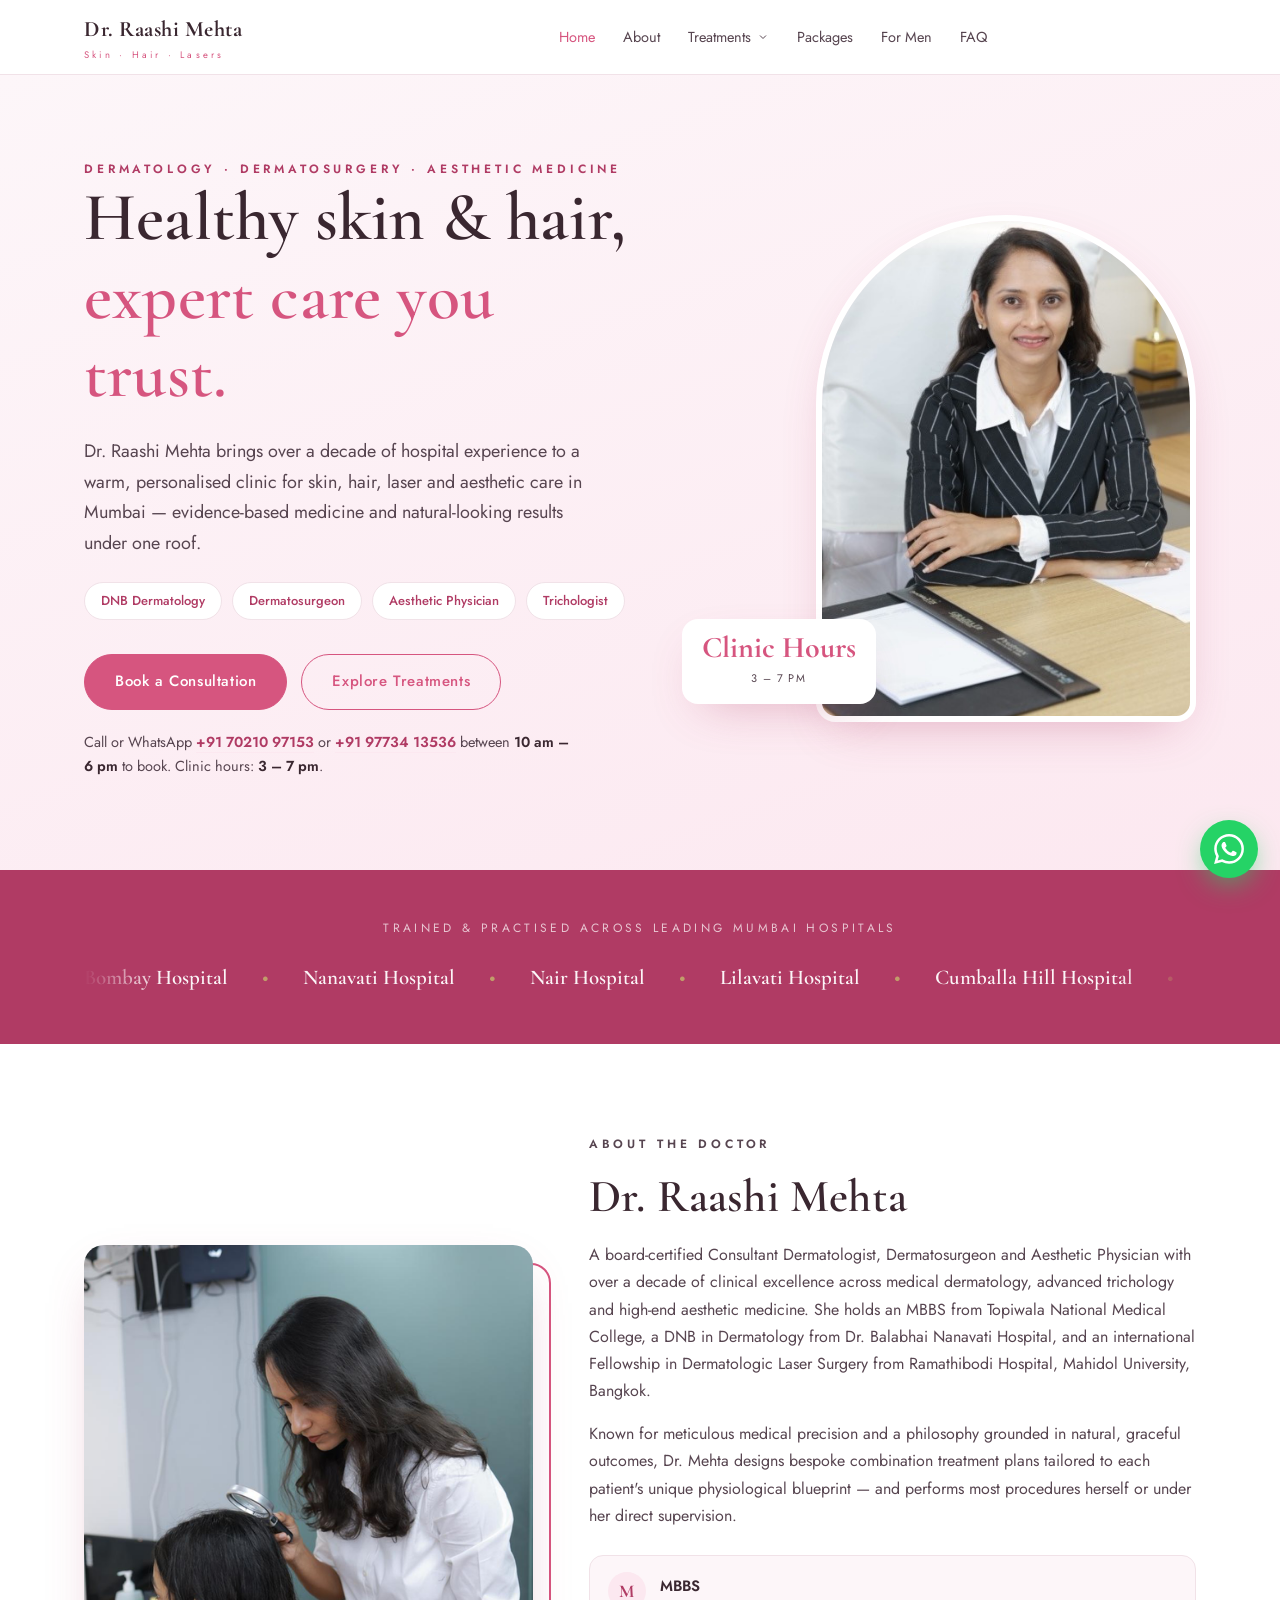
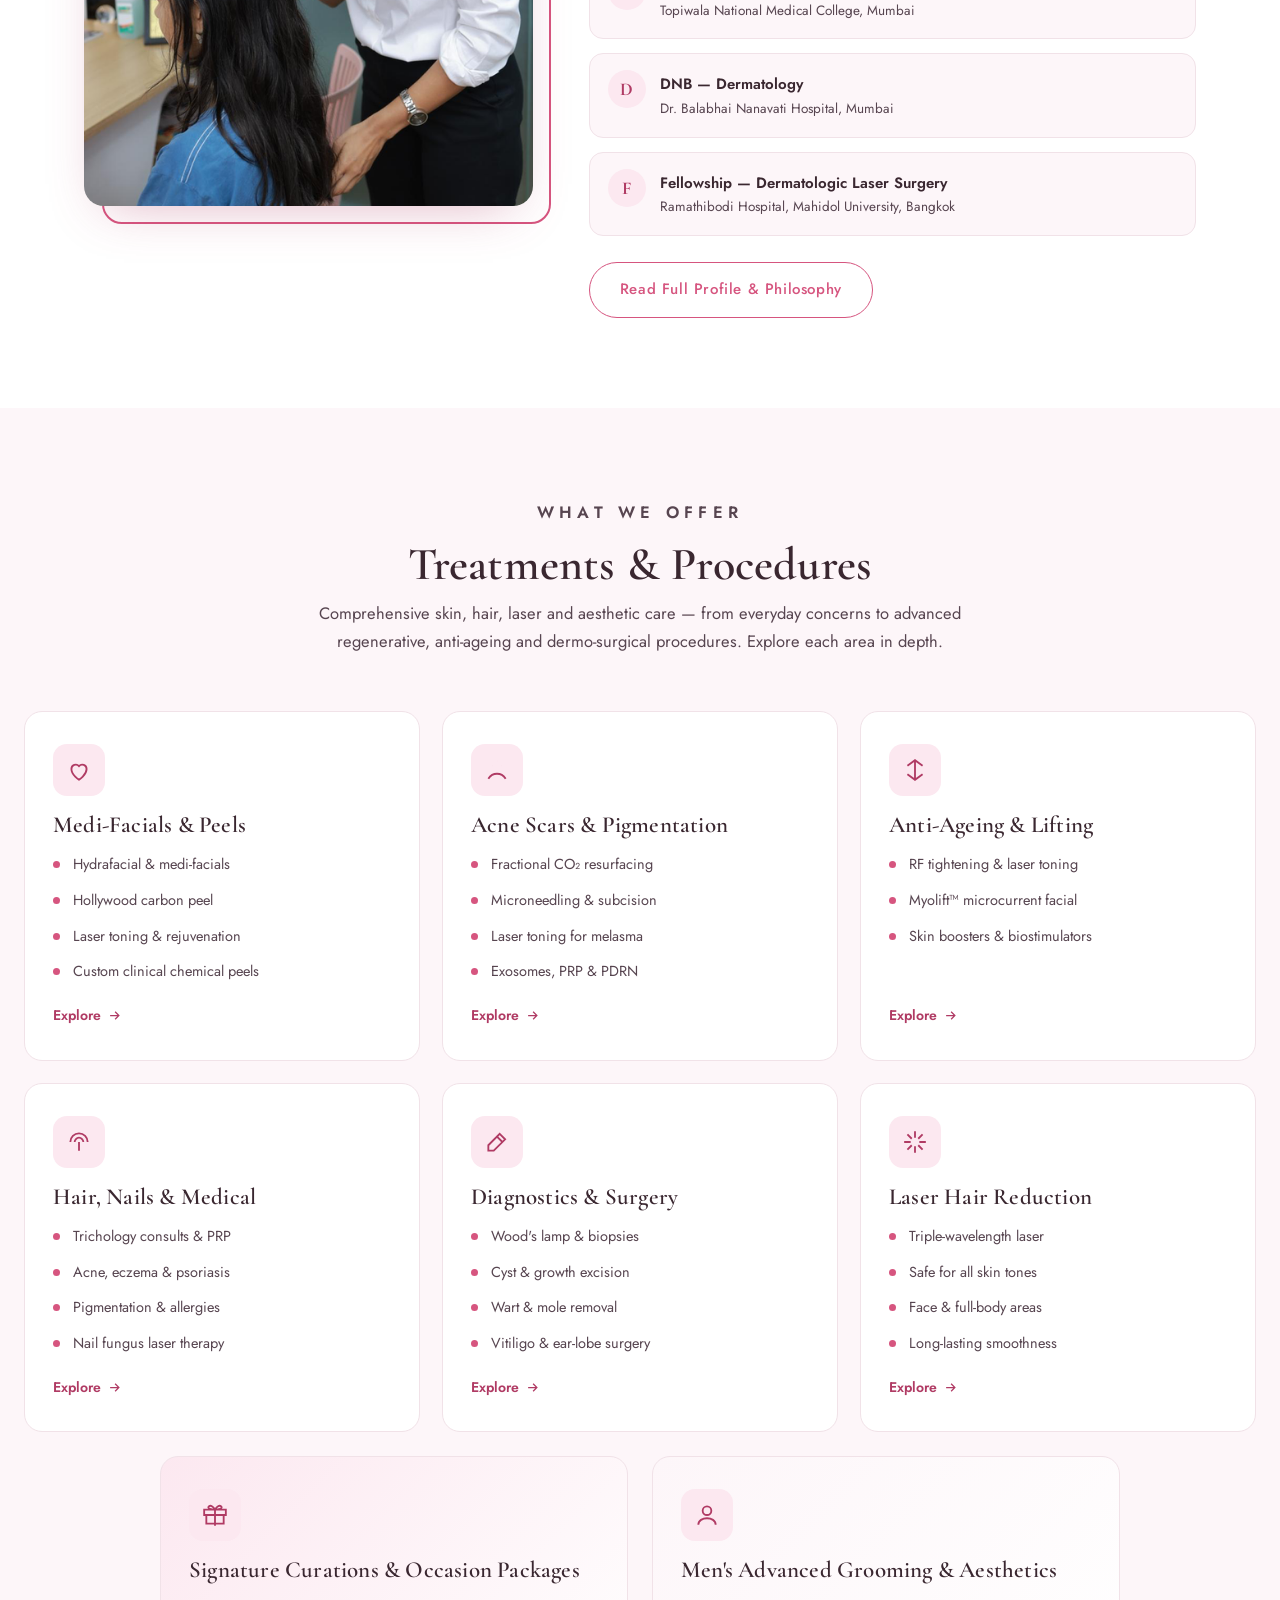
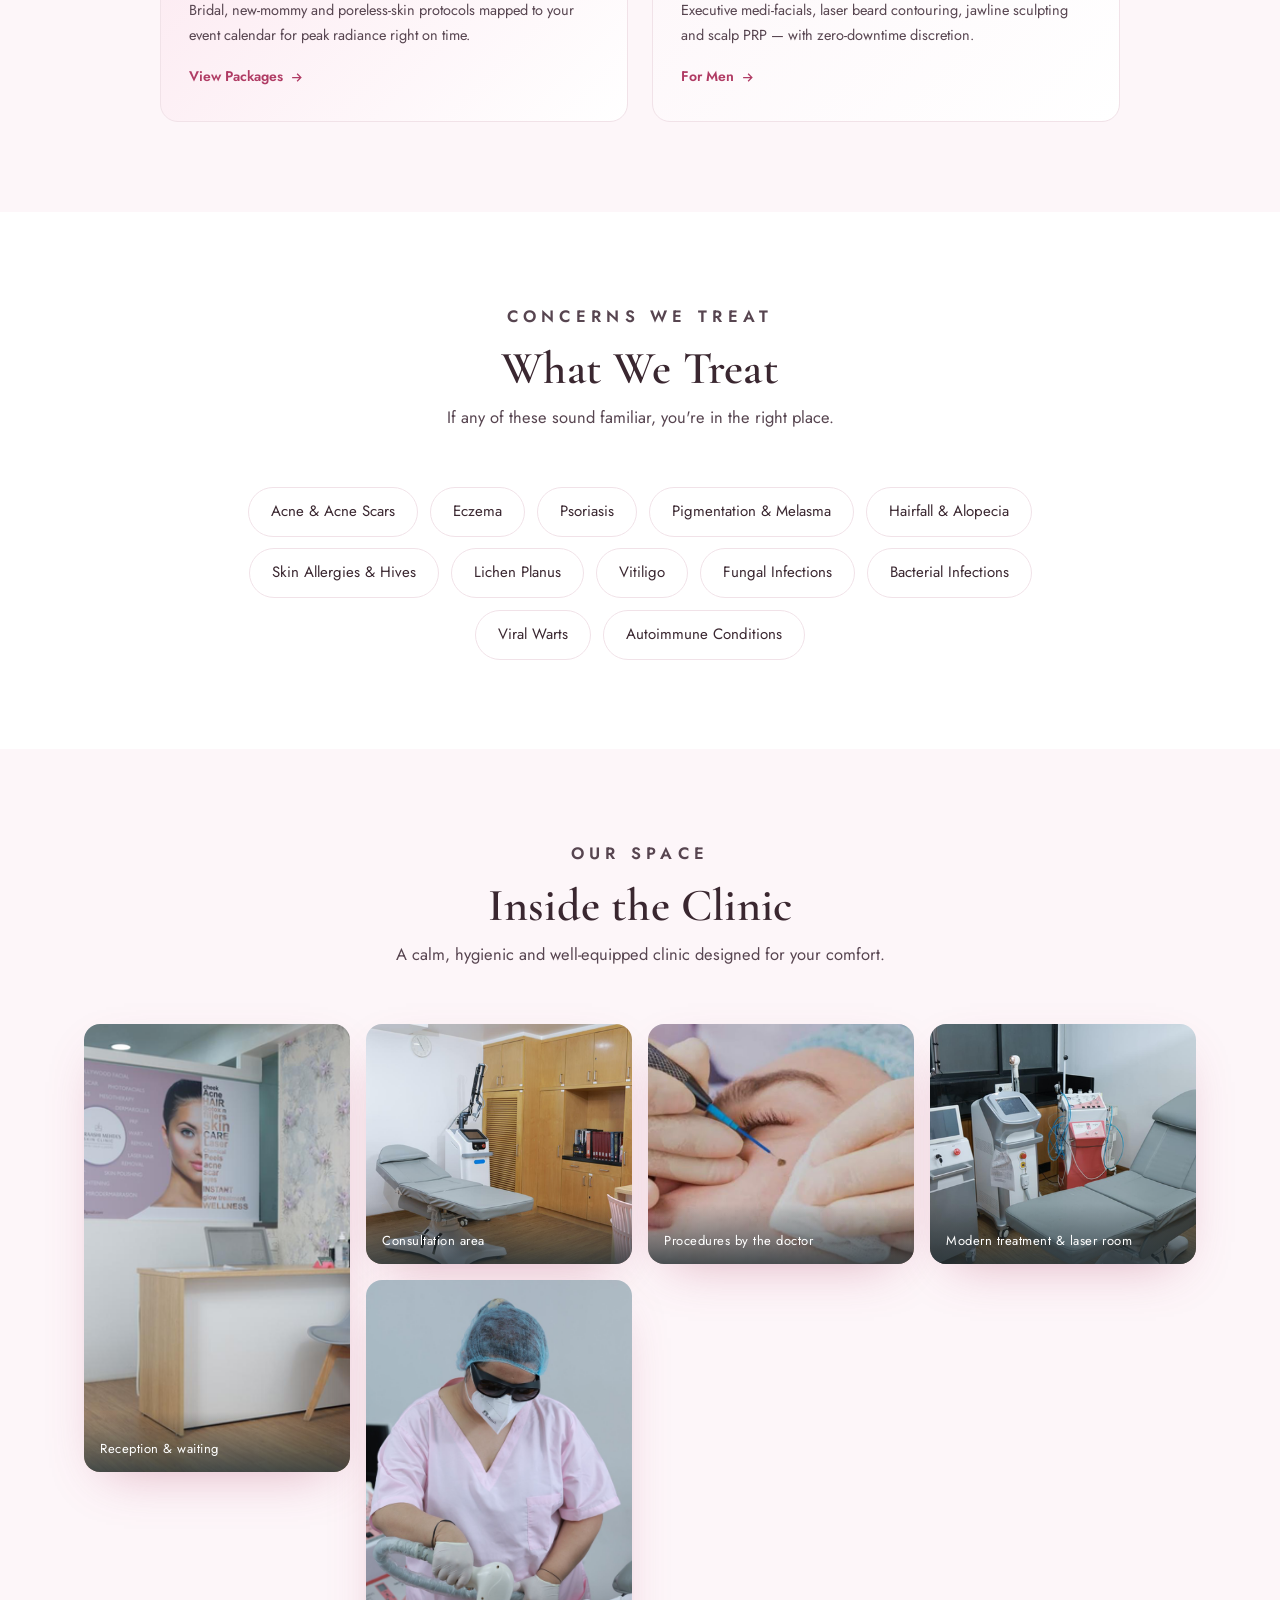
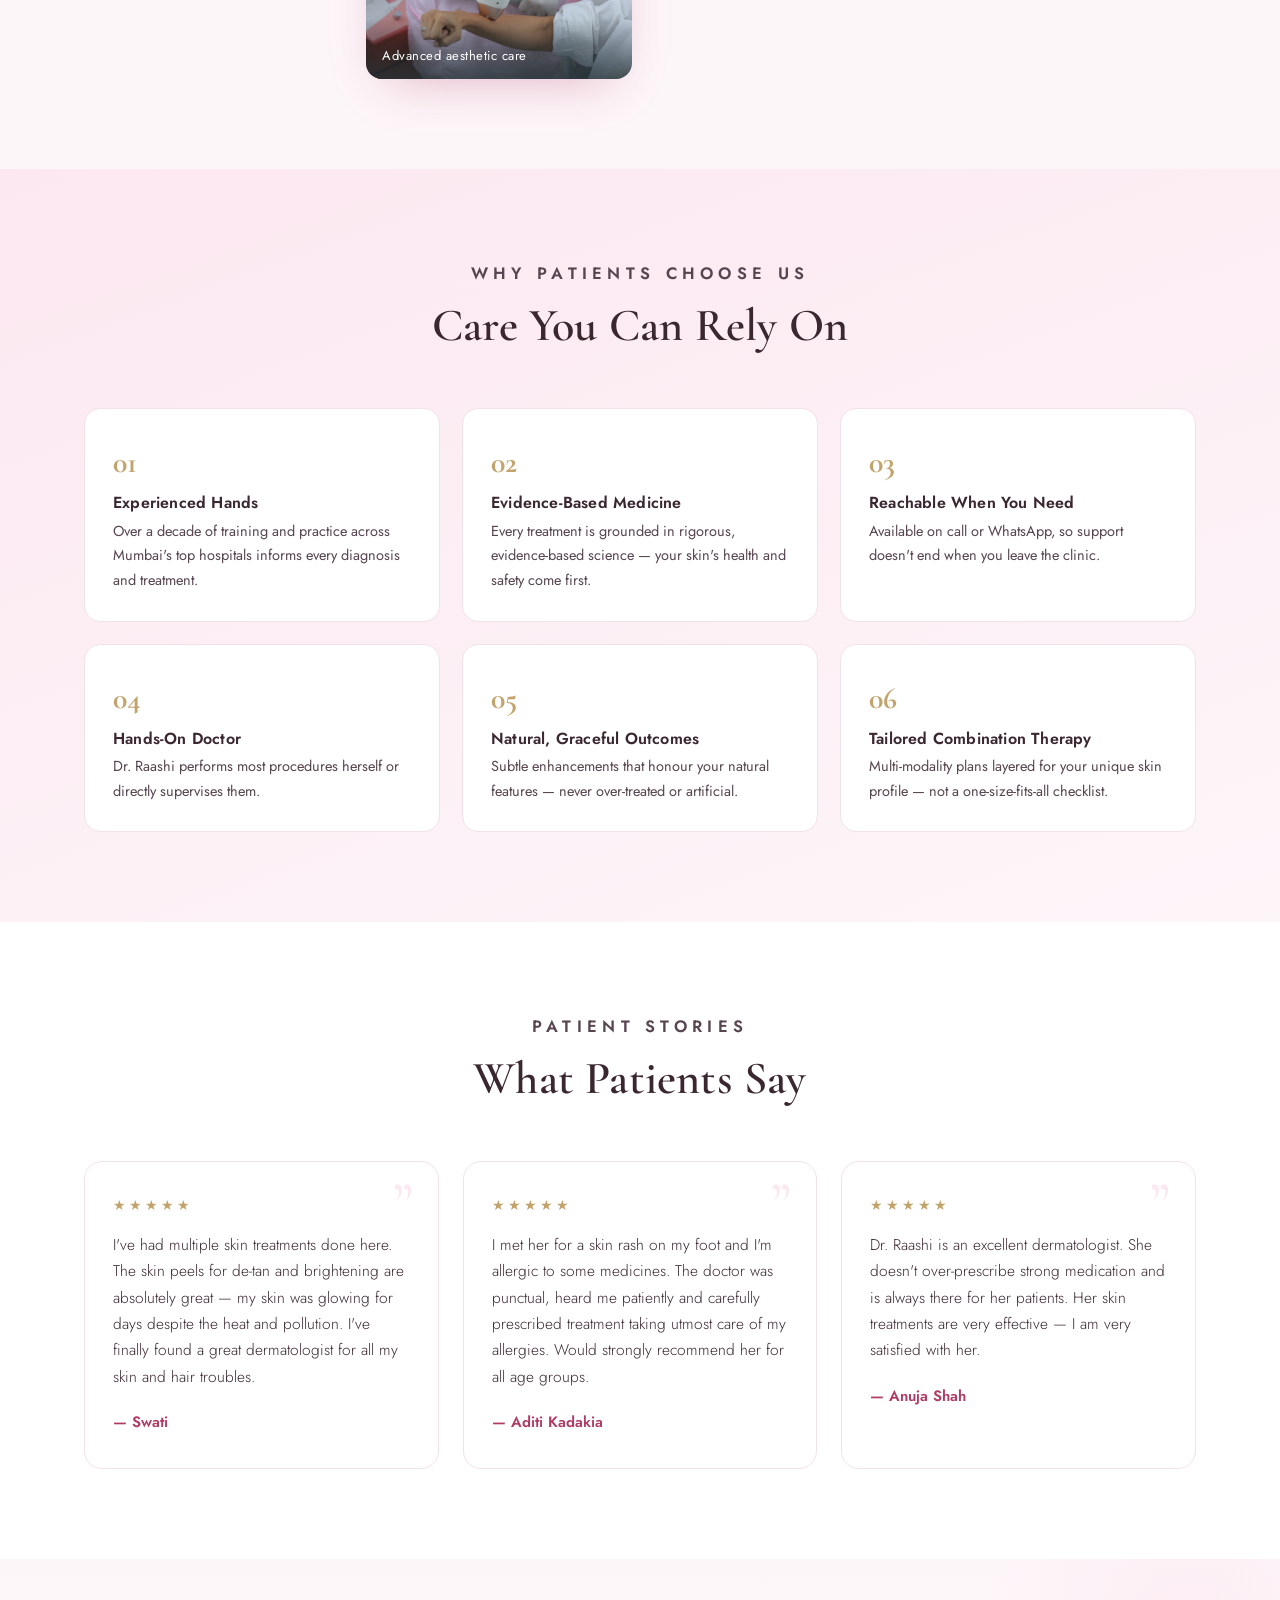
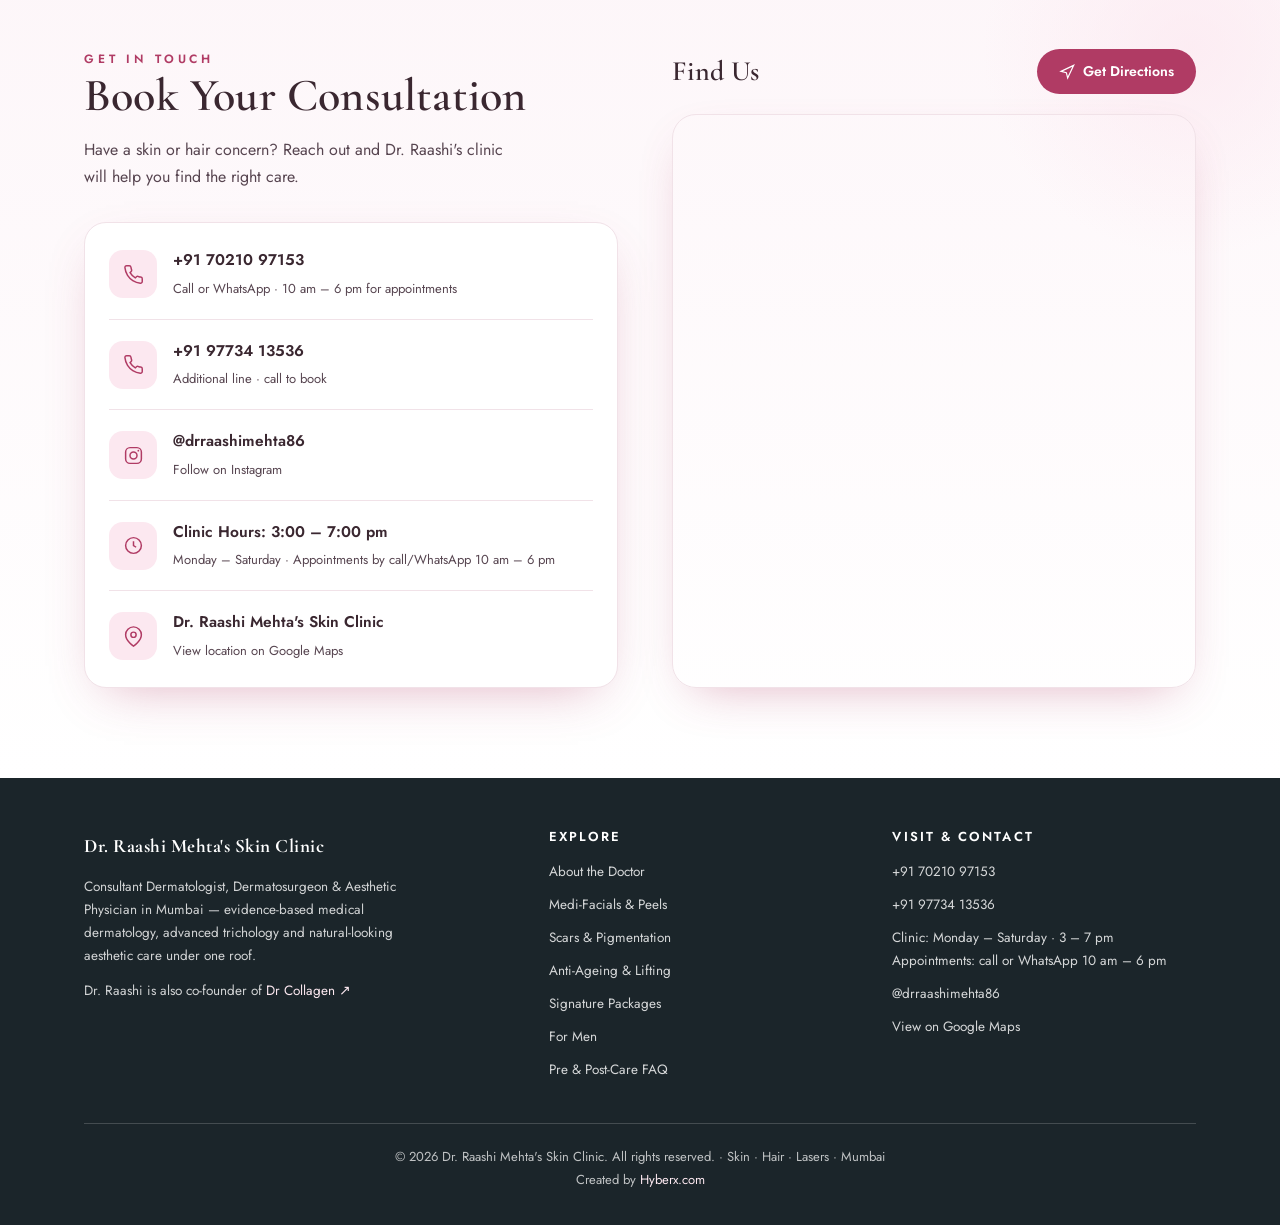
<file: index.html>
<!DOCTYPE html>
<html lang="en">
<head>
<meta charset="UTF-8">
<meta name="viewport" content="width=device-width, initial-scale=1.0">
<title>Dr. Raashi Mehta's Skin Clinic | Dermatologist, Dermatosurgeon & Aesthetic Physician — Mumbai</title>
<meta name="description" content="Dr. Raashi Mehta (DNB Dermatology) — Consultant Dermatologist, Dermatosurgeon & Aesthetic Physician in Mumbai. Medical dermatology, trichology, lasers, anti-ageing and aesthetic care. Book a consultation.">
<meta name="author" content="Dr. Raashi Mehta's Skin Clinic">
<meta name="theme-color" content="#b03b64">
<meta name="robots" content="index, follow">
<link rel="canonical" href="https://drraashimehta.com/">
<meta property="og:type" content="website">
<meta property="og:site_name" content="Dr. Raashi Mehta's Skin Clinic">
<meta property="og:title" content="Dr. Raashi Mehta's Skin Clinic | Dermatologist & Aesthetic Physician, Mumbai">
<meta property="og:description" content="Evidence-based medical dermatology, advanced trichology, lasers and natural-looking aesthetic care under one roof in Mumbai.">
<meta property="og:image" content="assets/doctor.png">
<meta property="og:locale" content="en_IN">
<meta name="twitter:card" content="summary_large_image">
<meta name="twitter:title" content="Dr. Raashi Mehta's Skin Clinic | Dermatologist & Aesthetic Physician, Mumbai">
<meta name="twitter:description" content="Skin, hair, laser and aesthetic care in Mumbai — medical and aesthetic dermatology under one roof.">
<meta name="twitter:image" content="assets/doctor.png">
<link rel="icon" href="assets/logo-icon.png">
<link rel="preconnect" href="https://fonts.googleapis.com">
<link rel="preconnect" href="https://fonts.gstatic.com" crossorigin>
<link href="https://fonts.googleapis.com/css2?family=Cormorant+Garamond:wght@500;600;700&family=Jost:wght@300;400;500;600&display=swap" rel="stylesheet">
<link rel="stylesheet" href="assets/site.css">
<script type="application/ld+json">
{
  "@context": "https://schema.org",
  "@type": ["MedicalClinic","Physician"],
  "name": "Dr. Raashi Mehta's Skin Clinic",
  "description": "Consultant Dermatologist, Dermatosurgeon & Aesthetic Physician in Mumbai offering medical dermatology, trichology, laser and aesthetic treatments.",
  "medicalSpecialty": "Dermatology",
  "image": "https://drraashimehta.com/assets/doctor.png",
  "url": "https://drraashimehta.com/",
  "telephone": "+91-70210-97153",
  "priceRange": "$$",
  "address": {"@type": "PostalAddress","addressLocality": "Mumbai","addressRegion": "Maharashtra","addressCountry": "IN"},
  "openingHours": "Mo-Sa 15:00-19:00",
  "sameAs": ["https://instagram.com/drraashimehta86"]
}
</script>
</head>
<body>
<a class="skip-link" href="#top">Skip to content</a>

<header>
  <div class="wrap">
    <nav>
      <a class="brand" href="index.html">
        <span>Dr. Raashi Mehta<small>Skin · Hair · Lasers</small></span>
      </a>
      <div class="navlinks" id="nav">
        <a href="index.html" class="active">Home</a>
        <a href="about.html">About</a>
        <div class="dropdown">
          <button aria-haspopup="true" aria-expanded="false">Treatments
            <svg viewBox="0 0 24 24"><path d="M6 9l6 6 6-6"/></svg>
          </button>
          <div class="dropdown-menu">
            <a href="facials-peels.html">Medi-Facials &amp; Peels<small>Hydrafacials, carbon peels, laser toning</small></a>
            <a href="scars-pigmentation.html">Acne Scars &amp; Pigmentation<small>Resurfacing, subcision, melanin control</small></a>
            <a href="anti-ageing.html">Anti-Ageing &amp; Lifting<small>RF, microcurrent, injectables</small></a>
            <a href="hair-medical.html">Hair, Nails &amp; Medical<small>Trichology, PRP, medical dermatology</small></a>
            <a href="diagnostics-surgery.html">Diagnostics &amp; Surgery<small>Biopsies &amp; dermo-surgical care</small></a>
            <a href="laser-hair.html">Laser Hair Reduction<small>Triple-wavelength, all skin types</small></a>
          </div>
        </div>
        <a href="packages.html">Packages</a>
        <a href="mens.html">For Men</a>
        <a href="faq.html">FAQ</a>
        <a class="btn" href="#contact">Book a Consultation</a>
      </div>
      <button class="menu-btn" id="menuBtn" aria-label="Menu" aria-expanded="false" aria-controls="nav">☰</button>
    </nav>
  </div>
</header>

<!-- HERO -->
<section class="hero" id="top" style="padding:0">
  <div class="wrap">
    <div class="hero-grid">
      <div class="reveal in">
        <p class="eyebrow">Dermatology · Dermatosurgery · Aesthetic Medicine</p>
        <h1>Healthy skin &amp; hair,<em>expert care you trust.</em></h1>
        <p class="lead">Dr. Raashi Mehta brings over a decade of hospital experience to a warm, personalised clinic for skin, hair, laser and aesthetic care in Mumbai — evidence-based medicine and natural-looking results under one roof.</p>
        <div class="creds">
          <span>DNB Dermatology</span>
          <span>Dermatosurgeon</span>
          <span>Aesthetic Physician</span>
          <span>Trichologist</span>
        </div>
        <div class="hero-actions">
          <a class="btn" href="#contact">Book a Consultation</a>
          <a class="btn btn-ghost" href="#services">Explore Treatments</a>
        </div>
        <p class="booking-note">Call or WhatsApp <a href="tel:+917021097153">+91 70210 97153</a> or <a href="tel:+919773413536">+91 97734 13536</a> between <b>10 am – 6 pm</b> to book. Clinic hours: <b>3 – 7 pm</b>.</p>
      </div>
      <div class="hero-photo reveal in">
        <div class="frame"><img src="assets/doctor.png" alt="Dr. Raashi Mehta, Consultant Dermatologist" fetchpriority="high" decoding="async"></div>
        <div class="badge"><b>Clinic Hours</b><small>3 – 7 pm</small></div>
      </div>
    </div>
  </div>
</section>

<!-- HOSPITALS -->
<div class="hospitals">
  <div class="wrap">
    <p class="intro">Trained &amp; practised across leading Mumbai hospitals</p>
    <div class="marquee">
      <div class="marquee-track">
        <span>Bombay Hospital</span>
        <span>Nanavati Hospital</span>
        <span>Nair Hospital</span>
        <span>Lilavati Hospital</span>
        <span>Cumballa Hill Hospital</span>
        <span>Masina Hospital</span>
        <span aria-hidden="true">Bombay Hospital</span>
        <span aria-hidden="true">Nanavati Hospital</span>
        <span aria-hidden="true">Nair Hospital</span>
        <span aria-hidden="true">Lilavati Hospital</span>
        <span aria-hidden="true">Cumballa Hill Hospital</span>
        <span aria-hidden="true">Masina Hospital</span>
      </div>
    </div>
  </div>
</div>

<!-- ABOUT teaser -->
<section id="about">
  <div class="wrap about">
    <div class="about-grid">
      <div class="about-img reveal">
        <img src="assets/consult.png" alt="Dr. Raashi Mehta consulting a patient" loading="lazy" decoding="async">
        <div class="accent"></div>
      </div>
      <div class="reveal">
        <p class="eyebrow">About the Doctor</p>
        <h2>Dr. Raashi Mehta</h2>
        <p>A board-certified Consultant Dermatologist, Dermatosurgeon and Aesthetic Physician with over a decade of clinical excellence across medical dermatology, advanced trichology and high-end aesthetic medicine. She holds an MBBS from Topiwala National Medical College, a DNB in Dermatology from Dr. Balabhai Nanavati Hospital, and an international Fellowship in Dermatologic Laser Surgery from Ramathibodi Hospital, Mahidol University, Bangkok.</p>
        <p>Known for meticulous medical precision and a philosophy grounded in natural, graceful outcomes, Dr. Mehta designs bespoke combination treatment plans tailored to each patient's unique physiological blueprint — and performs most procedures herself or under her direct supervision.</p>
        <div class="edu">
          <div class="edu-item"><div class="dot">M</div><div><b>MBBS</b><small>Topiwala National Medical College, Mumbai</small></div></div>
          <div class="edu-item"><div class="dot">D</div><div><b>DNB — Dermatology</b><small>Dr. Balabhai Nanavati Hospital, Mumbai</small></div></div>
          <div class="edu-item"><div class="dot">F</div><div><b>Fellowship — Dermatologic Laser Surgery</b><small>Ramathibodi Hospital, Mahidol University, Bangkok</small></div></div>
        </div>
        <div style="margin-top:26px"><a class="btn btn-ghost" href="about.html">Read Full Profile &amp; Philosophy</a></div>
      </div>
    </div>
  </div>
</section>

<!-- SERVICES overview -->
<section id="services" class="bg-soft">
  <div class="wrap">
    <div class="sec-head reveal">
      <p class="eyebrow">What We Offer</p>
      <h2>Treatments &amp; Procedures</h2>
      <p>Comprehensive skin, hair, laser and aesthetic care — from everyday concerns to advanced regenerative, anti-ageing and dermo-surgical procedures. Explore each area in depth.</p>
    </div>
    <div class="cards">
      <a class="card reveal" href="facials-peels.html">
        <div class="ico"><svg viewBox="0 0 24 24"><path d="M12 21s-7-4.6-7-10a4 4 0 0 1 7-2.6A4 4 0 0 1 19 11c0 5.4-7 10-7 10z"/></svg></div>
        <h3>Medi-Facials &amp; Peels</h3>
        <ul>
          <li>Hydrafacial &amp; medi-facials</li>
          <li>Hollywood carbon peel</li>
          <li>Laser toning &amp; rejuvenation</li>
          <li>Custom clinical chemical peels</li>
        </ul>
        <span class="card-link">Explore <svg viewBox="0 0 24 24"><path d="M5 12h14M13 6l6 6-6 6"/></svg></span>
      </a>
      <a class="card reveal" href="scars-pigmentation.html">
        <div class="ico"><svg viewBox="0 0 24 24"><path d="M4 20c4-6 12-6 16 0M8 8h.01M16 8h.01M12 4h.01"/></svg></div>
        <h3>Acne Scars &amp; Pigmentation</h3>
        <ul>
          <li>Fractional CO₂ resurfacing</li>
          <li>Microneedling &amp; subcision</li>
          <li>Laser toning for melasma</li>
          <li>Exosomes, PRP &amp; PDRN</li>
        </ul>
        <span class="card-link">Explore <svg viewBox="0 0 24 24"><path d="M5 12h14M13 6l6 6-6 6"/></svg></span>
      </a>
      <a class="card reveal" href="anti-ageing.html">
        <div class="ico"><svg viewBox="0 0 24 24"><path d="M12 3v18M5 8l7-5 7 5M5 16l7 5 7-5"/></svg></div>
        <h3>Anti-Ageing &amp; Lifting</h3>
        <ul>
          <li>RF tightening &amp; laser toning</li>
          <li>Myolift™ microcurrent facial</li>
          <li>Skin boosters &amp; biostimulators</li>
        </ul>
        <span class="card-link">Explore <svg viewBox="0 0 24 24"><path d="M5 12h14M13 6l6 6-6 6"/></svg></span>
      </a>
      <a class="card reveal" href="hair-medical.html">
        <div class="ico"><svg viewBox="0 0 24 24"><path d="M4 12a8 8 0 0 1 16 0"/><path d="M8 12c0-2 1.8-4 4-4s4 2 4 4"/><path d="M12 12v8"/></svg></div>
        <h3>Hair, Nails &amp; Medical</h3>
        <ul>
          <li>Trichology consults &amp; PRP</li>
          <li>Acne, eczema &amp; psoriasis</li>
          <li>Pigmentation &amp; allergies</li>
          <li>Nail fungus laser therapy</li>
        </ul>
        <span class="card-link">Explore <svg viewBox="0 0 24 24"><path d="M5 12h14M13 6l6 6-6 6"/></svg></span>
      </a>
      <a class="card reveal" href="diagnostics-surgery.html">
        <div class="ico"><svg viewBox="0 0 24 24"><path d="M14.5 4.5l5 5L9 20H4v-5z"/><path d="M12 7l5 5"/></svg></div>
        <h3>Diagnostics &amp; Surgery</h3>
        <ul>
          <li>Wood's lamp &amp; biopsies</li>
          <li>Cyst &amp; growth excision</li>
          <li>Wart &amp; mole removal</li>
          <li>Vitiligo &amp; ear-lobe surgery</li>
        </ul>
        <span class="card-link">Explore <svg viewBox="0 0 24 24"><path d="M5 12h14M13 6l6 6-6 6"/></svg></span>
      </a>
      <a class="card reveal" href="laser-hair.html">
        <div class="ico"><svg viewBox="0 0 24 24"><path d="M12 2v6M12 16v6M2 12h6M16 12h6M5 5l4 4M15 15l4 4M19 5l-4 4M9 15l-4 4"/></svg></div>
        <h3>Laser Hair Reduction</h3>
        <ul>
          <li>Triple-wavelength laser</li>
          <li>Safe for all skin tones</li>
          <li>Face &amp; full-body areas</li>
          <li>Long-lasting smoothness</li>
        </ul>
        <span class="card-link">Explore <svg viewBox="0 0 24 24"><path d="M5 12h14M13 6l6 6-6 6"/></svg></span>
      </a>
    </div>
    <div class="split" style="margin-top:24px">
      <a class="card reveal" href="packages.html" style="background:linear-gradient(135deg,var(--teal-soft),#fff)">
        <div class="ico"><svg viewBox="0 0 24 24"><path d="M20 12v8H4v-8M2 7h20v5H2zM12 22V7M12 7S9 2 6.5 4 9 7 12 7zM12 7s3-5 5.5-3S15 7 12 7z"/></svg></div>
        <h3>Signature Curations &amp; Occasion Packages</h3>
        <p style="color:var(--muted);font-size:14.5px;margin-bottom:18px">Bridal, new-mommy and poreless-skin protocols mapped to your event calendar for peak radiance right on time.</p>
        <span class="card-link">View Packages <svg viewBox="0 0 24 24"><path d="M5 12h14M13 6l6 6-6 6"/></svg></span>
      </a>
      <a class="card reveal" href="mens.html" style="background:linear-gradient(135deg,var(--cream),#fff)">
        <div class="ico"><svg viewBox="0 0 24 24"><circle cx="12" cy="8" r="4"/><path d="M4 21c0-4 4-6 8-6s8 2 8 6"/></svg></div>
        <h3>Men's Advanced Grooming &amp; Aesthetics</h3>
        <p style="color:var(--muted);font-size:14.5px;margin-bottom:18px">Executive medi-facials, laser beard contouring, jawline sculpting and scalp PRP — with zero-downtime discretion.</p>
        <span class="card-link">For Men <svg viewBox="0 0 24 24"><path d="M5 12h14M13 6l6 6-6 6"/></svg></span>
      </a>
    </div>
  </div>
</section>

<!-- CONDITIONS -->
<section id="conditions">
  <div class="wrap">
    <div class="sec-head reveal">
      <p class="eyebrow">Concerns We Treat</p>
      <h2>What We Treat</h2>
      <p>If any of these sound familiar, you're in the right place.</p>
    </div>
    <div class="cond reveal">
      <span>Acne &amp; Acne Scars</span><span>Eczema</span><span>Psoriasis</span><span>Pigmentation &amp; Melasma</span>
      <span>Hairfall &amp; Alopecia</span><span>Skin Allergies &amp; Hives</span><span>Lichen Planus</span>
      <span>Vitiligo</span><span>Fungal Infections</span><span>Bacterial Infections</span>
      <span>Viral Warts</span><span>Autoimmune Conditions</span>
    </div>
  </div>
</section>

<!-- GALLERY -->
<section id="gallery" class="bg-soft">
  <div class="wrap">
    <div class="sec-head reveal">
      <p class="eyebrow">Our Space</p>
      <h2>Inside the Clinic</h2>
      <p>A calm, hygienic and well-equipped clinic designed for your comfort.</p>
    </div>
    <div class="gallery reveal">
      <figure class="tall"><img src="assets/clinic3.png" alt="Reception and waiting area" loading="lazy" decoding="async"><figcaption>Reception &amp; waiting</figcaption></figure>
      <figure><img src="assets/clinic1.png" alt="Consultation area" loading="lazy" decoding="async"><figcaption>Consultation area</figcaption></figure>
      <figure><img src="assets/procedure1.png" alt="Procedure in progress" loading="lazy" decoding="async"><figcaption>Procedures by the doctor</figcaption></figure>
      <figure><img src="assets/clinic2.png" alt="Modern treatment and laser room" loading="lazy" decoding="async"><figcaption>Modern treatment &amp; laser room</figcaption></figure>
      <figure class="tall"><img src="assets/procedure2.png" alt="Aesthetic procedure" loading="lazy" decoding="async"><figcaption>Advanced aesthetic care</figcaption></figure>
    </div>
  </div>
</section>

<!-- WHY -->
<section id="why" class="why">
  <div class="wrap">
    <div class="sec-head reveal">
      <p class="eyebrow">Why Patients Choose Us</p>
      <h2>Care You Can Rely On</h2>
    </div>
    <div class="usp">
      <div class="item reveal"><div class="n">01</div><h4>Experienced Hands</h4><p>Over a decade of training and practice across Mumbai's top hospitals informs every diagnosis and treatment.</p></div>
      <div class="item reveal"><div class="n">02</div><h4>Evidence-Based Medicine</h4><p>Every treatment is grounded in rigorous, evidence-based science — your skin's health and safety come first.</p></div>
      <div class="item reveal"><div class="n">03</div><h4>Reachable When You Need</h4><p>Available on call or WhatsApp, so support doesn't end when you leave the clinic.</p></div>
      <div class="item reveal"><div class="n">04</div><h4>Hands-On Doctor</h4><p>Dr. Raashi performs most procedures herself or directly supervises them.</p></div>
      <div class="item reveal"><div class="n">05</div><h4>Natural, Graceful Outcomes</h4><p>Subtle enhancements that honour your natural features — never over-treated or artificial.</p></div>
      <div class="item reveal"><div class="n">06</div><h4>Tailored Combination Therapy</h4><p>Multi-modality plans layered for your unique skin profile — not a one-size-fits-all checklist.</p></div>
    </div>
  </div>
</section>

<!-- REVIEWS -->
<section id="reviews">
  <div class="wrap">
    <div class="sec-head reveal">
      <p class="eyebrow">Patient Stories</p>
      <h2>What Patients Say</h2>
    </div>
    <div class="quotes">
      <div class="quote reveal">
        <div class="mark">&rdquo;</div>
        <div class="stars">★★★★★</div>
        <p>I've had multiple skin treatments done here. The skin peels for de-tan and brightening are absolutely great — my skin was glowing for days despite the heat and pollution. I've finally found a great dermatologist for all my skin and hair troubles.</p>
        <div class="who">— Swati</div>
      </div>
      <div class="quote reveal">
        <div class="mark">&rdquo;</div>
        <div class="stars">★★★★★</div>
        <p>I met her for a skin rash on my foot and I'm allergic to some medicines. The doctor was punctual, heard me patiently and carefully prescribed treatment taking utmost care of my allergies. Would strongly recommend her for all age groups.</p>
        <div class="who">— Aditi Kadakia</div>
      </div>
      <div class="quote reveal">
        <div class="mark">&rdquo;</div>
        <div class="stars">★★★★★</div>
        <p>Dr. Raashi is an excellent dermatologist. She doesn't over-prescribe strong medication and is always there for her patients. Her skin treatments are very effective — I am very satisfied with her.</p>
        <div class="who">— Anuja Shah</div>
      </div>
    </div>
  </div>
</section>

<!-- CONTACT -->
<section id="contact" class="contact">
  <div class="wrap">
    <div class="contact-grid">
      <div class="reveal">
        <p class="eyebrow" style="color:var(--teal-dark)">Get In Touch</p>
        <h2>Book Your Consultation</h2>
        <p class="sub">Have a skin or hair concern? Reach out and Dr. Raashi's clinic will help you find the right care.</p>
        <div class="cinfo">
          <a href="tel:+917021097153">
            <span class="ic"><svg viewBox="0 0 24 24"><path d="M22 16.9v3a2 2 0 0 1-2.2 2 19.8 19.8 0 0 1-8.6-3 19.5 19.5 0 0 1-6-6 19.8 19.8 0 0 1-3-8.7A2 2 0 0 1 4.1 2h3a2 2 0 0 1 2 1.7c.1 1 .4 1.9.7 2.8a2 2 0 0 1-.5 2.1L8.1 9.9a16 16 0 0 0 6 6l1.3-1.3a2 2 0 0 1 2.1-.4c.9.3 1.8.6 2.8.7a2 2 0 0 1 1.7 2z"/></svg></span>
            <span><b>+91 70210 97153</b><small>Call or WhatsApp · 10 am – 6 pm for appointments</small></span>
          </a>
          <a href="tel:+919773413536">
            <span class="ic"><svg viewBox="0 0 24 24"><path d="M22 16.9v3a2 2 0 0 1-2.2 2 19.8 19.8 0 0 1-8.6-3 19.5 19.5 0 0 1-6-6 19.8 19.8 0 0 1-3-8.7A2 2 0 0 1 4.1 2h3a2 2 0 0 1 2 1.7c.1 1 .4 1.9.7 2.8a2 2 0 0 1-.5 2.1L8.1 9.9a16 16 0 0 0 6 6l1.3-1.3a2 2 0 0 1 2.1-.4c.9.3 1.8.6 2.8.7a2 2 0 0 1 1.7 2z"/></svg></span>
            <span><b>+91 97734 13536</b><small>Additional line · call to book</small></span>
          </a>
          <a href="https://instagram.com/drraashimehta86" target="_blank" rel="noopener">
            <span class="ic"><svg viewBox="0 0 24 24"><rect x="3" y="3" width="18" height="18" rx="5"/><circle cx="12" cy="12" r="4"/><circle cx="17.5" cy="6.5" r="1" fill="var(--teal-dark)" stroke="none"/></svg></span>
            <span><b>@drraashimehta86</b><small>Follow on Instagram</small></span>
          </a>
          <div>
            <span class="ic"><svg viewBox="0 0 24 24"><circle cx="12" cy="12" r="9"/><path d="M12 7v5l3 2"/></svg></span>
            <span><b>Clinic Hours: 3:00 – 7:00 pm</b><small>Monday – Saturday · Appointments by call/WhatsApp 10 am – 6 pm</small></span>
          </div>
          <a href="https://share.google/6kDrmnB6BB6KFeHao" target="_blank" rel="noopener">
            <span class="ic"><svg viewBox="0 0 24 24"><path d="M21 10c0 7-9 13-9 13s-9-6-9-13a9 9 0 0 1 18 0z"/><circle cx="12" cy="10" r="3"/></svg></span>
            <span><b>Dr. Raashi Mehta's Skin Clinic</b><small>View location on Google Maps</small></span>
          </a>
        </div>
      </div>
      <div class="map-wrap reveal">
        <div class="map-head">
          <h3>Find Us</h3>
          <a class="directions" href="https://share.google/6kDrmnB6BB6KFeHao" target="_blank" rel="noopener">
            <svg viewBox="0 0 24 24"><path d="M3 11l19-9-9 19-2-8-8-2z"/></svg>
            Get Directions
          </a>
        </div>
        <div class="map-frame">
          <iframe
            src="https://www.google.com/maps/embed?pb=!1m18!1m12!1m3!1d15092.250270134498!2d72.79076858715817!3d18.972844000000002!2m3!1f0!2f0!3f0!3m2!1i1024!2i768!4f13.1!3m3!1m2!1s0x3be7d1da3b212143%3A0x566b6792ea34be3b!2sDr%20Raashi%20Mehta&#39;s%20Skin%20Clinic!5e0!3m2!1sen!2sin!4v1782479685367!5m2!1sen!2sin"
            title="Map to Dr. Raashi Mehta's Skin Clinic"
            allowfullscreen
            loading="lazy"
            referrerpolicy="strict-origin-when-cross-origin"></iframe>
        </div>
      </div>
    </div>
  </div>
</section>

<footer>
  <div class="wrap">
    <div class="footer-grid">
      <div class="fabout">
        <a class="brand" href="index.html"><span style="font-size:19px;color:#fff;font-family:'Cormorant Garamond';font-weight:700">Dr. Raashi Mehta's Skin Clinic</span></a>
        <p>Consultant Dermatologist, Dermatosurgeon &amp; Aesthetic Physician in Mumbai — evidence-based medical dermatology, advanced trichology and natural-looking aesthetic care under one roof.</p>
        <p style="margin-top:12px">Dr. Raashi is also co-founder of <a href="https://drcollagen.in/" target="_blank" rel="noopener">Dr Collagen &#8599;</a></p>
      </div>
      <div class="fcol">
        <h4>Explore</h4>
        <a href="about.html">About the Doctor</a>
        <a href="facials-peels.html">Medi-Facials &amp; Peels</a>
        <a href="scars-pigmentation.html">Scars &amp; Pigmentation</a>
        <a href="anti-ageing.html">Anti-Ageing &amp; Lifting</a>
        <a href="packages.html">Signature Packages</a>
        <a href="mens.html">For Men</a>
        <a href="faq.html">Pre &amp; Post-Care FAQ</a>
      </div>
      <div class="fcol">
        <h4>Visit &amp; Contact</h4>
        <a href="tel:+917021097153">+91 70210 97153</a>
        <a href="tel:+919773413536">+91 97734 13536</a>
        <p>Clinic: Monday – Saturday · 3 – 7 pm<br>Appointments: call or WhatsApp 10 am – 6 pm</p>
        <a href="https://instagram.com/drraashimehta86" target="_blank" rel="noopener">@drraashimehta86</a>
        <a href="https://share.google/6kDrmnB6BB6KFeHao" target="_blank" rel="noopener">View on Google Maps</a>
      </div>
    </div>
    <div class="fbottom">© <span id="yr"></span> Dr. Raashi Mehta's Skin Clinic. All rights reserved. · Skin · Hair · Lasers · Mumbai<br>Created by <a href="https://hyberx.com" target="_blank" rel="noopener">Hyberx.com</a></div>
  </div>
</footer>

<a class="fab" href="https://wa.me/917021097153" target="_blank" rel="noopener" aria-label="WhatsApp">
  <svg viewBox="0 0 24 24" aria-hidden="true"><path d="M17.472 14.382c-.297-.149-1.758-.867-2.03-.967-.273-.099-.471-.148-.67.15-.197.297-.767.966-.94 1.164-.173.199-.347.223-.644.075-.297-.15-1.255-.463-2.39-1.475-.883-.788-1.48-1.761-1.653-2.059-.173-.297-.018-.458.13-.606.134-.133.298-.347.446-.52.149-.174.198-.298.298-.497.099-.198.05-.371-.025-.52-.075-.149-.669-1.612-.916-2.207-.242-.579-.487-.5-.669-.51-.173-.008-.371-.01-.57-.01-.198 0-.52.074-.792.372-.272.297-1.04 1.016-1.04 2.479 0 1.462 1.065 2.875 1.213 3.074.149.198 2.096 3.2 5.077 4.487.709.306 1.262.489 1.694.625.712.227 1.36.195 1.871.118.571-.085 1.758-.719 2.006-1.413.248-.694.248-1.289.173-1.413-.074-.124-.272-.198-.57-.347m-5.421 7.403h-.004a9.87 9.87 0 01-5.031-1.378l-.361-.214-3.741.982.998-3.648-.235-.374a9.86 9.86 0 01-1.51-5.26c.001-5.45 4.436-9.884 9.888-9.884 2.64 0 5.122 1.03 6.988 2.898a9.825 9.825 0 012.893 6.994c-.003 5.45-4.437 9.884-9.885 9.884m8.413-18.297A11.815 11.815 0 0012.05 0C5.495 0 .16 5.335.157 11.892c0 2.096.547 4.142 1.588 5.945L.057 24l6.305-1.654a11.882 11.882 0 005.683 1.448h.005c6.554 0 11.89-5.335 11.893-11.893a11.821 11.821 0 00-3.48-8.413z"/></svg>
</a>

<script src="assets/site.js"></script>
</body>
</html>
</file>
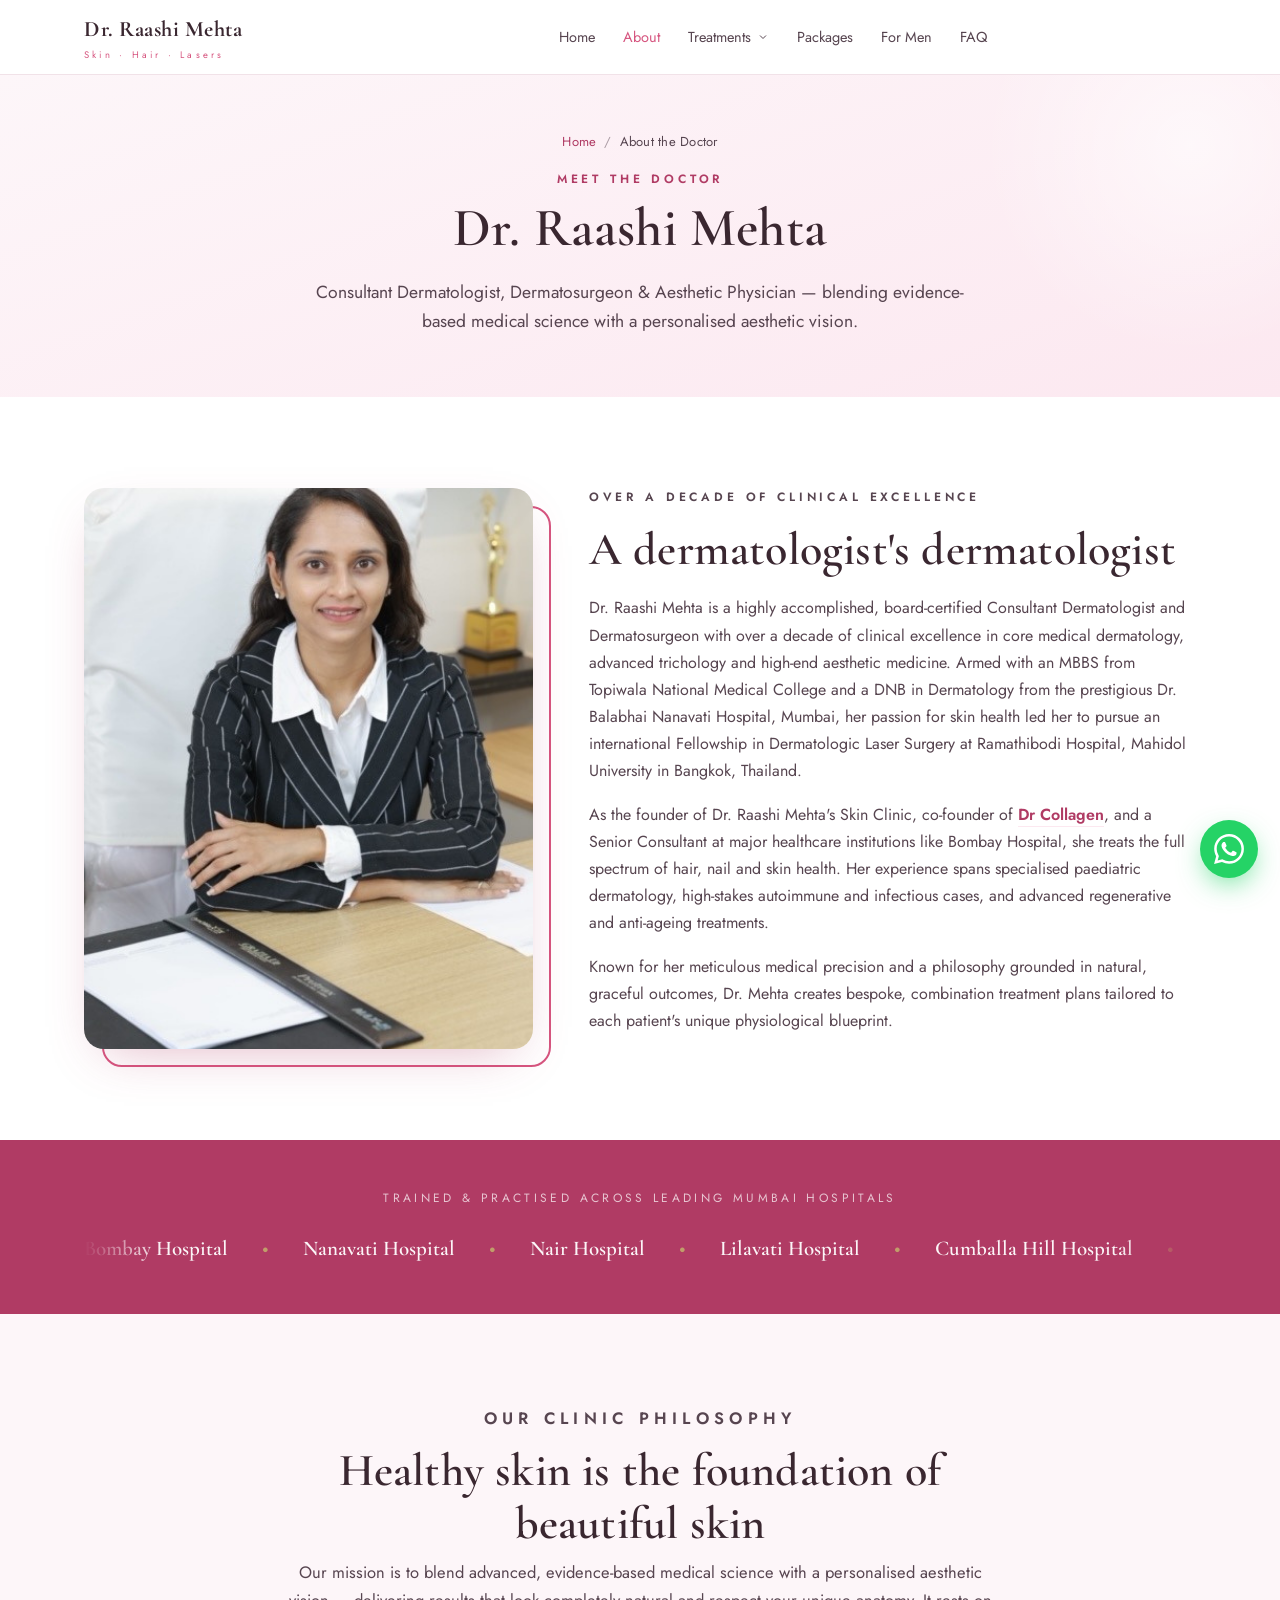
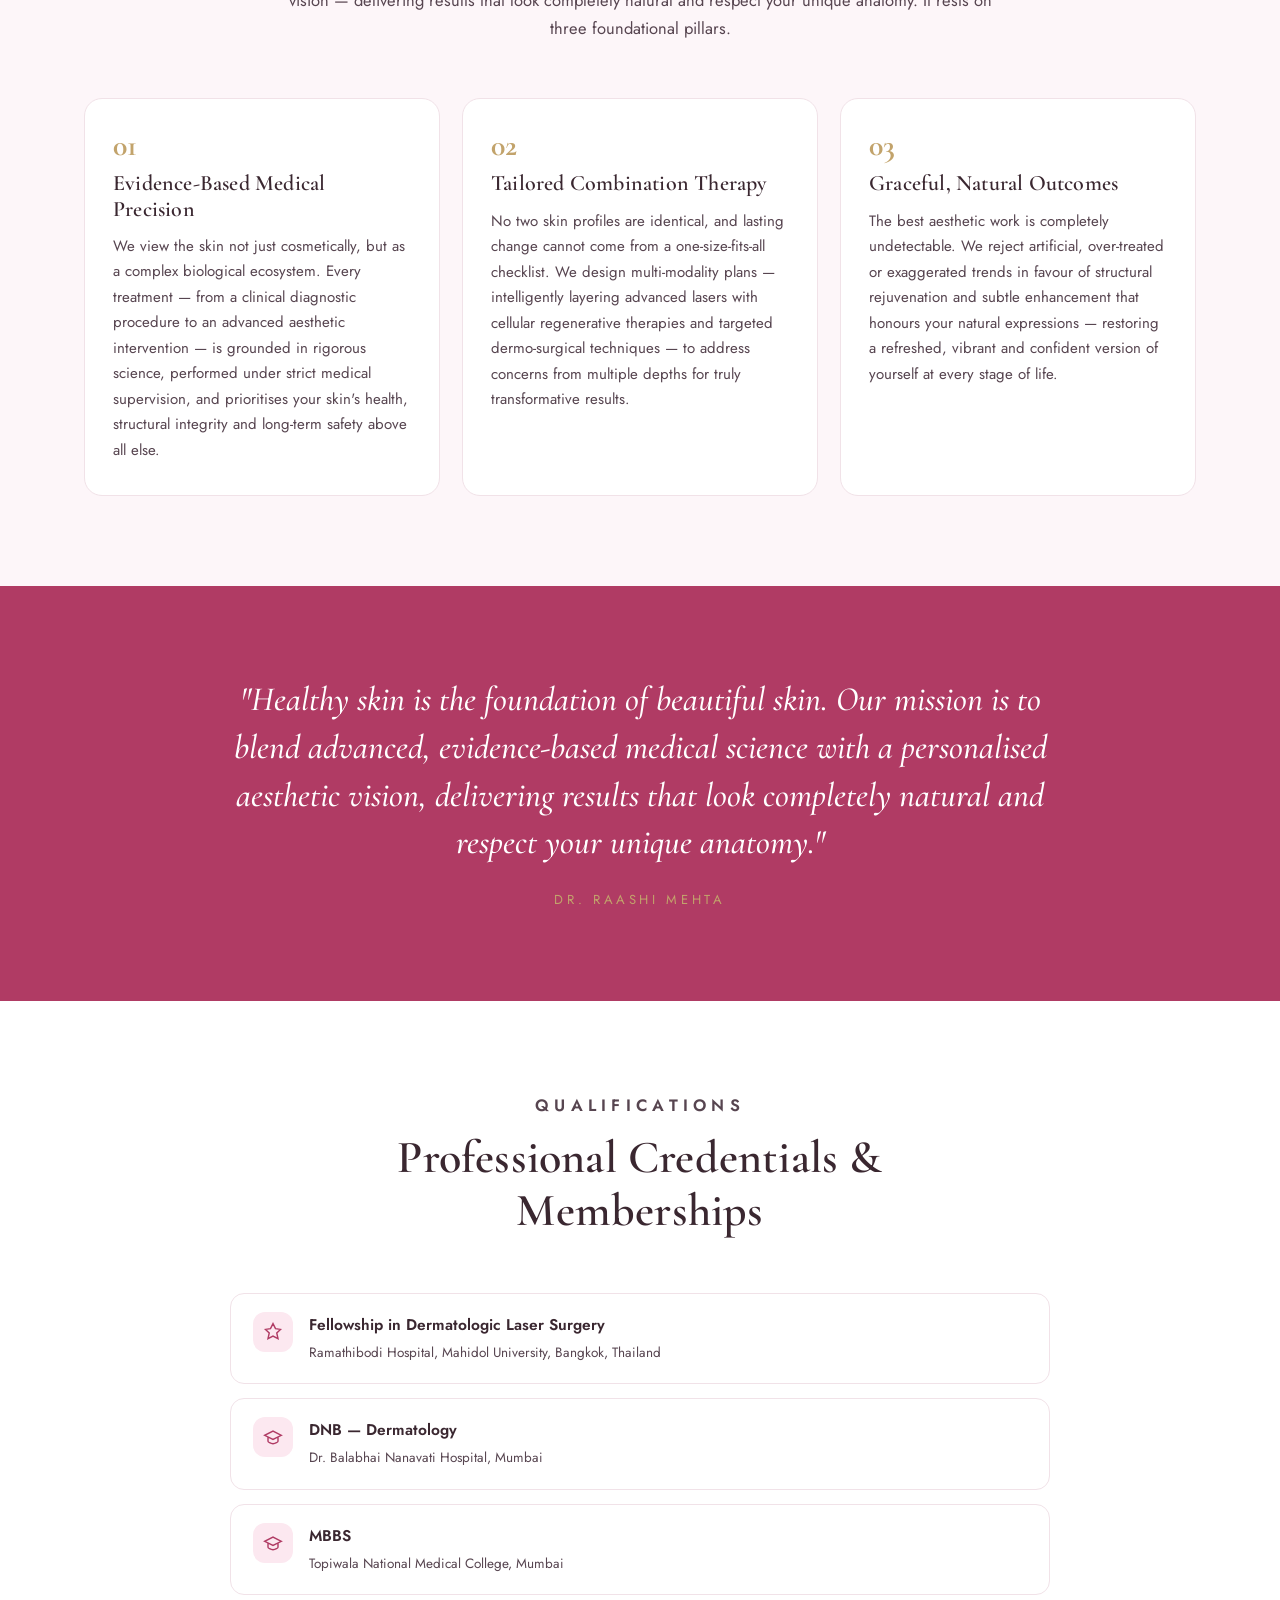
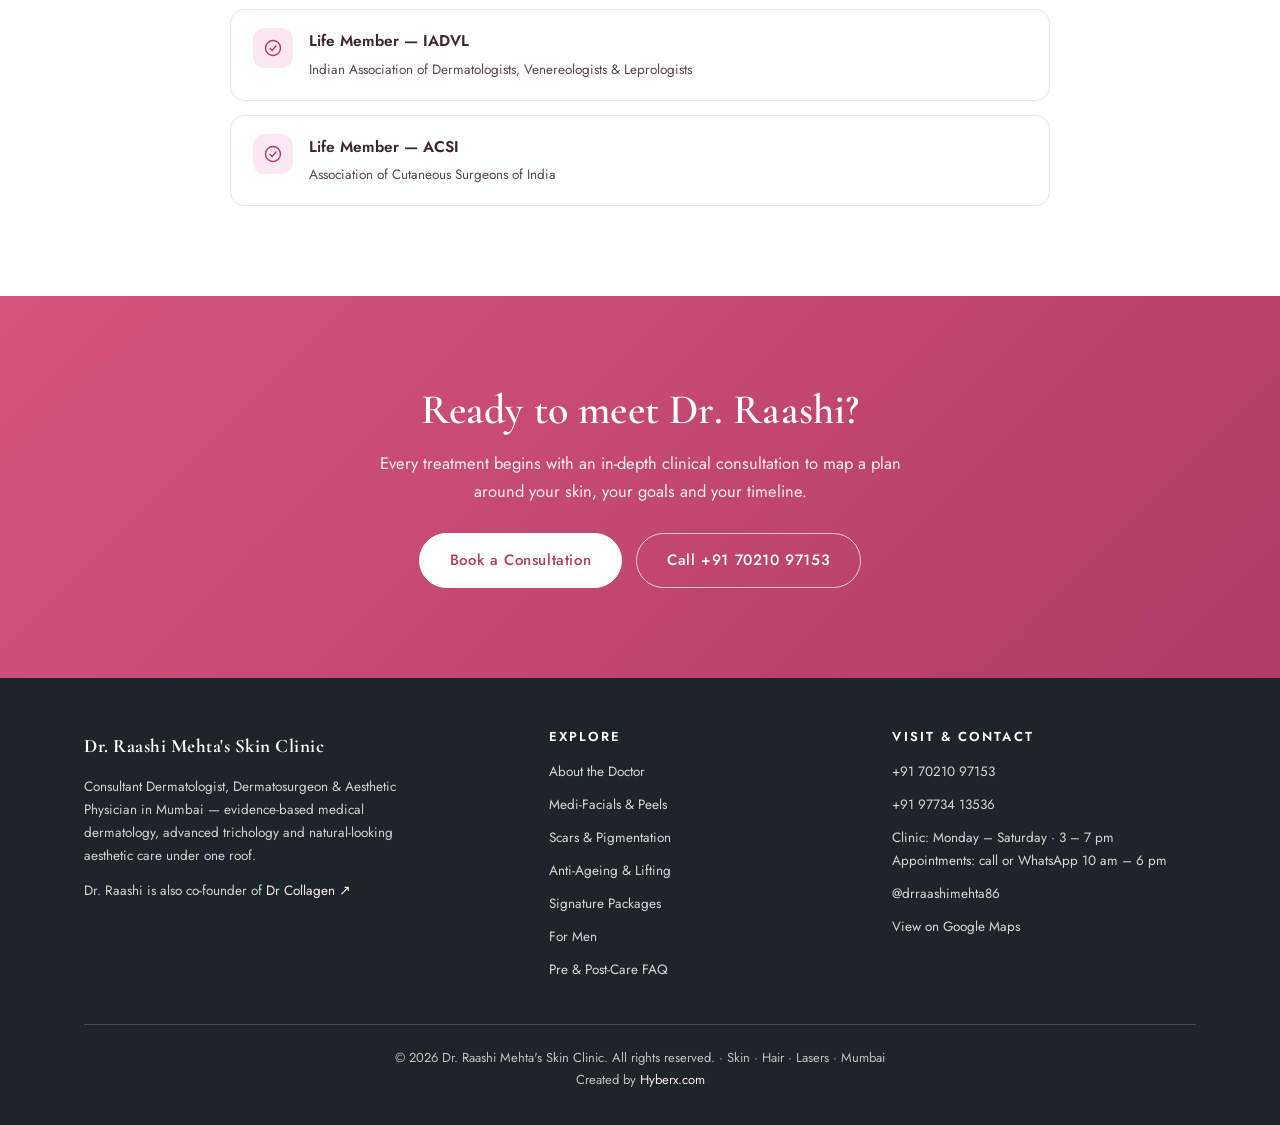
<file: about.html>
<!DOCTYPE html>
<html lang="en">
<head>
<meta charset="UTF-8">
<meta name="viewport" content="width=device-width, initial-scale=1.0">
<title>About Dr. Raashi Mehta | Consultant Dermatologist & Dermatosurgeon, Mumbai</title>
<meta name="description" content="Meet Dr. Raashi Mehta — board-certified Consultant Dermatologist, Dermatosurgeon and Aesthetic Physician in Mumbai. Credentials, clinic philosophy and professional memberships.">
<meta name="theme-color" content="#b03b64">
<meta name="robots" content="index, follow">
<meta property="og:type" content="profile">
<meta property="og:site_name" content="Dr. Raashi Mehta's Skin Clinic">
<meta property="og:title" content="About Dr. Raashi Mehta | Dermatologist & Dermatosurgeon, Mumbai">
<meta property="og:description" content="Over a decade of clinical excellence in medical dermatology, advanced trichology and aesthetic medicine.">
<meta property="og:image" content="assets/doctor.png">
<link rel="icon" href="assets/logo-icon.png">
<link rel="preconnect" href="https://fonts.googleapis.com">
<link rel="preconnect" href="https://fonts.gstatic.com" crossorigin>
<link href="https://fonts.googleapis.com/css2?family=Cormorant+Garamond:wght@500;600;700&family=Jost:wght@300;400;500;600&display=swap" rel="stylesheet">
<link rel="stylesheet" href="assets/site.css">
</head>
<body>
<a class="skip-link" href="#main">Skip to content</a>

<header>
  <div class="wrap">
    <nav>
      <a class="brand" href="index.html">
        <span>Dr. Raashi Mehta<small>Skin · Hair · Lasers</small></span>
      </a>
      <div class="navlinks" id="nav">
        <a href="index.html">Home</a>
        <a href="about.html" class="active">About</a>
        <div class="dropdown">
          <button aria-haspopup="true" aria-expanded="false">Treatments
            <svg viewBox="0 0 24 24"><path d="M6 9l6 6 6-6"/></svg>
          </button>
          <div class="dropdown-menu">
            <a href="facials-peels.html">Medi-Facials &amp; Peels<small>Hydrafacials, carbon peels, laser toning</small></a>
            <a href="scars-pigmentation.html">Acne Scars &amp; Pigmentation<small>Resurfacing, subcision, melanin control</small></a>
            <a href="anti-ageing.html">Anti-Ageing &amp; Lifting<small>RF, microcurrent, injectables</small></a>
            <a href="hair-medical.html">Hair, Nails &amp; Medical<small>Trichology, PRP, medical dermatology</small></a>
            <a href="diagnostics-surgery.html">Diagnostics &amp; Surgery<small>Biopsies &amp; dermo-surgical care</small></a>
            <a href="laser-hair.html">Laser Hair Reduction<small>Triple-wavelength, all skin types</small></a>
          </div>
        </div>
        <a href="packages.html">Packages</a>
        <a href="mens.html">For Men</a>
        <a href="faq.html">FAQ</a>
        <a class="btn" href="index.html#contact">Book a Consultation</a>
      </div>
      <button class="menu-btn" id="menuBtn" aria-label="Menu" aria-expanded="false" aria-controls="nav">☰</button>
    </nav>
  </div>
</header>

<section class="page-hero">
  <div class="wrap">
    <p class="breadcrumb"><a href="index.html">Home</a><span>/</span>About the Doctor</p>
    <p class="eyebrow">Meet the Doctor</p>
    <h1>Dr. Raashi Mehta</h1>
    <p class="lead">Consultant Dermatologist, Dermatosurgeon &amp; Aesthetic Physician — blending evidence-based medical science with a personalised aesthetic vision.</p>
  </div>
</section>

<main id="main">

<!-- BIO -->
<section>
  <div class="wrap about">
    <div class="about-grid">
      <div class="about-img reveal">
        <img src="assets/doctor.png" alt="Dr. Raashi Mehta, Consultant Dermatologist" loading="lazy" decoding="async">
        <div class="accent"></div>
      </div>
      <div class="reveal">
        <p class="eyebrow">Over a Decade of Clinical Excellence</p>
        <h2>A dermatologist's dermatologist</h2>
        <p>Dr. Raashi Mehta is a highly accomplished, board-certified Consultant Dermatologist and Dermatosurgeon with over a decade of clinical excellence in core medical dermatology, advanced trichology and high-end aesthetic medicine. Armed with an MBBS from Topiwala National Medical College and a DNB in Dermatology from the prestigious Dr. Balabhai Nanavati Hospital, Mumbai, her passion for skin health led her to pursue an international Fellowship in Dermatologic Laser Surgery at Ramathibodi Hospital, Mahidol University in Bangkok, Thailand.</p>
        <p>As the founder of Dr. Raashi Mehta's Skin Clinic, co-founder of <a href="https://drcollagen.in/" target="_blank" rel="noopener" style="color:var(--teal-dark);border-bottom:1px solid var(--teal-soft);font-weight:600">Dr Collagen</a>, and a Senior Consultant at major healthcare institutions like Bombay Hospital, she treats the full spectrum of hair, nail and skin health. Her experience spans specialised paediatric dermatology, high-stakes autoimmune and infectious cases, and advanced regenerative and anti-ageing treatments.</p>
        <p>Known for her meticulous medical precision and a philosophy grounded in natural, graceful outcomes, Dr. Mehta creates bespoke, combination treatment plans tailored to each patient's unique physiological blueprint.</p>
      </div>
    </div>
  </div>
</section>

<!-- HOSPITALS -->
<div class="hospitals">
  <div class="wrap">
    <p class="intro">Trained &amp; practised across leading Mumbai hospitals</p>
    <div class="marquee">
      <div class="marquee-track">
        <span>Bombay Hospital</span><span>Nanavati Hospital</span><span>Nair Hospital</span>
        <span>Lilavati Hospital</span><span>Cumballa Hill Hospital</span><span>Masina Hospital</span>
        <span aria-hidden="true">Bombay Hospital</span><span aria-hidden="true">Nanavati Hospital</span><span aria-hidden="true">Nair Hospital</span>
        <span aria-hidden="true">Lilavati Hospital</span><span aria-hidden="true">Cumballa Hill Hospital</span><span aria-hidden="true">Masina Hospital</span>
      </div>
    </div>
  </div>
</div>

<!-- PHILOSOPHY -->
<section class="bg-soft">
  <div class="wrap">
    <div class="sec-head reveal">
      <p class="eyebrow">Our Clinic Philosophy</p>
      <h2>Healthy skin is the foundation of beautiful skin</h2>
      <p>Our mission is to blend advanced, evidence-based medical science with a personalised aesthetic vision — delivering results that look completely natural and respect your unique anatomy. It rests on three foundational pillars.</p>
    </div>
    <div class="pillars">
      <div class="pillar reveal">
        <div class="n">01</div>
        <h3>Evidence-Based Medical Precision</h3>
        <p>We view the skin not just cosmetically, but as a complex biological ecosystem. Every treatment — from a clinical diagnostic procedure to an advanced aesthetic intervention — is grounded in rigorous science, performed under strict medical supervision, and prioritises your skin's health, structural integrity and long-term safety above all else.</p>
      </div>
      <div class="pillar reveal">
        <div class="n">02</div>
        <h3>Tailored Combination Therapy</h3>
        <p>No two skin profiles are identical, and lasting change cannot come from a one-size-fits-all checklist. We design multi-modality plans — intelligently layering advanced lasers with cellular regenerative therapies and targeted dermo-surgical techniques — to address concerns from multiple depths for truly transformative results.</p>
      </div>
      <div class="pillar reveal">
        <div class="n">03</div>
        <h3>Graceful, Natural Outcomes</h3>
        <p>The best aesthetic work is completely undetectable. We reject artificial, over-treated or exaggerated trends in favour of structural rejuvenation and subtle enhancement that honours your natural expressions — restoring a refreshed, vibrant and confident version of yourself at every stage of life.</p>
      </div>
    </div>
  </div>
</section>

<!-- MISSION QUOTE -->
<section class="quote-band">
  <div class="wrap reveal">
    <p>"Healthy skin is the foundation of beautiful skin. Our mission is to blend advanced, evidence-based medical science with a personalised aesthetic vision, delivering results that look completely natural and respect your unique anatomy."</p>
    <div class="who">Dr. Raashi Mehta</div>
  </div>
</section>

<!-- CREDENTIALS -->
<section>
  <div class="wrap">
    <div class="sec-head reveal">
      <p class="eyebrow">Qualifications</p>
      <h2>Professional Credentials &amp; Memberships</h2>
    </div>
    <div class="creds-list reveal">
      <div class="row">
        <span class="ic"><svg viewBox="0 0 24 24"><path d="M12 2l3 6 6 .9-4.5 4.3L18 20l-6-3.2L6 20l1.5-6.8L3 8.9 9 8z"/></svg></span>
        <div><b>Fellowship in Dermatologic Laser Surgery</b><small>Ramathibodi Hospital, Mahidol University, Bangkok, Thailand</small></div>
      </div>
      <div class="row">
        <span class="ic"><svg viewBox="0 0 24 24"><path d="M22 10L12 5 2 10l10 5 10-5zM6 12v5c0 1 3 3 6 3s6-2 6-3v-5"/></svg></span>
        <div><b>DNB — Dermatology</b><small>Dr. Balabhai Nanavati Hospital, Mumbai</small></div>
      </div>
      <div class="row">
        <span class="ic"><svg viewBox="0 0 24 24"><path d="M22 10L12 5 2 10l10 5 10-5zM6 12v5c0 1 3 3 6 3s6-2 6-3v-5"/></svg></span>
        <div><b>MBBS</b><small>Topiwala National Medical College, Mumbai</small></div>
      </div>
      <div class="row">
        <span class="ic"><svg viewBox="0 0 24 24"><circle cx="12" cy="12" r="9"/><path d="M8 12l3 3 5-6"/></svg></span>
        <div><b>Life Member — IADVL</b><small>Indian Association of Dermatologists, Venereologists &amp; Leprologists</small></div>
      </div>
      <div class="row">
        <span class="ic"><svg viewBox="0 0 24 24"><circle cx="12" cy="12" r="9"/><path d="M8 12l3 3 5-6"/></svg></span>
        <div><b>Life Member — ACSI</b><small>Association of Cutaneous Surgeons of India</small></div>
      </div>
    </div>
  </div>
</section>

</main>

<!-- CTA -->
<section class="cta-band">
  <div class="wrap reveal">
    <h2>Ready to meet Dr. Raashi?</h2>
    <p>Every treatment begins with an in-depth clinical consultation to map a plan around your skin, your goals and your timeline.</p>
    <div class="cta-actions">
      <a class="btn" href="index.html#contact">Book a Consultation</a>
      <a class="btn outline" href="tel:+917021097153">Call +91 70210 97153</a>
    </div>
  </div>
</section>

<footer>
  <div class="wrap">
    <div class="footer-grid">
      <div class="fabout">
        <a class="brand" href="index.html"><span style="font-size:19px;color:#fff;font-family:'Cormorant Garamond';font-weight:700">Dr. Raashi Mehta's Skin Clinic</span></a>
        <p>Consultant Dermatologist, Dermatosurgeon &amp; Aesthetic Physician in Mumbai — evidence-based medical dermatology, advanced trichology and natural-looking aesthetic care under one roof.</p>
        <p style="margin-top:12px">Dr. Raashi is also co-founder of <a href="https://drcollagen.in/" target="_blank" rel="noopener">Dr Collagen &#8599;</a></p>
      </div>
      <div class="fcol">
        <h4>Explore</h4>
        <a href="about.html">About the Doctor</a>
        <a href="facials-peels.html">Medi-Facials &amp; Peels</a>
        <a href="scars-pigmentation.html">Scars &amp; Pigmentation</a>
        <a href="anti-ageing.html">Anti-Ageing &amp; Lifting</a>
        <a href="packages.html">Signature Packages</a>
        <a href="mens.html">For Men</a>
        <a href="faq.html">Pre &amp; Post-Care FAQ</a>
      </div>
      <div class="fcol">
        <h4>Visit &amp; Contact</h4>
        <a href="tel:+917021097153">+91 70210 97153</a>
        <a href="tel:+919773413536">+91 97734 13536</a>
        <p>Clinic: Monday – Saturday · 3 – 7 pm<br>Appointments: call or WhatsApp 10 am – 6 pm</p>
        <a href="https://instagram.com/drraashimehta86" target="_blank" rel="noopener">@drraashimehta86</a>
        <a href="https://share.google/6kDrmnB6BB6KFeHao" target="_blank" rel="noopener">View on Google Maps</a>
      </div>
    </div>
    <div class="fbottom">© <span id="yr"></span> Dr. Raashi Mehta's Skin Clinic. All rights reserved. · Skin · Hair · Lasers · Mumbai<br>Created by <a href="https://hyberx.com" target="_blank" rel="noopener">Hyberx.com</a></div>
  </div>
</footer>

<a class="fab" href="https://wa.me/917021097153" target="_blank" rel="noopener" aria-label="WhatsApp">
  <svg viewBox="0 0 24 24" aria-hidden="true"><path d="M17.472 14.382c-.297-.149-1.758-.867-2.03-.967-.273-.099-.471-.148-.67.15-.197.297-.767.966-.94 1.164-.173.199-.347.223-.644.075-.297-.15-1.255-.463-2.39-1.475-.883-.788-1.48-1.761-1.653-2.059-.173-.297-.018-.458.13-.606.134-.133.298-.347.446-.52.149-.174.198-.298.298-.497.099-.198.05-.371-.025-.52-.075-.149-.669-1.612-.916-2.207-.242-.579-.487-.5-.669-.51-.173-.008-.371-.01-.57-.01-.198 0-.52.074-.792.372-.272.297-1.04 1.016-1.04 2.479 0 1.462 1.065 2.875 1.213 3.074.149.198 2.096 3.2 5.077 4.487.709.306 1.262.489 1.694.625.712.227 1.36.195 1.871.118.571-.085 1.758-.719 2.006-1.413.248-.694.248-1.289.173-1.413-.074-.124-.272-.198-.57-.347m-5.421 7.403h-.004a9.87 9.87 0 01-5.031-1.378l-.361-.214-3.741.982.998-3.648-.235-.374a9.86 9.86 0 01-1.51-5.26c.001-5.45 4.436-9.884 9.888-9.884 2.64 0 5.122 1.03 6.988 2.898a9.825 9.825 0 012.893 6.994c-.003 5.45-4.437 9.884-9.885 9.884m8.413-18.297A11.815 11.815 0 0012.05 0C5.495 0 .16 5.335.157 11.892c0 2.096.547 4.142 1.588 5.945L.057 24l6.305-1.654a11.882 11.882 0 005.683 1.448h.005c6.554 0 11.89-5.335 11.893-11.893a11.821 11.821 0 00-3.48-8.413z"/></svg>
</a>

<script src="assets/site.js"></script>
</body>
</html>
</file>
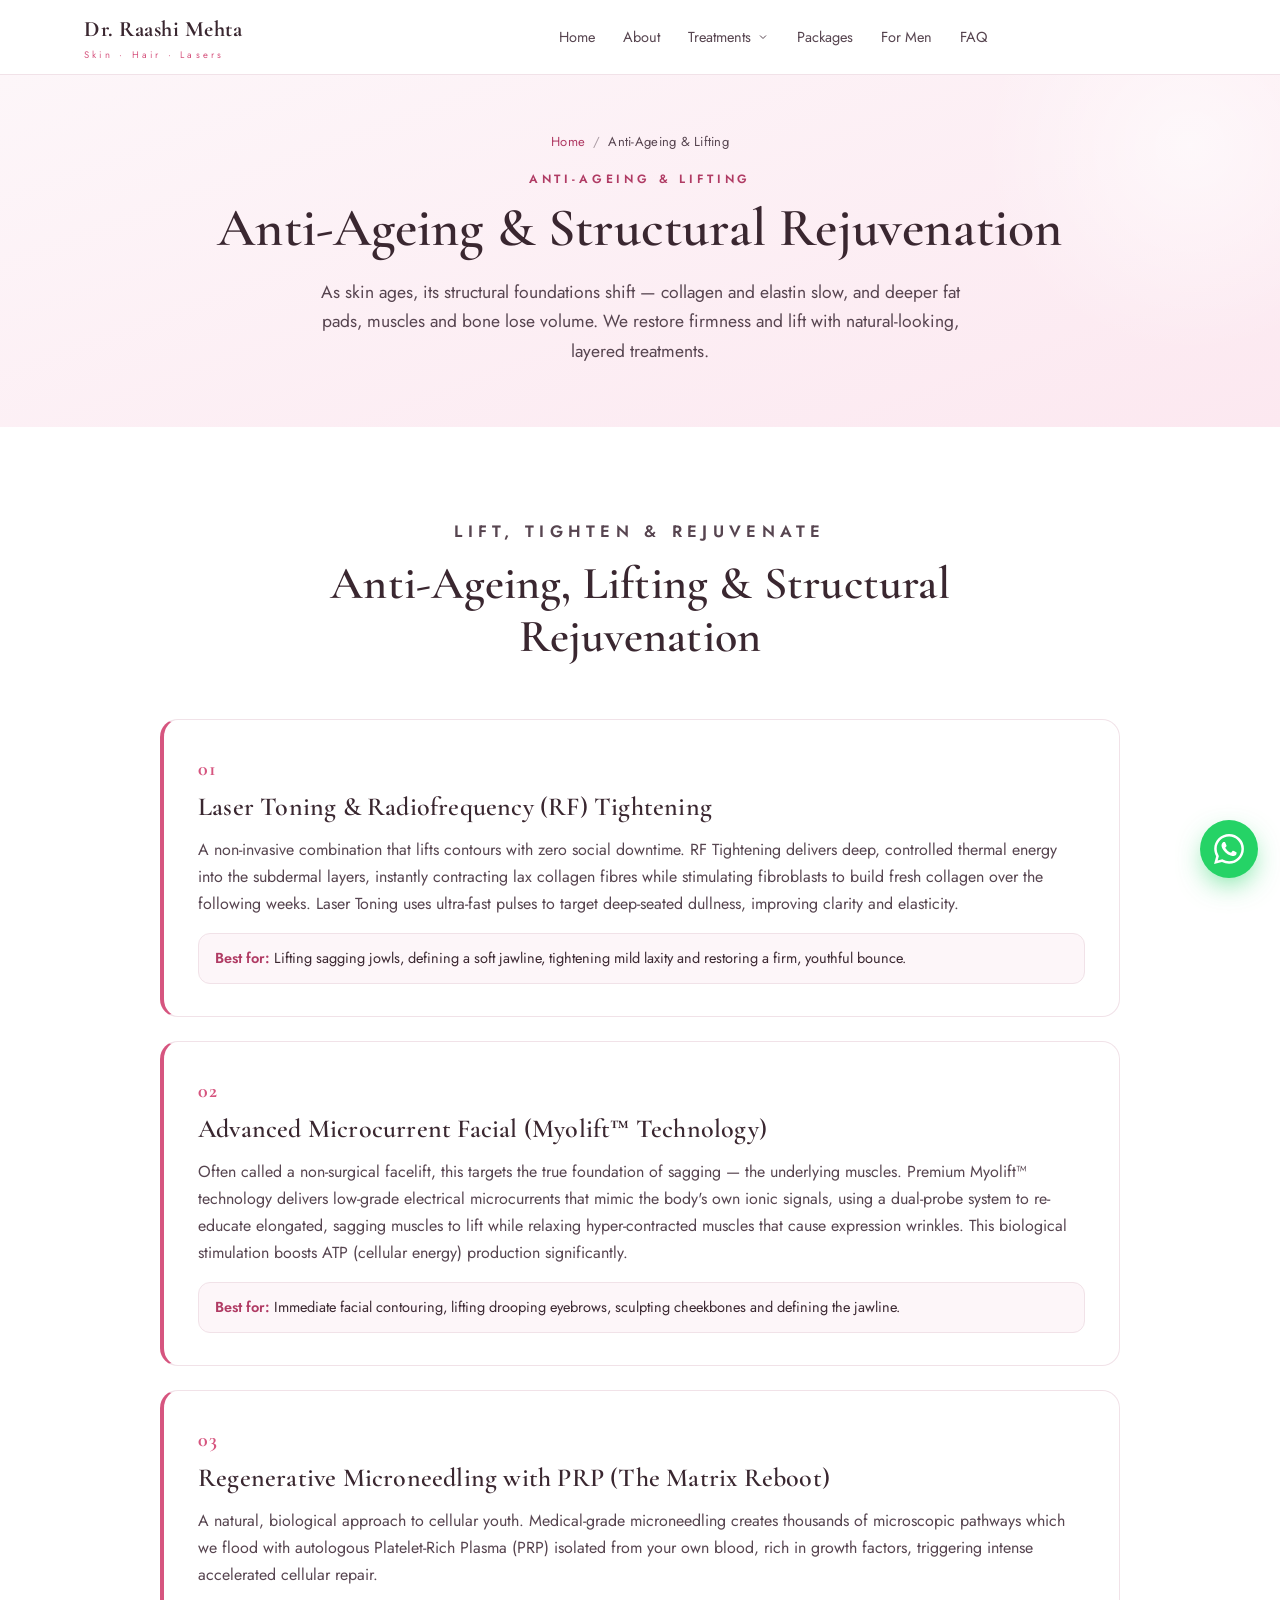
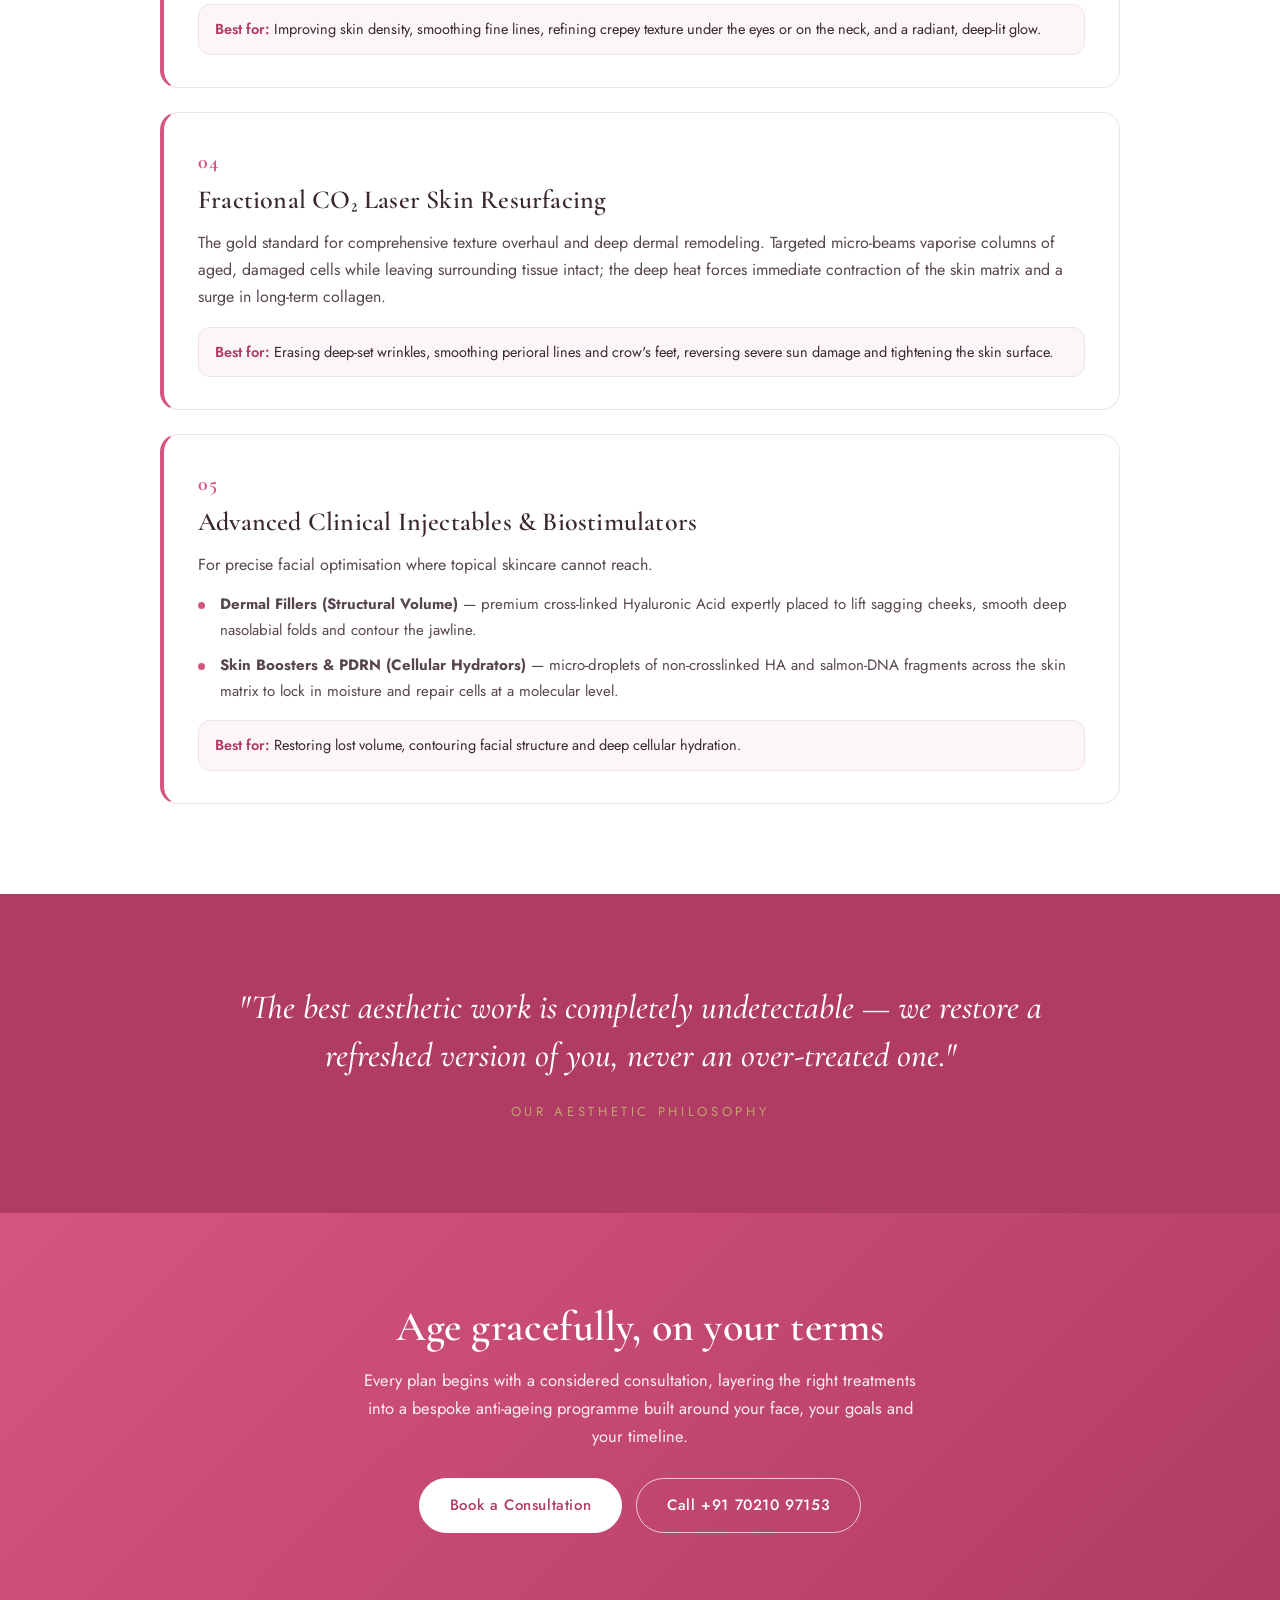
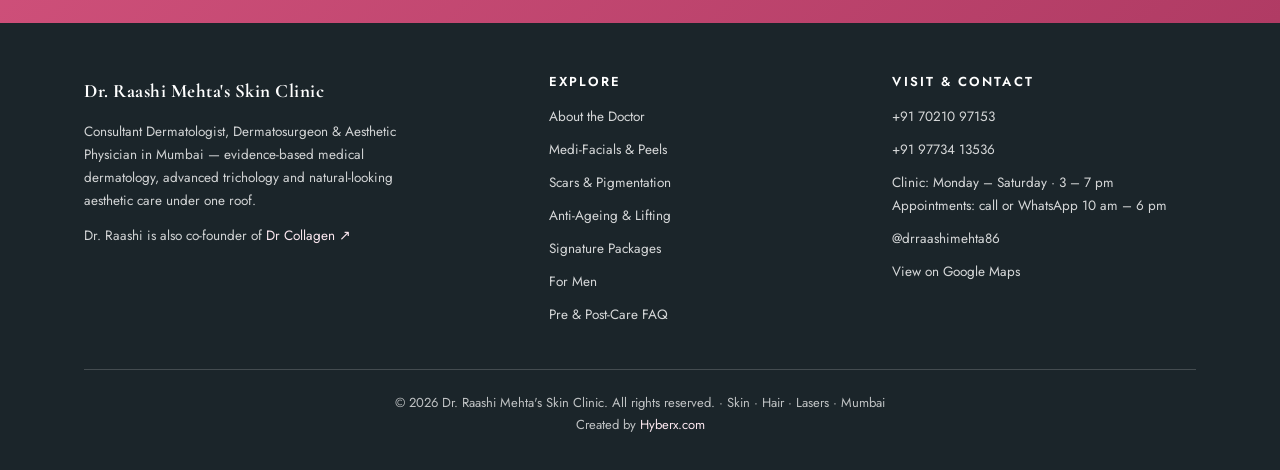
<file: anti-ageing.html>
<!DOCTYPE html>
<html lang="en">
<head>
<meta charset="UTF-8">
<meta name="viewport" content="width=device-width, initial-scale=1.0">
<title>Anti-Ageing &amp; Structural Rejuvenation | Dr. Raashi Mehta's Skin Clinic, Mumbai</title>
<meta name="description" content="Natural-looking anti-ageing and structural rejuvenation in Mumbai — RF tightening, microcurrent lifting, microneedling with PRP, fractional CO₂ resurfacing and advanced clinical injectables.">
<meta name="theme-color" content="#b03b64">
<meta name="robots" content="index, follow">
<meta property="og:type" content="website">
<meta property="og:site_name" content="Dr. Raashi Mehta's Skin Clinic">
<meta property="og:title" content="Anti-Ageing &amp; Structural Rejuvenation | Dr. Raashi Mehta, Mumbai">
<meta property="og:description" content="Layered, natural-looking treatments that restore firmness and lift — RF tightening, microcurrent, PRP microneedling, fractional CO₂ and clinical injectables.">
<meta property="og:image" content="assets/doctor.png">
<link rel="icon" href="assets/logo-icon.png">
<link rel="preconnect" href="https://fonts.googleapis.com">
<link rel="preconnect" href="https://fonts.gstatic.com" crossorigin>
<link href="https://fonts.googleapis.com/css2?family=Cormorant+Garamond:wght@500;600;700&family=Jost:wght@300;400;500;600&display=swap" rel="stylesheet">
<link rel="stylesheet" href="assets/site.css">
</head>
<body>
<a class="skip-link" href="#main">Skip to content</a>

<header>
  <div class="wrap">
    <nav>
      <a class="brand" href="index.html">
        <span>Dr. Raashi Mehta<small>Skin · Hair · Lasers</small></span>
      </a>
      <div class="navlinks" id="nav">
        <a href="index.html">Home</a>
        <a href="about.html">About</a>
        <div class="dropdown">
          <button aria-haspopup="true" aria-expanded="false">Treatments
            <svg viewBox="0 0 24 24"><path d="M6 9l6 6 6-6"/></svg>
          </button>
          <div class="dropdown-menu">
            <a href="facials-peels.html">Medi-Facials &amp; Peels<small>Hydrafacials, carbon peels, laser toning</small></a>
            <a href="scars-pigmentation.html">Acne Scars &amp; Pigmentation<small>Resurfacing, subcision, melanin control</small></a>
            <a href="anti-ageing.html">Anti-Ageing &amp; Lifting<small>RF, microcurrent, injectables</small></a>
            <a href="hair-medical.html">Hair, Nails &amp; Medical<small>Trichology, PRP, medical dermatology</small></a>
            <a href="diagnostics-surgery.html">Diagnostics &amp; Surgery<small>Biopsies &amp; dermo-surgical care</small></a>
            <a href="laser-hair.html">Laser Hair Reduction<small>Triple-wavelength, all skin types</small></a>
          </div>
        </div>
        <a href="packages.html">Packages</a>
        <a href="mens.html">For Men</a>
        <a href="faq.html">FAQ</a>
        <a class="btn" href="index.html#contact">Book a Consultation</a>
      </div>
      <button class="menu-btn" id="menuBtn" aria-label="Menu" aria-expanded="false" aria-controls="nav">☰</button>
    </nav>
  </div>
</header>

<section class="page-hero">
  <div class="wrap">
    <p class="breadcrumb"><a href="index.html">Home</a><span>/</span>Anti-Ageing &amp; Lifting</p>
    <p class="eyebrow">Anti-Ageing &amp; Lifting</p>
    <h1>Anti-Ageing &amp; Structural Rejuvenation</h1>
    <p class="lead">As skin ages, its structural foundations shift — collagen and elastin slow, and deeper fat pads, muscles and bone lose volume. We restore firmness and lift with natural-looking, layered treatments.</p>
  </div>
</section>

<main id="main">

<!-- ANTI-AGEING TREATMENTS -->
<section>
  <div class="wrap">
    <div class="sec-head reveal">
      <p class="eyebrow">Lift, Tighten &amp; Rejuvenate</p>
      <h2>Anti-Ageing, Lifting &amp; Structural Rejuvenation</h2>
    </div>
    <div class="treat-list">

      <div class="treat reveal">
        <span class="treat-num">01</span>
        <h3>Laser Toning &amp; Radiofrequency (RF) Tightening</h3>
        <p>A non-invasive combination that lifts contours with zero social downtime. RF Tightening delivers deep, controlled thermal energy into the subdermal layers, instantly contracting lax collagen fibres while stimulating fibroblasts to build fresh collagen over the following weeks. Laser Toning uses ultra-fast pulses to target deep-seated dullness, improving clarity and elasticity.</p>
        <div class="best"><b>Best for:</b> Lifting sagging jowls, defining a soft jawline, tightening mild laxity and restoring a firm, youthful bounce.</div>
      </div>

      <div class="treat reveal">
        <span class="treat-num">02</span>
        <h3>Advanced Microcurrent Facial (Myolift™ Technology)</h3>
        <p>Often called a non-surgical facelift, this targets the true foundation of sagging — the underlying muscles. Premium Myolift™ technology delivers low-grade electrical microcurrents that mimic the body's own ionic signals, using a dual-probe system to re-educate elongated, sagging muscles to lift while relaxing hyper-contracted muscles that cause expression wrinkles. This biological stimulation boosts ATP (cellular energy) production significantly.</p>
        <div class="best"><b>Best for:</b> Immediate facial contouring, lifting drooping eyebrows, sculpting cheekbones and defining the jawline.</div>
      </div>

      <div class="treat reveal">
        <span class="treat-num">03</span>
        <h3>Regenerative Microneedling with PRP (The Matrix Reboot)</h3>
        <p>A natural, biological approach to cellular youth. Medical-grade microneedling creates thousands of microscopic pathways which we flood with autologous Platelet-Rich Plasma (PRP) isolated from your own blood, rich in growth factors, triggering intense accelerated cellular repair.</p>
        <div class="best"><b>Best for:</b> Improving skin density, smoothing fine lines, refining crepey texture under the eyes or on the neck, and a radiant, deep-lit glow.</div>
      </div>

      <div class="treat reveal">
        <span class="treat-num">04</span>
        <h3>Fractional CO₂ Laser Skin Resurfacing</h3>
        <p>The gold standard for comprehensive texture overhaul and deep dermal remodeling. Targeted micro-beams vaporise columns of aged, damaged cells while leaving surrounding tissue intact; the deep heat forces immediate contraction of the skin matrix and a surge in long-term collagen.</p>
        <div class="best"><b>Best for:</b> Erasing deep-set wrinkles, smoothing perioral lines and crow's feet, reversing severe sun damage and tightening the skin surface.</div>
      </div>

      <div class="treat reveal">
        <span class="treat-num">05</span>
        <h3>Advanced Clinical Injectables &amp; Biostimulators</h3>
        <p>For precise facial optimisation where topical skincare cannot reach.</p>
        <ul>
          <li><b>Dermal Fillers (Structural Volume)</b> — premium cross-linked Hyaluronic Acid expertly placed to lift sagging cheeks, smooth deep nasolabial folds and contour the jawline.</li>
          <li><b>Skin Boosters &amp; PDRN (Cellular Hydrators)</b> — micro-droplets of non-crosslinked HA and salmon-DNA fragments across the skin matrix to lock in moisture and repair cells at a molecular level.</li>
        </ul>
        <div class="best"><b>Best for:</b> Restoring lost volume, contouring facial structure and deep cellular hydration.</div>
      </div>

    </div>
  </div>
</section>

<!-- PHILOSOPHY QUOTE -->
<section class="quote-band">
  <div class="wrap reveal">
    <p>"The best aesthetic work is completely undetectable — we restore a refreshed version of you, never an over-treated one."</p>
    <div class="who">Our Aesthetic Philosophy</div>
  </div>
</section>

</main>

<!-- CTA -->
<section class="cta-band">
  <div class="wrap reveal">
    <h2>Age gracefully, on your terms</h2>
    <p>Every plan begins with a considered consultation, layering the right treatments into a bespoke anti-ageing programme built around your face, your goals and your timeline.</p>
    <div class="cta-actions">
      <a class="btn" href="index.html#contact">Book a Consultation</a>
      <a class="btn outline" href="tel:+917021097153">Call +91 70210 97153</a>
    </div>
  </div>
</section>

<footer>
  <div class="wrap">
    <div class="footer-grid">
      <div class="fabout">
        <a class="brand" href="index.html"><span style="font-size:19px;color:#fff;font-family:'Cormorant Garamond';font-weight:700">Dr. Raashi Mehta's Skin Clinic</span></a>
        <p>Consultant Dermatologist, Dermatosurgeon &amp; Aesthetic Physician in Mumbai — evidence-based medical dermatology, advanced trichology and natural-looking aesthetic care under one roof.</p>
        <p style="margin-top:12px">Dr. Raashi is also co-founder of <a href="https://drcollagen.in/" target="_blank" rel="noopener">Dr Collagen &#8599;</a></p>
      </div>
      <div class="fcol">
        <h4>Explore</h4>
        <a href="about.html">About the Doctor</a>
        <a href="facials-peels.html">Medi-Facials &amp; Peels</a>
        <a href="scars-pigmentation.html">Scars &amp; Pigmentation</a>
        <a href="anti-ageing.html">Anti-Ageing &amp; Lifting</a>
        <a href="packages.html">Signature Packages</a>
        <a href="mens.html">For Men</a>
        <a href="faq.html">Pre &amp; Post-Care FAQ</a>
      </div>
      <div class="fcol">
        <h4>Visit &amp; Contact</h4>
        <a href="tel:+917021097153">+91 70210 97153</a>
        <a href="tel:+919773413536">+91 97734 13536</a>
        <p>Clinic: Monday – Saturday · 3 – 7 pm<br>Appointments: call or WhatsApp 10 am – 6 pm</p>
        <a href="https://instagram.com/drraashimehta86" target="_blank" rel="noopener">@drraashimehta86</a>
        <a href="https://share.google/6kDrmnB6BB6KFeHao" target="_blank" rel="noopener">View on Google Maps</a>
      </div>
    </div>
    <div class="fbottom">© <span id="yr"></span> Dr. Raashi Mehta's Skin Clinic. All rights reserved. · Skin · Hair · Lasers · Mumbai<br>Created by <a href="https://hyberx.com" target="_blank" rel="noopener">Hyberx.com</a></div>
  </div>
</footer>

<a class="fab" href="https://wa.me/917021097153" target="_blank" rel="noopener" aria-label="WhatsApp">
  <svg viewBox="0 0 24 24" aria-hidden="true"><path d="M17.472 14.382c-.297-.149-1.758-.867-2.03-.967-.273-.099-.471-.148-.67.15-.197.297-.767.966-.94 1.164-.173.199-.347.223-.644.075-.297-.15-1.255-.463-2.39-1.475-.883-.788-1.48-1.761-1.653-2.059-.173-.297-.018-.458.13-.606.134-.133.298-.347.446-.52.149-.174.198-.298.298-.497.099-.198.05-.371-.025-.52-.075-.149-.669-1.612-.916-2.207-.242-.579-.487-.5-.669-.51-.173-.008-.371-.01-.57-.01-.198 0-.52.074-.792.372-.272.297-1.04 1.016-1.04 2.479 0 1.462 1.065 2.875 1.213 3.074.149.198 2.096 3.2 5.077 4.487.709.306 1.262.489 1.694.625.712.227 1.36.195 1.871.118.571-.085 1.758-.719 2.006-1.413.248-.694.248-1.289.173-1.413-.074-.124-.272-.198-.57-.347m-5.421 7.403h-.004a9.87 9.87 0 01-5.031-1.378l-.361-.214-3.741.982.998-3.648-.235-.374a9.86 9.86 0 01-1.51-5.26c.001-5.45 4.436-9.884 9.888-9.884 2.64 0 5.122 1.03 6.988 2.898a9.825 9.825 0 012.893 6.994c-.003 5.45-4.437 9.884-9.885 9.884m8.413-18.297A11.815 11.815 0 0012.05 0C5.495 0 .16 5.335.157 11.892c0 2.096.547 4.142 1.588 5.945L.057 24l6.305-1.654a11.882 11.882 0 005.683 1.448h.005c6.554 0 11.89-5.335 11.893-11.893a11.821 11.821 0 00-3.48-8.413z"/></svg>
</a>

<script src="assets/site.js"></script>
</body>
</html>
</file>
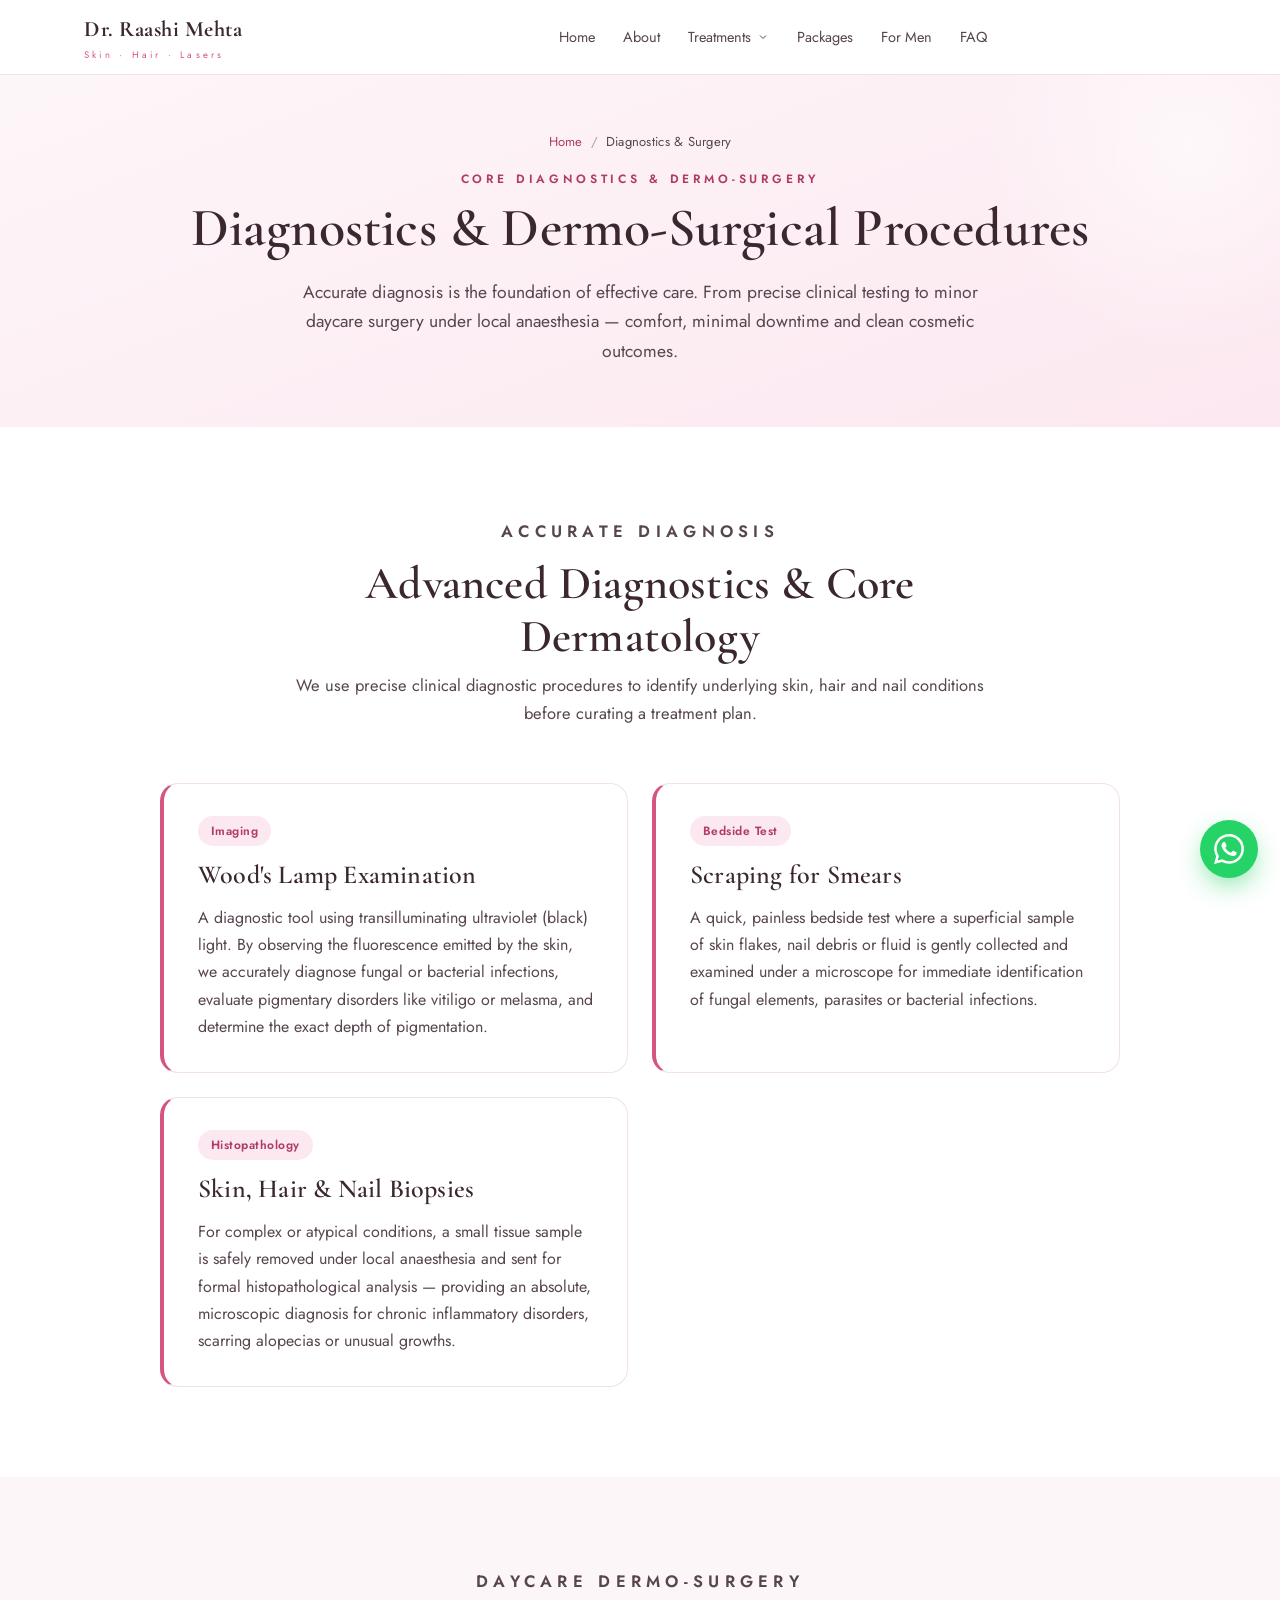
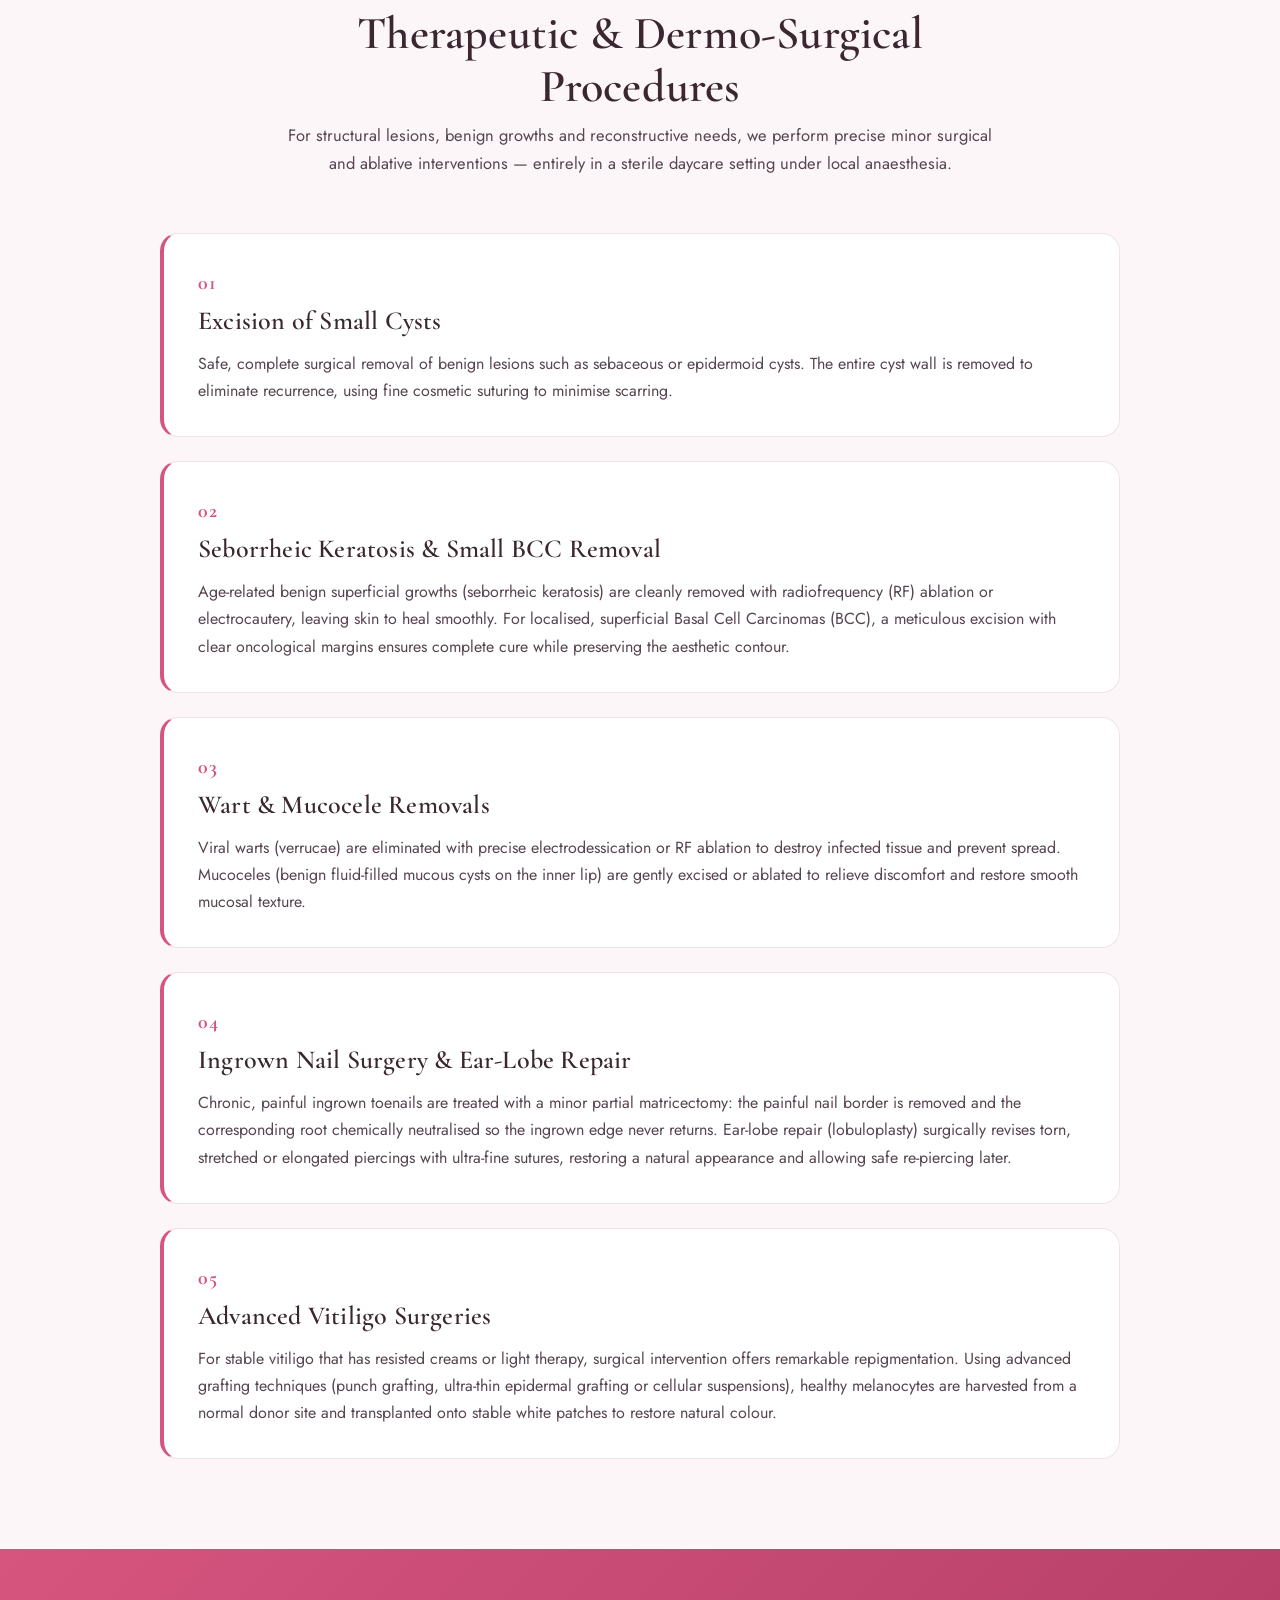
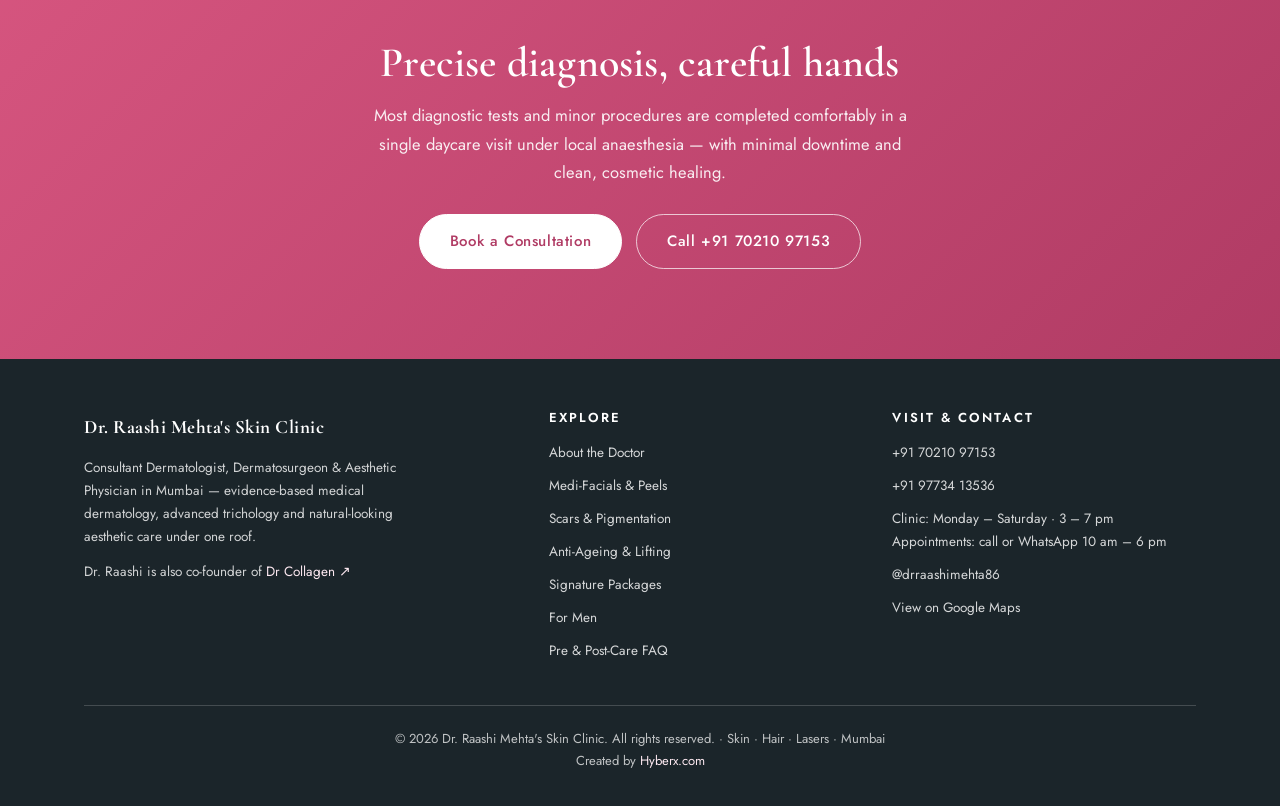
<file: diagnostics-surgery.html>
<!DOCTYPE html>
<html lang="en">
<head>
<meta charset="UTF-8">
<meta name="viewport" content="width=device-width, initial-scale=1.0">
<title>Diagnostics &amp; Dermo-Surgical Procedures | Dr. Raashi Mehta's Skin Clinic, Mumbai</title>
<meta name="description" content="Accurate skin, hair and nail diagnostics and daycare dermo-surgery in Mumbai — Wood's lamp, biopsies, cyst and wart removal, ingrown nail surgery and vitiligo grafting under local anaesthesia.">
<meta name="theme-color" content="#b03b64">
<meta name="robots" content="index, follow">
<meta property="og:type" content="website">
<meta property="og:site_name" content="Dr. Raashi Mehta's Skin Clinic">
<meta property="og:title" content="Diagnostics &amp; Dermo-Surgical Procedures | Dr. Raashi Mehta, Mumbai">
<meta property="og:description" content="Precise clinical diagnostics and minor daycare surgery under local anaesthesia — comfort, minimal downtime and clean cosmetic outcomes.">
<meta property="og:image" content="assets/doctor.png">
<link rel="icon" href="assets/logo-icon.png">
<link rel="preconnect" href="https://fonts.googleapis.com">
<link rel="preconnect" href="https://fonts.gstatic.com" crossorigin>
<link href="https://fonts.googleapis.com/css2?family=Cormorant+Garamond:wght@500;600;700&family=Jost:wght@300;400;500;600&display=swap" rel="stylesheet">
<link rel="stylesheet" href="assets/site.css">
</head>
<body>
<a class="skip-link" href="#main">Skip to content</a>

<header>
  <div class="wrap">
    <nav>
      <a class="brand" href="index.html">
        <span>Dr. Raashi Mehta<small>Skin · Hair · Lasers</small></span>
      </a>
      <div class="navlinks" id="nav">
        <a href="index.html">Home</a>
        <a href="about.html">About</a>
        <div class="dropdown">
          <button aria-haspopup="true" aria-expanded="false">Treatments
            <svg viewBox="0 0 24 24"><path d="M6 9l6 6 6-6"/></svg>
          </button>
          <div class="dropdown-menu">
            <a href="facials-peels.html">Medi-Facials &amp; Peels<small>Hydrafacials, carbon peels, laser toning</small></a>
            <a href="scars-pigmentation.html">Acne Scars &amp; Pigmentation<small>Resurfacing, subcision, melanin control</small></a>
            <a href="anti-ageing.html">Anti-Ageing &amp; Lifting<small>RF, microcurrent, injectables</small></a>
            <a href="hair-medical.html">Hair, Nails &amp; Medical<small>Trichology, PRP, medical dermatology</small></a>
            <a href="diagnostics-surgery.html">Diagnostics &amp; Surgery<small>Biopsies &amp; dermo-surgical care</small></a>
            <a href="laser-hair.html">Laser Hair Reduction<small>Triple-wavelength, all skin types</small></a>
          </div>
        </div>
        <a href="packages.html">Packages</a>
        <a href="mens.html">For Men</a>
        <a href="faq.html">FAQ</a>
        <a class="btn" href="index.html#contact">Book a Consultation</a>
      </div>
      <button class="menu-btn" id="menuBtn" aria-label="Menu" aria-expanded="false" aria-controls="nav">☰</button>
    </nav>
  </div>
</header>

<section class="page-hero">
  <div class="wrap">
    <p class="breadcrumb"><a href="index.html">Home</a><span>/</span>Diagnostics &amp; Surgery</p>
    <p class="eyebrow">Core Diagnostics &amp; Dermo-Surgery</p>
    <h1>Diagnostics &amp; Dermo-Surgical Procedures</h1>
    <p class="lead">Accurate diagnosis is the foundation of effective care. From precise clinical testing to minor daycare surgery under local anaesthesia — comfort, minimal downtime and clean cosmetic outcomes.</p>
  </div>
</section>

<main id="main">

<!-- DIAGNOSTICS -->
<section>
  <div class="wrap">
    <div class="sec-head reveal">
      <p class="eyebrow">Accurate Diagnosis</p>
      <h2>Advanced Diagnostics &amp; Core Dermatology</h2>
      <p>We use precise clinical diagnostic procedures to identify underlying skin, hair and nail conditions before curating a treatment plan.</p>
    </div>
    <div class="split">
      <div class="treat reveal">
        <span class="tag">Imaging</span>
        <h3>Wood's Lamp Examination</h3>
        <p>A diagnostic tool using transilluminating ultraviolet (black) light. By observing the fluorescence emitted by the skin, we accurately diagnose fungal or bacterial infections, evaluate pigmentary disorders like vitiligo or melasma, and determine the exact depth of pigmentation.</p>
      </div>
      <div class="treat reveal">
        <span class="tag">Bedside Test</span>
        <h3>Scraping for Smears</h3>
        <p>A quick, painless bedside test where a superficial sample of skin flakes, nail debris or fluid is gently collected and examined under a microscope for immediate identification of fungal elements, parasites or bacterial infections.</p>
      </div>
      <div class="treat reveal">
        <span class="tag">Histopathology</span>
        <h3>Skin, Hair &amp; Nail Biopsies</h3>
        <p>For complex or atypical conditions, a small tissue sample is safely removed under local anaesthesia and sent for formal histopathological analysis — providing an absolute, microscopic diagnosis for chronic inflammatory disorders, scarring alopecias or unusual growths.</p>
      </div>
    </div>
  </div>
</section>

<!-- DERMO-SURGERY -->
<section class="bg-soft">
  <div class="wrap">
    <div class="sec-head reveal">
      <p class="eyebrow">Daycare Dermo-Surgery</p>
      <h2>Therapeutic &amp; Dermo-Surgical Procedures</h2>
      <p>For structural lesions, benign growths and reconstructive needs, we perform precise minor surgical and ablative interventions — entirely in a sterile daycare setting under local anaesthesia.</p>
    </div>
    <div class="treat-list">
      <div class="treat reveal">
        <span class="treat-num">01</span>
        <h3>Excision of Small Cysts</h3>
        <p>Safe, complete surgical removal of benign lesions such as sebaceous or epidermoid cysts. The entire cyst wall is removed to eliminate recurrence, using fine cosmetic suturing to minimise scarring.</p>
      </div>
      <div class="treat reveal">
        <span class="treat-num">02</span>
        <h3>Seborrheic Keratosis &amp; Small BCC Removal</h3>
        <p>Age-related benign superficial growths (seborrheic keratosis) are cleanly removed with radiofrequency (RF) ablation or electrocautery, leaving skin to heal smoothly. For localised, superficial Basal Cell Carcinomas (BCC), a meticulous excision with clear oncological margins ensures complete cure while preserving the aesthetic contour.</p>
      </div>
      <div class="treat reveal">
        <span class="treat-num">03</span>
        <h3>Wart &amp; Mucocele Removals</h3>
        <p>Viral warts (verrucae) are eliminated with precise electrodessication or RF ablation to destroy infected tissue and prevent spread. Mucoceles (benign fluid-filled mucous cysts on the inner lip) are gently excised or ablated to relieve discomfort and restore smooth mucosal texture.</p>
      </div>
      <div class="treat reveal">
        <span class="treat-num">04</span>
        <h3>Ingrown Nail Surgery &amp; Ear-Lobe Repair</h3>
        <p>Chronic, painful ingrown toenails are treated with a minor partial matricectomy: the painful nail border is removed and the corresponding root chemically neutralised so the ingrown edge never returns. Ear-lobe repair (lobuloplasty) surgically revises torn, stretched or elongated piercings with ultra-fine sutures, restoring a natural appearance and allowing safe re-piercing later.</p>
      </div>
      <div class="treat reveal">
        <span class="treat-num">05</span>
        <h3>Advanced Vitiligo Surgeries</h3>
        <p>For stable vitiligo that has resisted creams or light therapy, surgical intervention offers remarkable repigmentation. Using advanced grafting techniques (punch grafting, ultra-thin epidermal grafting or cellular suspensions), healthy melanocytes are harvested from a normal donor site and transplanted onto stable white patches to restore natural colour.</p>
      </div>
    </div>
  </div>
</section>

</main>

<!-- CTA -->
<section class="cta-band">
  <div class="wrap reveal">
    <h2>Precise diagnosis, careful hands</h2>
    <p>Most diagnostic tests and minor procedures are completed comfortably in a single daycare visit under local anaesthesia — with minimal downtime and clean, cosmetic healing.</p>
    <div class="cta-actions">
      <a class="btn" href="index.html#contact">Book a Consultation</a>
      <a class="btn outline" href="tel:+917021097153">Call +91 70210 97153</a>
    </div>
  </div>
</section>

<footer>
  <div class="wrap">
    <div class="footer-grid">
      <div class="fabout">
        <a class="brand" href="index.html"><span style="font-size:19px;color:#fff;font-family:'Cormorant Garamond';font-weight:700">Dr. Raashi Mehta's Skin Clinic</span></a>
        <p>Consultant Dermatologist, Dermatosurgeon &amp; Aesthetic Physician in Mumbai — evidence-based medical dermatology, advanced trichology and natural-looking aesthetic care under one roof.</p>
        <p style="margin-top:12px">Dr. Raashi is also co-founder of <a href="https://drcollagen.in/" target="_blank" rel="noopener">Dr Collagen &#8599;</a></p>
      </div>
      <div class="fcol">
        <h4>Explore</h4>
        <a href="about.html">About the Doctor</a>
        <a href="facials-peels.html">Medi-Facials &amp; Peels</a>
        <a href="scars-pigmentation.html">Scars &amp; Pigmentation</a>
        <a href="anti-ageing.html">Anti-Ageing &amp; Lifting</a>
        <a href="packages.html">Signature Packages</a>
        <a href="mens.html">For Men</a>
        <a href="faq.html">Pre &amp; Post-Care FAQ</a>
      </div>
      <div class="fcol">
        <h4>Visit &amp; Contact</h4>
        <a href="tel:+917021097153">+91 70210 97153</a>
        <a href="tel:+919773413536">+91 97734 13536</a>
        <p>Clinic: Monday – Saturday · 3 – 7 pm<br>Appointments: call or WhatsApp 10 am – 6 pm</p>
        <a href="https://instagram.com/drraashimehta86" target="_blank" rel="noopener">@drraashimehta86</a>
        <a href="https://share.google/6kDrmnB6BB6KFeHao" target="_blank" rel="noopener">View on Google Maps</a>
      </div>
    </div>
    <div class="fbottom">© <span id="yr"></span> Dr. Raashi Mehta's Skin Clinic. All rights reserved. · Skin · Hair · Lasers · Mumbai<br>Created by <a href="https://hyberx.com" target="_blank" rel="noopener">Hyberx.com</a></div>
  </div>
</footer>

<a class="fab" href="https://wa.me/917021097153" target="_blank" rel="noopener" aria-label="WhatsApp">
  <svg viewBox="0 0 24 24" aria-hidden="true"><path d="M17.472 14.382c-.297-.149-1.758-.867-2.03-.967-.273-.099-.471-.148-.67.15-.197.297-.767.966-.94 1.164-.173.199-.347.223-.644.075-.297-.15-1.255-.463-2.39-1.475-.883-.788-1.48-1.761-1.653-2.059-.173-.297-.018-.458.13-.606.134-.133.298-.347.446-.52.149-.174.198-.298.298-.497.099-.198.05-.371-.025-.52-.075-.149-.669-1.612-.916-2.207-.242-.579-.487-.5-.669-.51-.173-.008-.371-.01-.57-.01-.198 0-.52.074-.792.372-.272.297-1.04 1.016-1.04 2.479 0 1.462 1.065 2.875 1.213 3.074.149.198 2.096 3.2 5.077 4.487.709.306 1.262.489 1.694.625.712.227 1.36.195 1.871.118.571-.085 1.758-.719 2.006-1.413.248-.694.248-1.289.173-1.413-.074-.124-.272-.198-.57-.347m-5.421 7.403h-.004a9.87 9.87 0 01-5.031-1.378l-.361-.214-3.741.982.998-3.648-.235-.374a9.86 9.86 0 01-1.51-5.26c.001-5.45 4.436-9.884 9.888-9.884 2.64 0 5.122 1.03 6.988 2.898a9.825 9.825 0 012.893 6.994c-.003 5.45-4.437 9.884-9.885 9.884m8.413-18.297A11.815 11.815 0 0012.05 0C5.495 0 .16 5.335.157 11.892c0 2.096.547 4.142 1.588 5.945L.057 24l6.305-1.654a11.882 11.882 0 005.683 1.448h.005c6.554 0 11.89-5.335 11.893-11.893a11.821 11.821 0 00-3.48-8.413z"/></svg>
</a>

<script src="assets/site.js"></script>
</body>
</html>
</file>
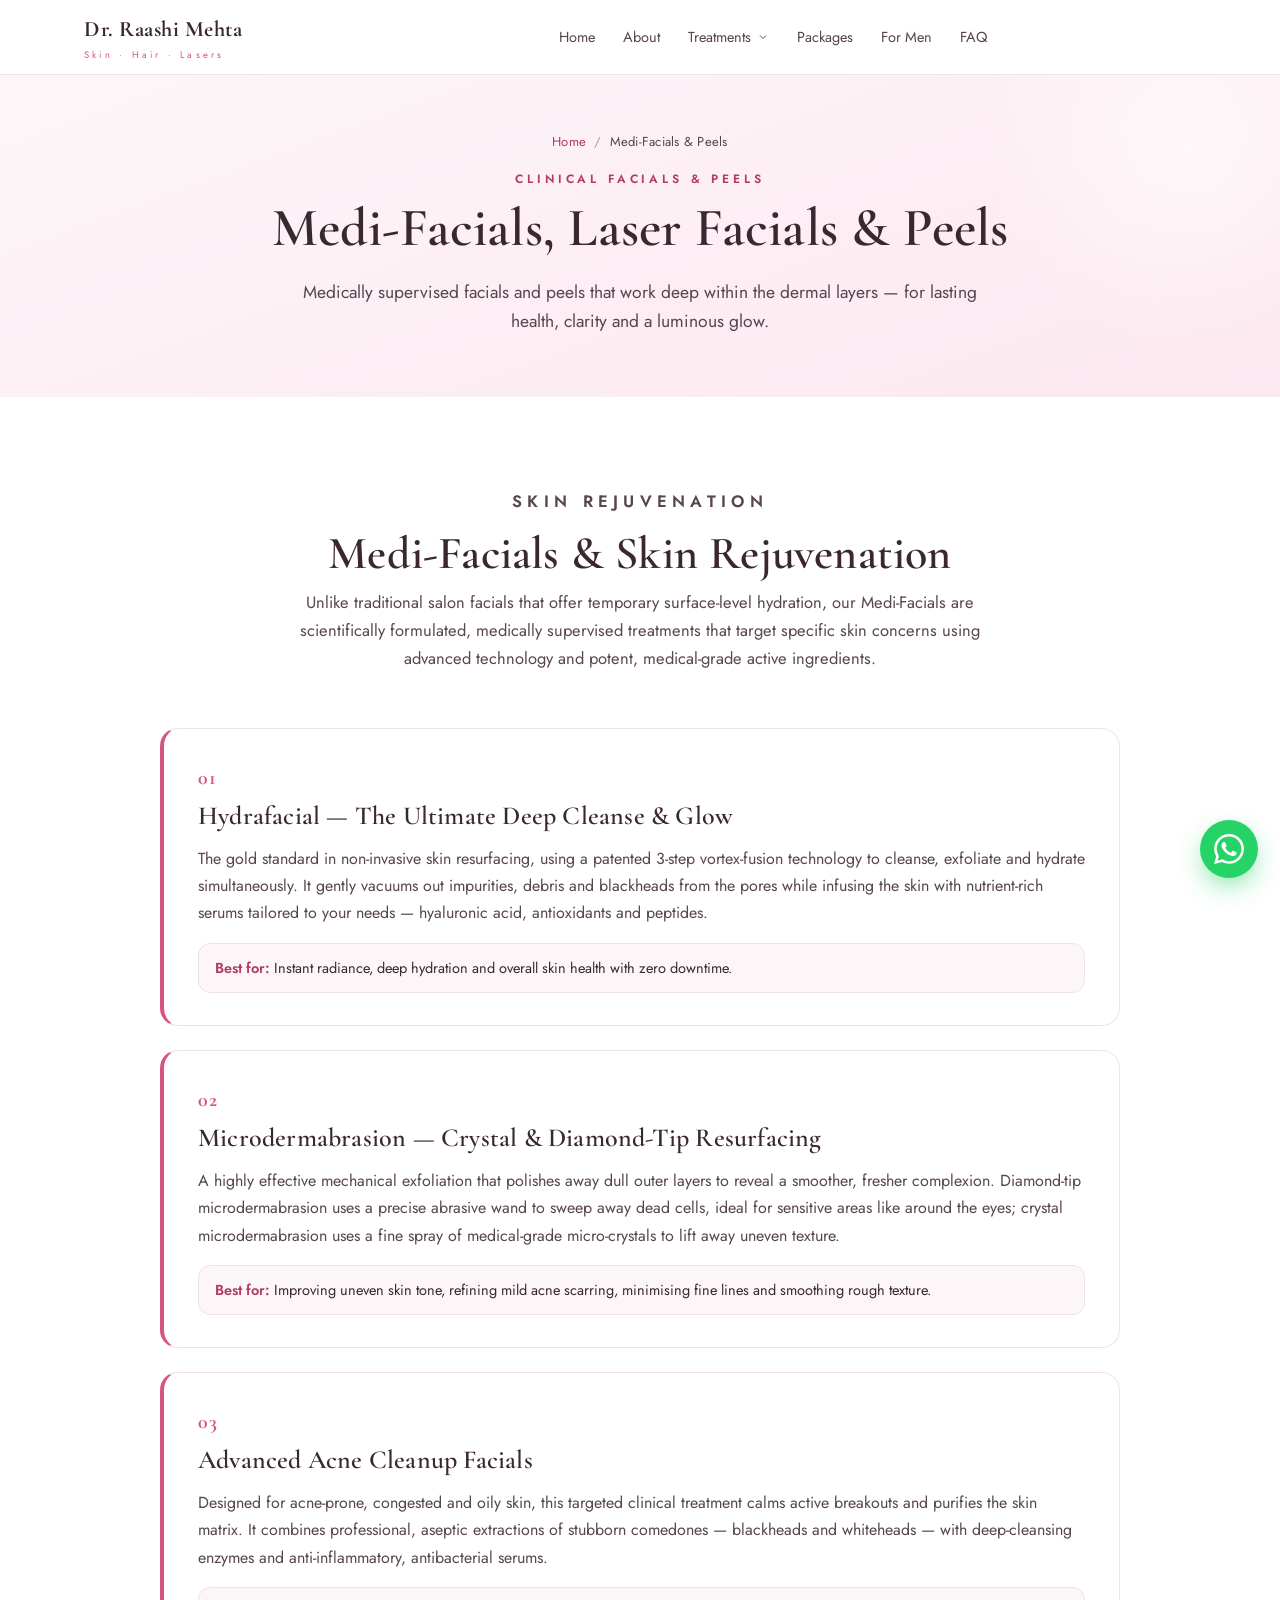
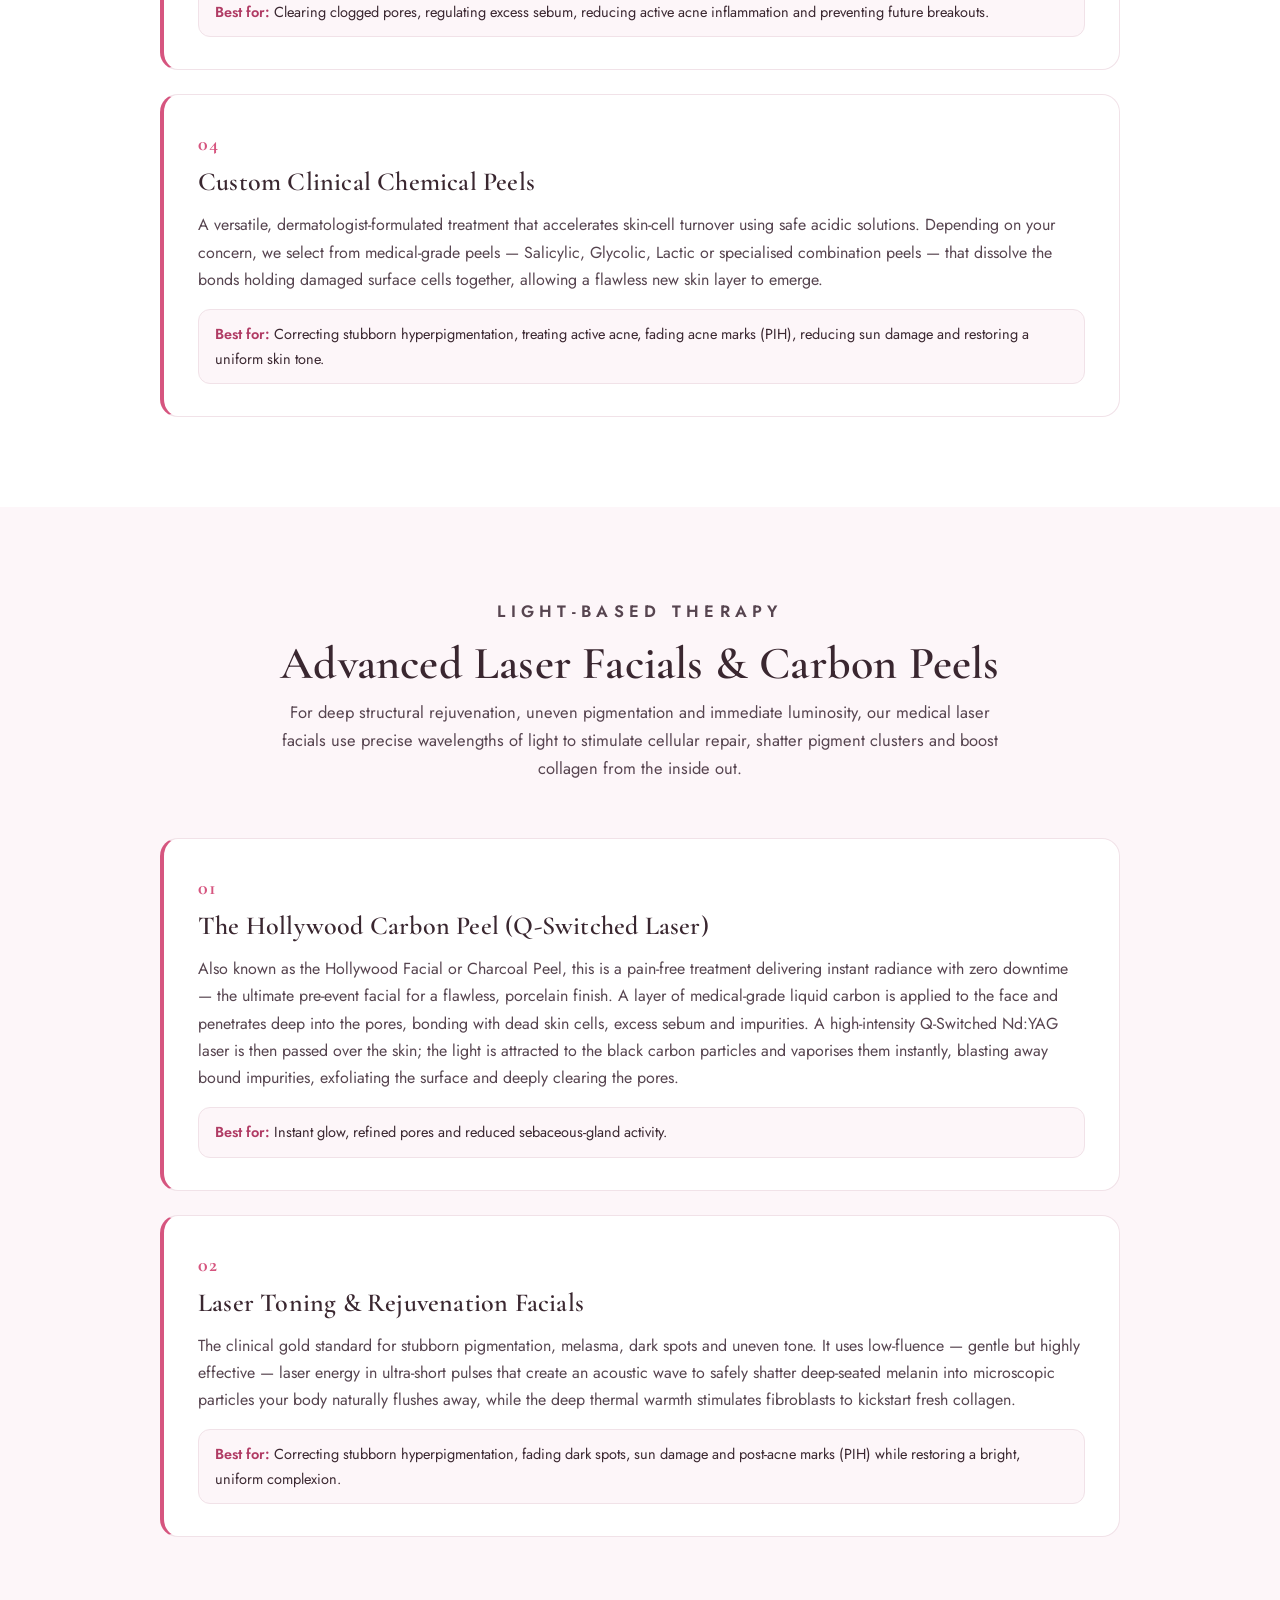
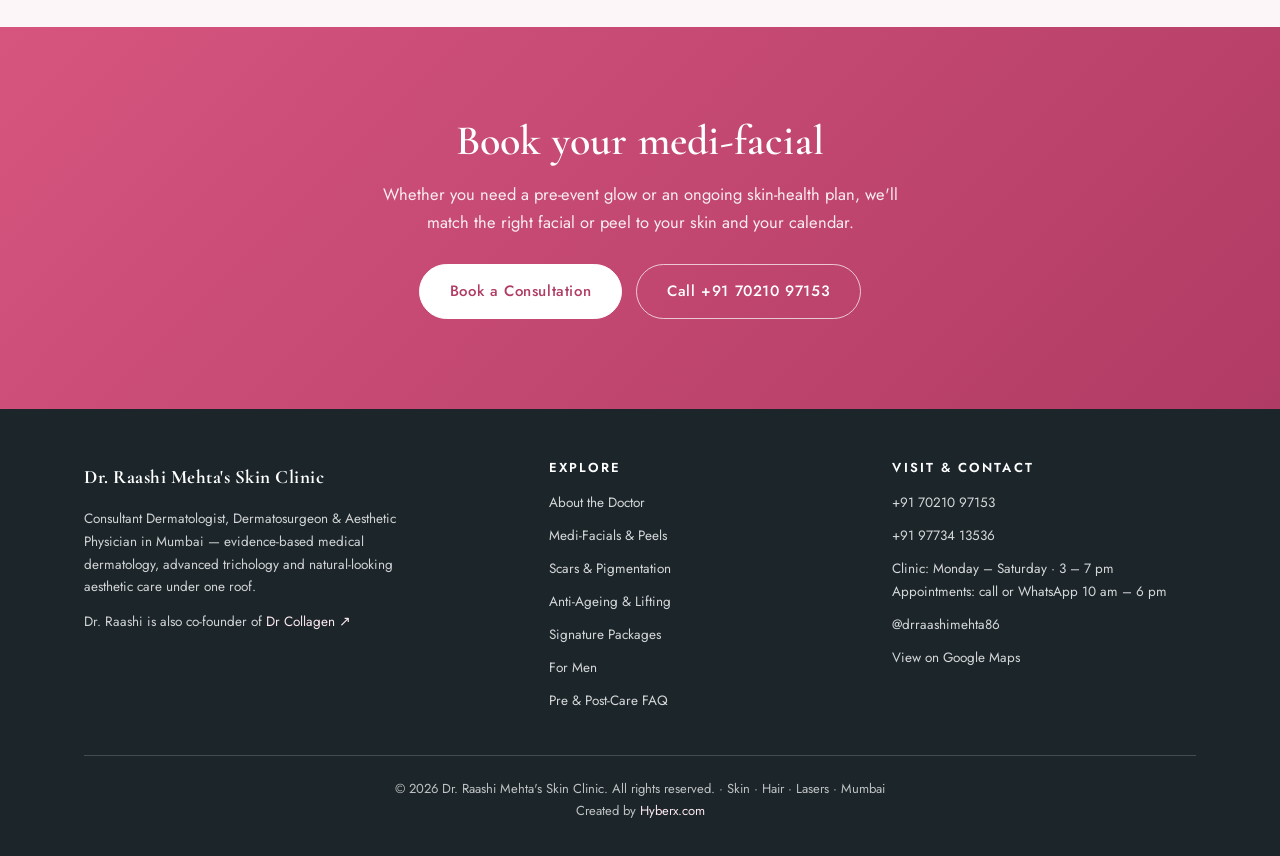
<file: facials-peels.html>
<!DOCTYPE html>
<html lang="en">
<head>
<meta charset="UTF-8">
<meta name="viewport" content="width=device-width, initial-scale=1.0">
<title>Medi-Facials, Laser Facials &amp; Peels | Dr. Raashi Mehta's Skin Clinic, Mumbai</title>
<meta name="description" content="Medically supervised medi-facials, laser facials and chemical peels in Mumbai — Hydrafacial, microdermabrasion, carbon peels and laser toning for lasting clarity and a luminous glow.">
<meta name="theme-color" content="#b03b64">
<meta name="robots" content="index, follow">
<meta property="og:type" content="website">
<meta property="og:site_name" content="Dr. Raashi Mehta's Skin Clinic">
<meta property="og:title" content="Medi-Facials, Laser Facials &amp; Peels | Dr. Raashi Mehta's Skin Clinic">
<meta property="og:description" content="Medically supervised facials and peels that work deep within the dermal layers — for lasting health, clarity and a luminous glow.">
<meta property="og:image" content="assets/doctor.png">
<link rel="icon" href="assets/logo-icon.png">
<link rel="preconnect" href="https://fonts.googleapis.com">
<link rel="preconnect" href="https://fonts.gstatic.com" crossorigin>
<link href="https://fonts.googleapis.com/css2?family=Cormorant+Garamond:wght@500;600;700&family=Jost:wght@300;400;500;600&display=swap" rel="stylesheet">
<link rel="stylesheet" href="assets/site.css">
</head>
<body>
<a class="skip-link" href="#main">Skip to content</a>

<header>
  <div class="wrap">
    <nav>
      <a class="brand" href="index.html">
        <span>Dr. Raashi Mehta<small>Skin · Hair · Lasers</small></span>
      </a>
      <div class="navlinks" id="nav">
        <a href="index.html">Home</a>
        <a href="about.html">About</a>
        <div class="dropdown">
          <button aria-haspopup="true" aria-expanded="false">Treatments
            <svg viewBox="0 0 24 24"><path d="M6 9l6 6 6-6"/></svg>
          </button>
          <div class="dropdown-menu">
            <a href="facials-peels.html">Medi-Facials &amp; Peels<small>Hydrafacials, carbon peels, laser toning</small></a>
            <a href="scars-pigmentation.html">Acne Scars &amp; Pigmentation<small>Resurfacing, subcision, melanin control</small></a>
            <a href="anti-ageing.html">Anti-Ageing &amp; Lifting<small>RF, microcurrent, injectables</small></a>
            <a href="hair-medical.html">Hair, Nails &amp; Medical<small>Trichology, PRP, medical dermatology</small></a>
            <a href="diagnostics-surgery.html">Diagnostics &amp; Surgery<small>Biopsies &amp; dermo-surgical care</small></a>
            <a href="laser-hair.html">Laser Hair Reduction<small>Triple-wavelength, all skin types</small></a>
          </div>
        </div>
        <a href="packages.html">Packages</a>
        <a href="mens.html">For Men</a>
        <a href="faq.html">FAQ</a>
        <a class="btn" href="index.html#contact">Book a Consultation</a>
      </div>
      <button class="menu-btn" id="menuBtn" aria-label="Menu" aria-expanded="false" aria-controls="nav">☰</button>
    </nav>
  </div>
</header>

<section class="page-hero">
  <div class="wrap">
    <p class="breadcrumb"><a href="index.html">Home</a><span>/</span>Medi-Facials &amp; Peels</p>
    <p class="eyebrow">Clinical Facials &amp; Peels</p>
    <h1>Medi-Facials, Laser Facials &amp; Peels</h1>
    <p class="lead">Medically supervised facials and peels that work deep within the dermal layers — for lasting health, clarity and a luminous glow.</p>
  </div>
</section>

<main id="main">

<!-- MEDI-FACIALS -->
<section>
  <div class="wrap">
    <div class="sec-head reveal">
      <p class="eyebrow">Skin Rejuvenation</p>
      <h2>Medi-Facials &amp; Skin Rejuvenation</h2>
      <p>Unlike traditional salon facials that offer temporary surface-level hydration, our Medi-Facials are scientifically formulated, medically supervised treatments that target specific skin concerns using advanced technology and potent, medical-grade active ingredients.</p>
    </div>
    <div class="treat-list">
      <div class="treat reveal">
        <span class="treat-num">01</span>
        <h3>Hydrafacial — The Ultimate Deep Cleanse &amp; Glow</h3>
        <p>The gold standard in non-invasive skin resurfacing, using a patented 3-step vortex-fusion technology to cleanse, exfoliate and hydrate simultaneously. It gently vacuums out impurities, debris and blackheads from the pores while infusing the skin with nutrient-rich serums tailored to your needs — hyaluronic acid, antioxidants and peptides.</p>
        <div class="best"><b>Best for:</b> Instant radiance, deep hydration and overall skin health with zero downtime.</div>
      </div>
      <div class="treat reveal">
        <span class="treat-num">02</span>
        <h3>Microdermabrasion — Crystal &amp; Diamond-Tip Resurfacing</h3>
        <p>A highly effective mechanical exfoliation that polishes away dull outer layers to reveal a smoother, fresher complexion. Diamond-tip microdermabrasion uses a precise abrasive wand to sweep away dead cells, ideal for sensitive areas like around the eyes; crystal microdermabrasion uses a fine spray of medical-grade micro-crystals to lift away uneven texture.</p>
        <div class="best"><b>Best for:</b> Improving uneven skin tone, refining mild acne scarring, minimising fine lines and smoothing rough texture.</div>
      </div>
      <div class="treat reveal">
        <span class="treat-num">03</span>
        <h3>Advanced Acne Cleanup Facials</h3>
        <p>Designed for acne-prone, congested and oily skin, this targeted clinical treatment calms active breakouts and purifies the skin matrix. It combines professional, aseptic extractions of stubborn comedones — blackheads and whiteheads — with deep-cleansing enzymes and anti-inflammatory, antibacterial serums.</p>
        <div class="best"><b>Best for:</b> Clearing clogged pores, regulating excess sebum, reducing active acne inflammation and preventing future breakouts.</div>
      </div>
      <div class="treat reveal">
        <span class="treat-num">04</span>
        <h3>Custom Clinical Chemical Peels</h3>
        <p>A versatile, dermatologist-formulated treatment that accelerates skin-cell turnover using safe acidic solutions. Depending on your concern, we select from medical-grade peels — Salicylic, Glycolic, Lactic or specialised combination peels — that dissolve the bonds holding damaged surface cells together, allowing a flawless new skin layer to emerge.</p>
        <div class="best"><b>Best for:</b> Correcting stubborn hyperpigmentation, treating active acne, fading acne marks (PIH), reducing sun damage and restoring a uniform skin tone.</div>
      </div>
    </div>
  </div>
</section>

<!-- LASER FACIALS & CARBON PEELS -->
<section class="bg-soft">
  <div class="wrap">
    <div class="sec-head reveal">
      <p class="eyebrow">Light-Based Therapy</p>
      <h2>Advanced Laser Facials &amp; Carbon Peels</h2>
      <p>For deep structural rejuvenation, uneven pigmentation and immediate luminosity, our medical laser facials use precise wavelengths of light to stimulate cellular repair, shatter pigment clusters and boost collagen from the inside out.</p>
    </div>
    <div class="treat-list">
      <div class="treat reveal">
        <span class="treat-num">01</span>
        <h3>The Hollywood Carbon Peel (Q-Switched Laser)</h3>
        <p>Also known as the Hollywood Facial or Charcoal Peel, this is a pain-free treatment delivering instant radiance with zero downtime — the ultimate pre-event facial for a flawless, porcelain finish. A layer of medical-grade liquid carbon is applied to the face and penetrates deep into the pores, bonding with dead skin cells, excess sebum and impurities. A high-intensity Q-Switched Nd:YAG laser is then passed over the skin; the light is attracted to the black carbon particles and vaporises them instantly, blasting away bound impurities, exfoliating the surface and deeply clearing the pores.</p>
        <div class="best"><b>Best for:</b> Instant glow, refined pores and reduced sebaceous-gland activity.</div>
      </div>
      <div class="treat reveal">
        <span class="treat-num">02</span>
        <h3>Laser Toning &amp; Rejuvenation Facials</h3>
        <p>The clinical gold standard for stubborn pigmentation, melasma, dark spots and uneven tone. It uses low-fluence — gentle but highly effective — laser energy in ultra-short pulses that create an acoustic wave to safely shatter deep-seated melanin into microscopic particles your body naturally flushes away, while the deep thermal warmth stimulates fibroblasts to kickstart fresh collagen.</p>
        <div class="best"><b>Best for:</b> Correcting stubborn hyperpigmentation, fading dark spots, sun damage and post-acne marks (PIH) while restoring a bright, uniform complexion.</div>
      </div>
    </div>
  </div>
</section>

</main>

<!-- CTA -->
<section class="cta-band">
  <div class="wrap reveal">
    <h2>Book your medi-facial</h2>
    <p>Whether you need a pre-event glow or an ongoing skin-health plan, we'll match the right facial or peel to your skin and your calendar.</p>
    <div class="cta-actions">
      <a class="btn" href="index.html#contact">Book a Consultation</a>
      <a class="btn outline" href="tel:+917021097153">Call +91 70210 97153</a>
    </div>
  </div>
</section>

<footer>
  <div class="wrap">
    <div class="footer-grid">
      <div class="fabout">
        <a class="brand" href="index.html"><span style="font-size:19px;color:#fff;font-family:'Cormorant Garamond';font-weight:700">Dr. Raashi Mehta's Skin Clinic</span></a>
        <p>Consultant Dermatologist, Dermatosurgeon &amp; Aesthetic Physician in Mumbai — evidence-based medical dermatology, advanced trichology and natural-looking aesthetic care under one roof.</p>
        <p style="margin-top:12px">Dr. Raashi is also co-founder of <a href="https://drcollagen.in/" target="_blank" rel="noopener">Dr Collagen &#8599;</a></p>
      </div>
      <div class="fcol">
        <h4>Explore</h4>
        <a href="about.html">About the Doctor</a>
        <a href="facials-peels.html">Medi-Facials &amp; Peels</a>
        <a href="scars-pigmentation.html">Scars &amp; Pigmentation</a>
        <a href="anti-ageing.html">Anti-Ageing &amp; Lifting</a>
        <a href="packages.html">Signature Packages</a>
        <a href="mens.html">For Men</a>
        <a href="faq.html">Pre &amp; Post-Care FAQ</a>
      </div>
      <div class="fcol">
        <h4>Visit &amp; Contact</h4>
        <a href="tel:+917021097153">+91 70210 97153</a>
        <a href="tel:+919773413536">+91 97734 13536</a>
        <p>Clinic: Monday – Saturday · 3 – 7 pm<br>Appointments: call or WhatsApp 10 am – 6 pm</p>
        <a href="https://instagram.com/drraashimehta86" target="_blank" rel="noopener">@drraashimehta86</a>
        <a href="https://share.google/6kDrmnB6BB6KFeHao" target="_blank" rel="noopener">View on Google Maps</a>
      </div>
    </div>
    <div class="fbottom">© <span id="yr"></span> Dr. Raashi Mehta's Skin Clinic. All rights reserved. · Skin · Hair · Lasers · Mumbai<br>Created by <a href="https://hyberx.com" target="_blank" rel="noopener">Hyberx.com</a></div>
  </div>
</footer>

<a class="fab" href="https://wa.me/917021097153" target="_blank" rel="noopener" aria-label="WhatsApp">
  <svg viewBox="0 0 24 24" aria-hidden="true"><path d="M17.472 14.382c-.297-.149-1.758-.867-2.03-.967-.273-.099-.471-.148-.67.15-.197.297-.767.966-.94 1.164-.173.199-.347.223-.644.075-.297-.15-1.255-.463-2.39-1.475-.883-.788-1.48-1.761-1.653-2.059-.173-.297-.018-.458.13-.606.134-.133.298-.347.446-.52.149-.174.198-.298.298-.497.099-.198.05-.371-.025-.52-.075-.149-.669-1.612-.916-2.207-.242-.579-.487-.5-.669-.51-.173-.008-.371-.01-.57-.01-.198 0-.52.074-.792.372-.272.297-1.04 1.016-1.04 2.479 0 1.462 1.065 2.875 1.213 3.074.149.198 2.096 3.2 5.077 4.487.709.306 1.262.489 1.694.625.712.227 1.36.195 1.871.118.571-.085 1.758-.719 2.006-1.413.248-.694.248-1.289.173-1.413-.074-.124-.272-.198-.57-.347m-5.421 7.403h-.004a9.87 9.87 0 01-5.031-1.378l-.361-.214-3.741.982.998-3.648-.235-.374a9.86 9.86 0 01-1.51-5.26c.001-5.45 4.436-9.884 9.888-9.884 2.64 0 5.122 1.03 6.988 2.898a9.825 9.825 0 012.893 6.994c-.003 5.45-4.437 9.884-9.885 9.884m8.413-18.297A11.815 11.815 0 0012.05 0C5.495 0 .16 5.335.157 11.892c0 2.096.547 4.142 1.588 5.945L.057 24l6.305-1.654a11.882 11.882 0 005.683 1.448h.005c6.554 0 11.89-5.335 11.893-11.893a11.821 11.821 0 00-3.48-8.413z"/></svg>
</a>

<script src="assets/site.js"></script>
</body>
</html>
</file>
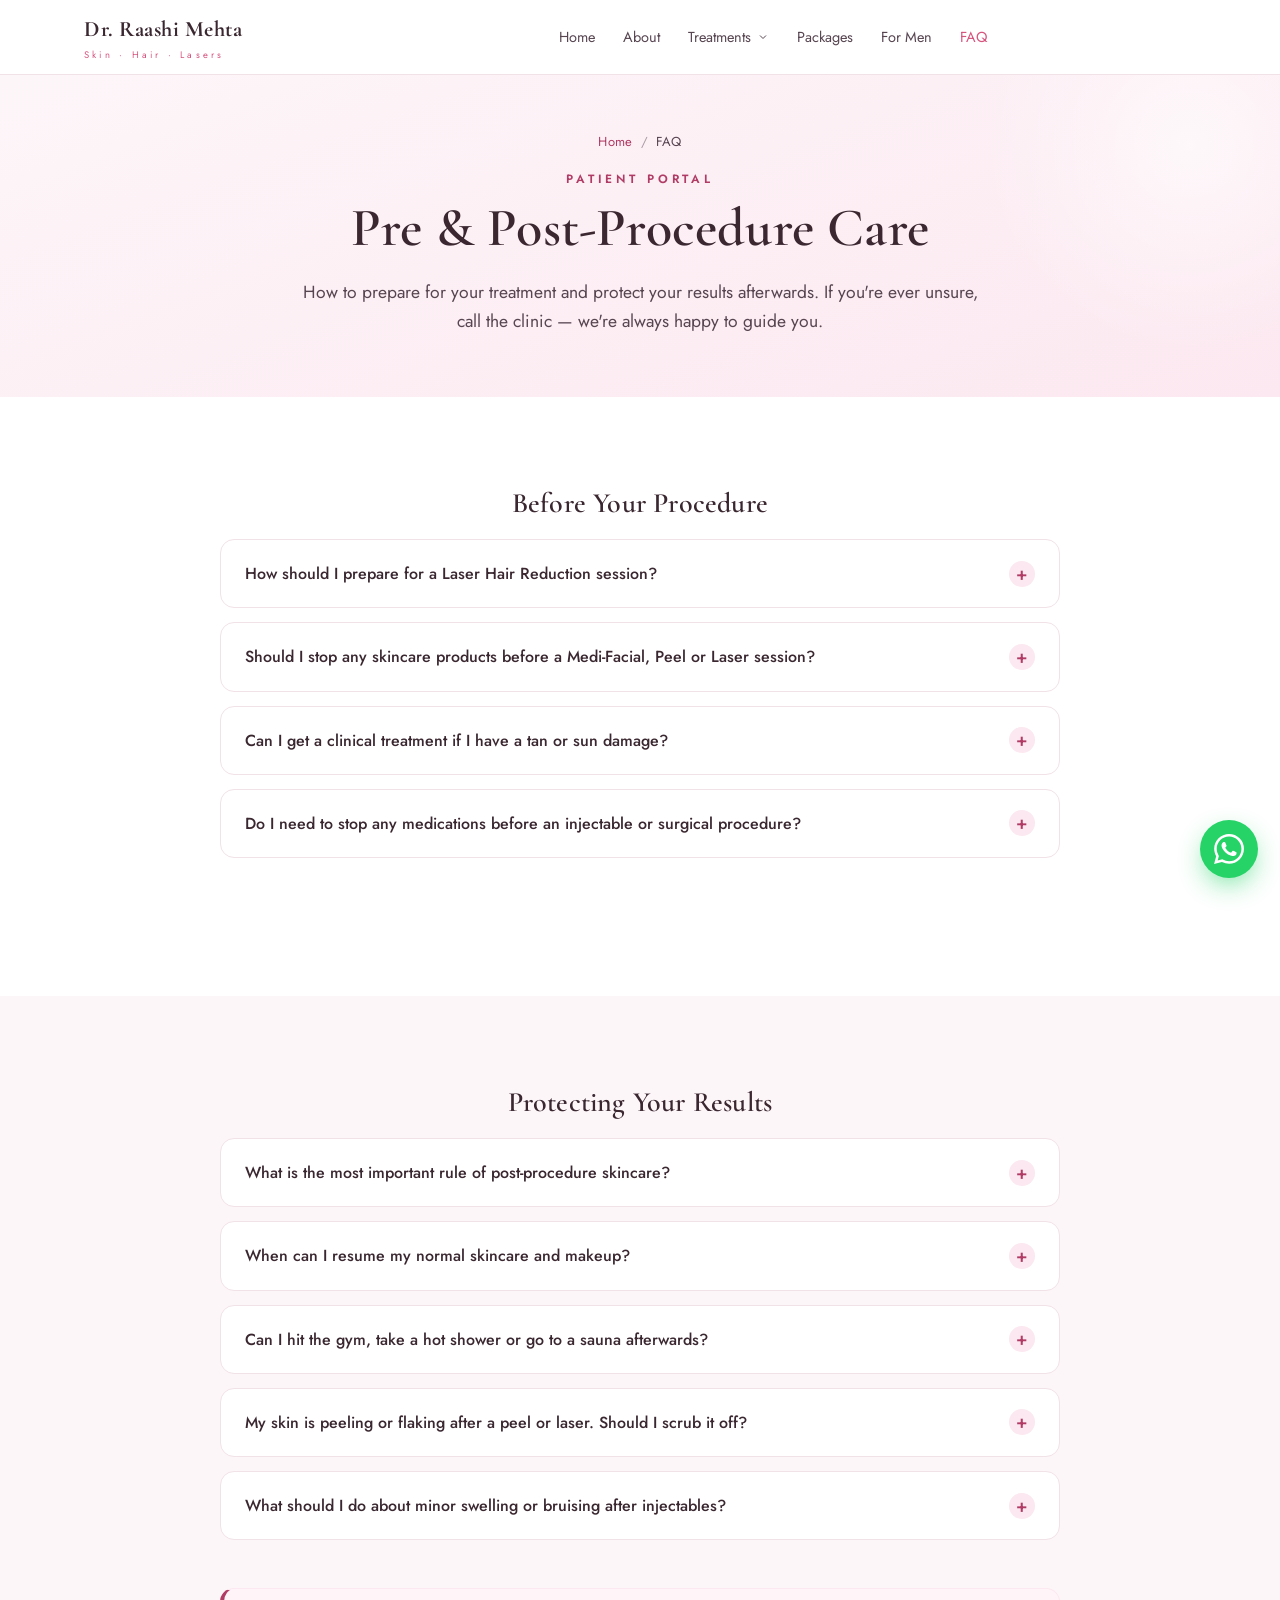
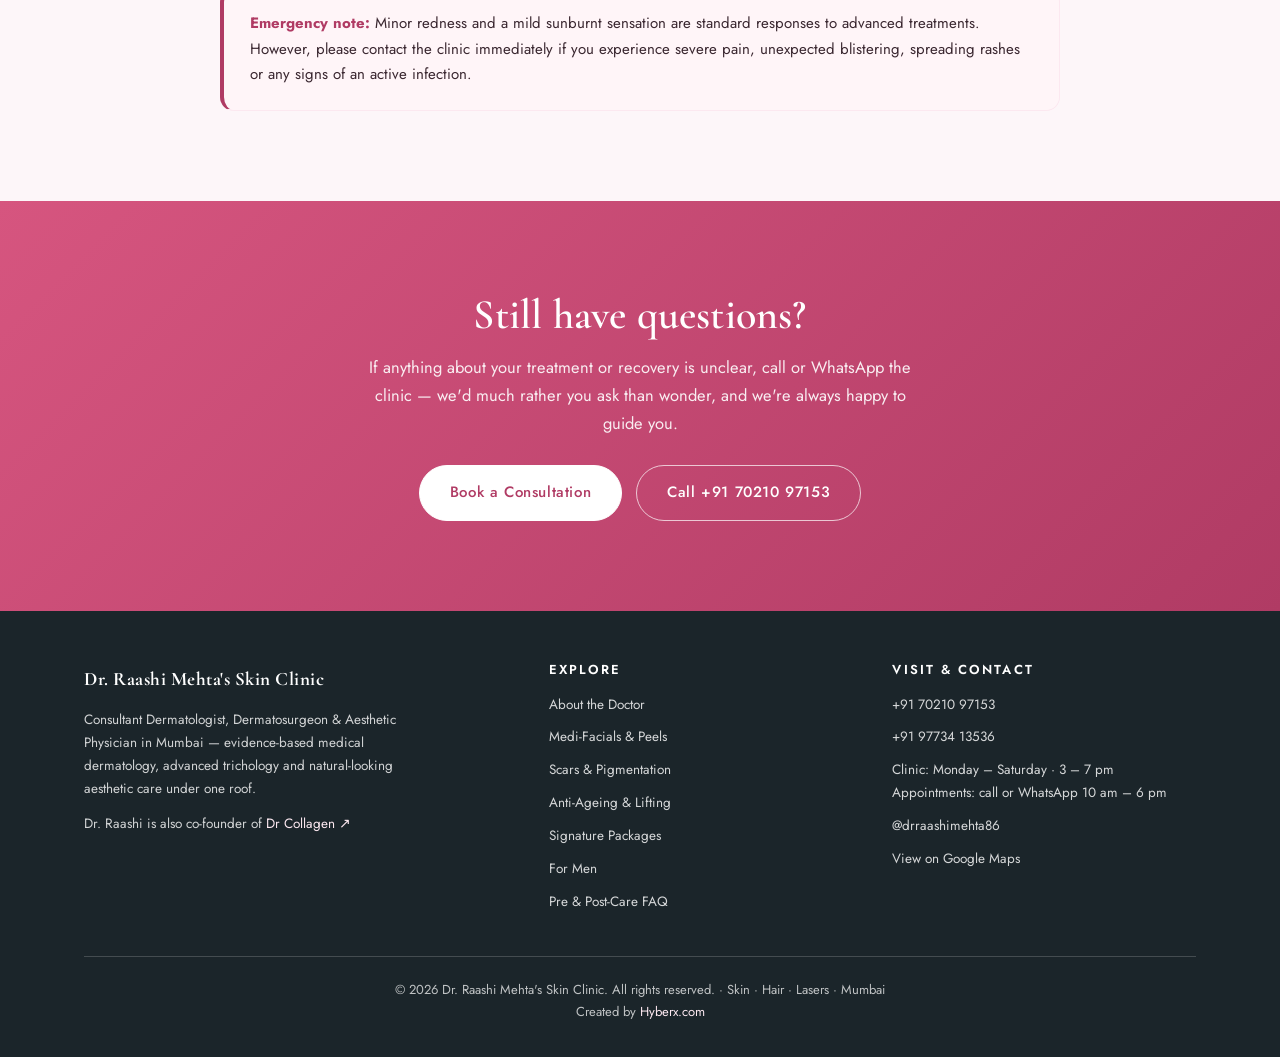
<file: faq.html>
<!DOCTYPE html>
<html lang="en">
<head>
<meta charset="UTF-8">
<meta name="viewport" content="width=device-width, initial-scale=1.0">
<title>Pre &amp; Post-Procedure Care FAQs | Dr. Raashi Mehta's Skin Clinic, Mumbai</title>
<meta name="description" content="How to prepare for laser, peel, medi-facial and injectable treatments and how to protect your results afterwards — pre- and post-procedure care FAQs from Dr. Raashi Mehta's Skin Clinic.">
<meta name="theme-color" content="#b03b64">
<meta name="robots" content="index, follow">
<meta property="og:type" content="website">
<meta property="og:site_name" content="Dr. Raashi Mehta's Skin Clinic">
<meta property="og:title" content="Pre &amp; Post-Procedure Care FAQs | Dr. Raashi Mehta's Skin Clinic">
<meta property="og:description" content="How to prepare for your treatment and protect your results afterwards — pre- and post-procedure care guidance from the clinic.">
<meta property="og:image" content="assets/doctor.png">
<link rel="icon" href="assets/logo-icon.png">
<link rel="preconnect" href="https://fonts.googleapis.com">
<link rel="preconnect" href="https://fonts.gstatic.com" crossorigin>
<link href="https://fonts.googleapis.com/css2?family=Cormorant+Garamond:wght@500;600;700&family=Jost:wght@300;400;500;600&display=swap" rel="stylesheet">
<link rel="stylesheet" href="assets/site.css">
</head>
<body>
<a class="skip-link" href="#main">Skip to content</a>

<header>
  <div class="wrap">
    <nav>
      <a class="brand" href="index.html">
        <span>Dr. Raashi Mehta<small>Skin · Hair · Lasers</small></span>
      </a>
      <div class="navlinks" id="nav">
        <a href="index.html">Home</a>
        <a href="about.html">About</a>
        <div class="dropdown">
          <button aria-haspopup="true" aria-expanded="false">Treatments
            <svg viewBox="0 0 24 24"><path d="M6 9l6 6 6-6"/></svg>
          </button>
          <div class="dropdown-menu">
            <a href="facials-peels.html">Medi-Facials &amp; Peels<small>Hydrafacials, carbon peels, laser toning</small></a>
            <a href="scars-pigmentation.html">Acne Scars &amp; Pigmentation<small>Resurfacing, subcision, melanin control</small></a>
            <a href="anti-ageing.html">Anti-Ageing &amp; Lifting<small>RF, microcurrent, injectables</small></a>
            <a href="hair-medical.html">Hair, Nails &amp; Medical<small>Trichology, PRP, medical dermatology</small></a>
            <a href="diagnostics-surgery.html">Diagnostics &amp; Surgery<small>Biopsies &amp; dermo-surgical care</small></a>
            <a href="laser-hair.html">Laser Hair Reduction<small>Triple-wavelength, all skin types</small></a>
          </div>
        </div>
        <a href="packages.html">Packages</a>
        <a href="mens.html">For Men</a>
        <a href="faq.html" class="active">FAQ</a>
        <a class="btn" href="index.html#contact">Book a Consultation</a>
      </div>
      <button class="menu-btn" id="menuBtn" aria-label="Menu" aria-expanded="false" aria-controls="nav">☰</button>
    </nav>
  </div>
</header>

<section class="page-hero">
  <div class="wrap">
    <p class="breadcrumb"><a href="index.html">Home</a><span>/</span>FAQ</p>
    <p class="eyebrow">Patient Portal</p>
    <h1>Pre &amp; Post-Procedure Care</h1>
    <p class="lead">How to prepare for your treatment and protect your results afterwards. If you're ever unsure, call the clinic — we're always happy to guide you.</p>
  </div>
</section>

<main id="main">

<!-- BEFORE YOUR PROCEDURE -->
<section>
  <div class="wrap">
    <div class="faq-group reveal">
      <h2>Before Your Procedure</h2>
      <details class="acc">
        <summary>How should I prepare for a Laser Hair Reduction session?<span class="plus">+</span></summary>
        <div class="acc-body">
          <p>The laser needs the hair root intact under the skin to target it, so a little preparation makes all the difference:</p>
          <ul>
            <li>Shave, don't wax — shave the target area 24 hours before your appointment. Do not wax, pluck, thread or use bleaching creams for at least 3 weeks before.</li>
            <li>Arrive with skin entirely clean — free of lotions, perfumes, deodorants or makeup.</li>
          </ul>
        </div>
      </details>
      <details class="acc">
        <summary>Should I stop any skincare products before a Medi-Facial, Peel or Laser session?<span class="plus">+</span></summary>
        <div class="acc-body">
          <p>Yes. Discontinue strong active ingredients — such as prescription vitamin-A creams, exfoliating acids (AHAs/BHAs) or brightening serums — for 3 to 5 days before your treatment, as they increase sensitivity and can alter how your skin reacts.</p>
        </div>
      </details>
      <details class="acc">
        <summary>Can I get a clinical treatment if I have a tan or sun damage?<span class="plus">+</span></summary>
        <div class="acc-body">
          <p>Avoid direct, prolonged sun exposure, tanning beds and spray tans for at least 2 to 3 weeks before any laser or chemical peel. Laser energy is highly attracted to pigment, so treating tanned skin increases the risk of temporary hyperpigmentation or superficial burns.</p>
        </div>
      </details>
      <details class="acc">
        <summary>Do I need to stop any medications before an injectable or surgical procedure?<span class="plus">+</span></summary>
        <div class="acc-body">
          <p>For injectable treatments or minor surgeries (cysts, nail procedures), avoid blood-thinning medicines and supplements for 5 to 7 days prior — only after consulting your physician. This minimises the risk of bruising or swelling at the injection site.</p>
        </div>
      </details>
    </div>
  </div>
</section>

<!-- PROTECTING YOUR RESULTS -->
<section class="bg-soft">
  <div class="wrap">
    <div class="faq-group reveal">
      <h2>Protecting Your Results</h2>
      <details class="acc">
        <summary>What is the most important rule of post-procedure skincare?<span class="plus">+</span></summary>
        <div class="acc-body">
          <p>Sun protection is non-negotiable. Your skin is uniquely vulnerable to UV damage after lasers, peels or microneedling. Apply a broad-spectrum, medical-grade sunscreen (SPF 30+) every 3 to 4 hours, even indoors or on cloudy days, and wear a wide-brimmed hat in direct sunlight.</p>
        </div>
      </details>
      <details class="acc">
        <summary>When can I resume my normal skincare and makeup?<span class="plus">+</span></summary>
        <div class="acc-body">
          <p>For non-invasive treatments (Hydrafacial, Carbon Peels, Laser Toning) you can usually apply mineral makeup and gentle moisturisers immediately, and resume active serums after 3 to 5 days once redness resolves.</p>
          <p>For micro-invasive treatments (Microneedling, PRP, Fractional CO₂), keep skin bare and use only the prescribed healing balm or plain moisturiser for the first 24 to 48 hours, avoiding makeup to prevent pore contamination.</p>
        </div>
      </details>
      <details class="acc">
        <summary>Can I hit the gym, take a hot shower or go to a sauna afterwards?<span class="plus">+</span></summary>
        <div class="acc-body">
          <p>Hold off for 24 to 48 hours. Avoid heavy workouts, swimming pools, steam rooms, saunas and very hot showers, as excess sweat, heat and friction can worsen inflammation, trigger hives or introduce bacteria into newly opened micro-channels.</p>
        </div>
      </details>
      <details class="acc">
        <summary>My skin is peeling or flaking after a peel or laser. Should I scrub it off?<span class="plus">+</span></summary>
        <div class="acc-body">
          <p>Absolutely not. If you experience mild flaking or peeling (common after deep chemical peels or Fractional CO₂), do not pick, scratch or manually exfoliate — let the dead skin shed naturally. Forcing it off can cause raw patches, scarring or post-inflammatory hyperpigmentation. Keep the area deeply hydrated with the recommended moisturiser.</p>
        </div>
      </details>
      <details class="acc">
        <summary>What should I do about minor swelling or bruising after injectables?<span class="plus">+</span></summary>
        <div class="acc-body">
          <p>Mild swelling, tenderness or a small bruise at the injection site is entirely normal and temporary. Gently apply a cold compress or wrapped ice pack for 10 minutes at a time, and avoid rubbing or massaging the treated zones so the product settles evenly.</p>
        </div>
      </details>
    </div>
    <div class="emergency reveal"><p><b>Emergency note:</b> Minor redness and a mild sunburnt sensation are standard responses to advanced treatments. However, please contact the clinic immediately if you experience severe pain, unexpected blistering, spreading rashes or any signs of an active infection.</p></div>
  </div>
</section>

</main>

<!-- CTA -->
<section class="cta-band">
  <div class="wrap reveal">
    <h2>Still have questions?</h2>
    <p>If anything about your treatment or recovery is unclear, call or WhatsApp the clinic — we'd much rather you ask than wonder, and we're always happy to guide you.</p>
    <div class="cta-actions">
      <a class="btn" href="index.html#contact">Book a Consultation</a>
      <a class="btn outline" href="tel:+917021097153">Call +91 70210 97153</a>
    </div>
  </div>
</section>

<footer>
  <div class="wrap">
    <div class="footer-grid">
      <div class="fabout">
        <a class="brand" href="index.html"><span style="font-size:19px;color:#fff;font-family:'Cormorant Garamond';font-weight:700">Dr. Raashi Mehta's Skin Clinic</span></a>
        <p>Consultant Dermatologist, Dermatosurgeon &amp; Aesthetic Physician in Mumbai — evidence-based medical dermatology, advanced trichology and natural-looking aesthetic care under one roof.</p>
        <p style="margin-top:12px">Dr. Raashi is also co-founder of <a href="https://drcollagen.in/" target="_blank" rel="noopener">Dr Collagen &#8599;</a></p>
      </div>
      <div class="fcol">
        <h4>Explore</h4>
        <a href="about.html">About the Doctor</a>
        <a href="facials-peels.html">Medi-Facials &amp; Peels</a>
        <a href="scars-pigmentation.html">Scars &amp; Pigmentation</a>
        <a href="anti-ageing.html">Anti-Ageing &amp; Lifting</a>
        <a href="packages.html">Signature Packages</a>
        <a href="mens.html">For Men</a>
        <a href="faq.html">Pre &amp; Post-Care FAQ</a>
      </div>
      <div class="fcol">
        <h4>Visit &amp; Contact</h4>
        <a href="tel:+917021097153">+91 70210 97153</a>
        <a href="tel:+919773413536">+91 97734 13536</a>
        <p>Clinic: Monday – Saturday · 3 – 7 pm<br>Appointments: call or WhatsApp 10 am – 6 pm</p>
        <a href="https://instagram.com/drraashimehta86" target="_blank" rel="noopener">@drraashimehta86</a>
        <a href="https://share.google/6kDrmnB6BB6KFeHao" target="_blank" rel="noopener">View on Google Maps</a>
      </div>
    </div>
    <div class="fbottom">© <span id="yr"></span> Dr. Raashi Mehta's Skin Clinic. All rights reserved. · Skin · Hair · Lasers · Mumbai<br>Created by <a href="https://hyberx.com" target="_blank" rel="noopener">Hyberx.com</a></div>
  </div>
</footer>

<a class="fab" href="https://wa.me/917021097153" target="_blank" rel="noopener" aria-label="WhatsApp">
  <svg viewBox="0 0 24 24" aria-hidden="true"><path d="M17.472 14.382c-.297-.149-1.758-.867-2.03-.967-.273-.099-.471-.148-.67.15-.197.297-.767.966-.94 1.164-.173.199-.347.223-.644.075-.297-.15-1.255-.463-2.39-1.475-.883-.788-1.48-1.761-1.653-2.059-.173-.297-.018-.458.13-.606.134-.133.298-.347.446-.52.149-.174.198-.298.298-.497.099-.198.05-.371-.025-.52-.075-.149-.669-1.612-.916-2.207-.242-.579-.487-.5-.669-.51-.173-.008-.371-.01-.57-.01-.198 0-.52.074-.792.372-.272.297-1.04 1.016-1.04 2.479 0 1.462 1.065 2.875 1.213 3.074.149.198 2.096 3.2 5.077 4.487.709.306 1.262.489 1.694.625.712.227 1.36.195 1.871.118.571-.085 1.758-.719 2.006-1.413.248-.694.248-1.289.173-1.413-.074-.124-.272-.198-.57-.347m-5.421 7.403h-.004a9.87 9.87 0 01-5.031-1.378l-.361-.214-3.741.982.998-3.648-.235-.374a9.86 9.86 0 01-1.51-5.26c.001-5.45 4.436-9.884 9.888-9.884 2.64 0 5.122 1.03 6.988 2.898a9.825 9.825 0 012.893 6.994c-.003 5.45-4.437 9.884-9.885 9.884m8.413-18.297A11.815 11.815 0 0012.05 0C5.495 0 .16 5.335.157 11.892c0 2.096.547 4.142 1.588 5.945L.057 24l6.305-1.654a11.882 11.882 0 005.683 1.448h.005c6.554 0 11.89-5.335 11.893-11.893a11.821 11.821 0 00-3.48-8.413z"/></svg>
</a>

<script src="assets/site.js"></script>
</body>
</html>
</file>
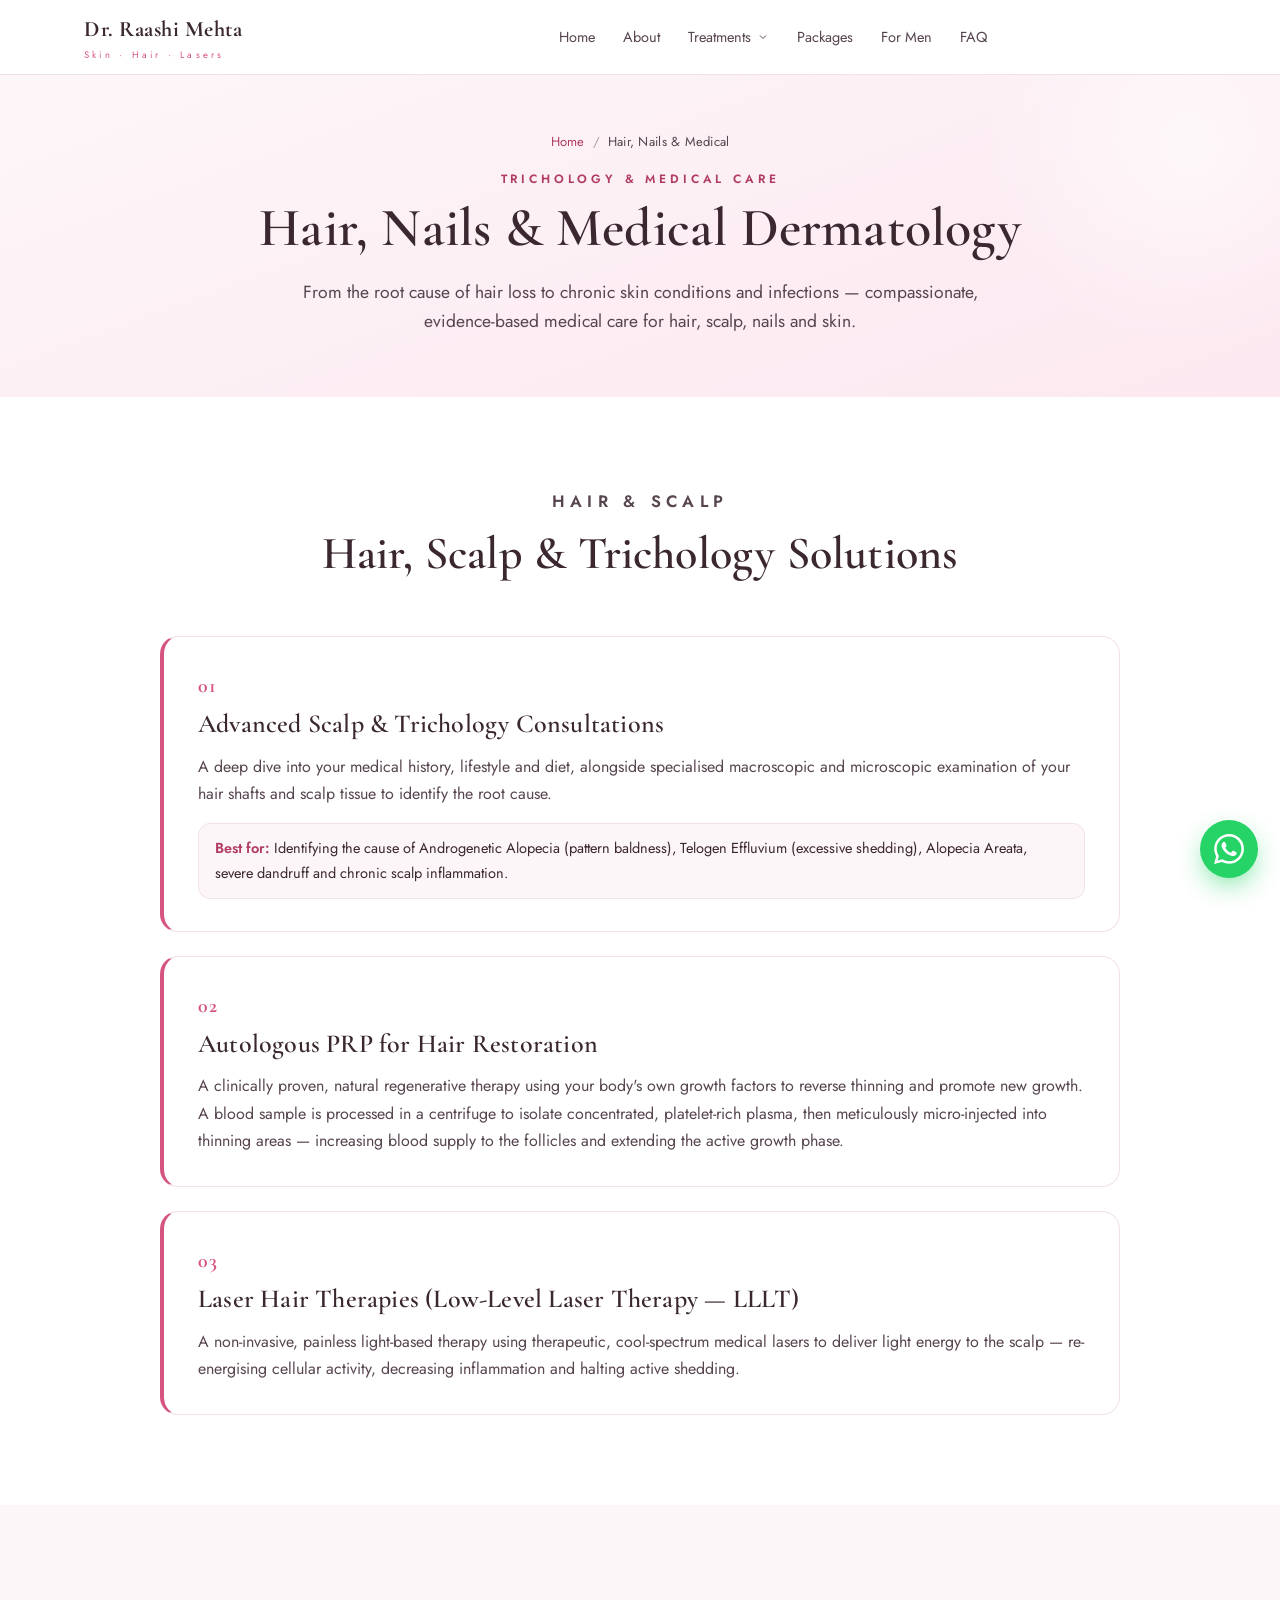
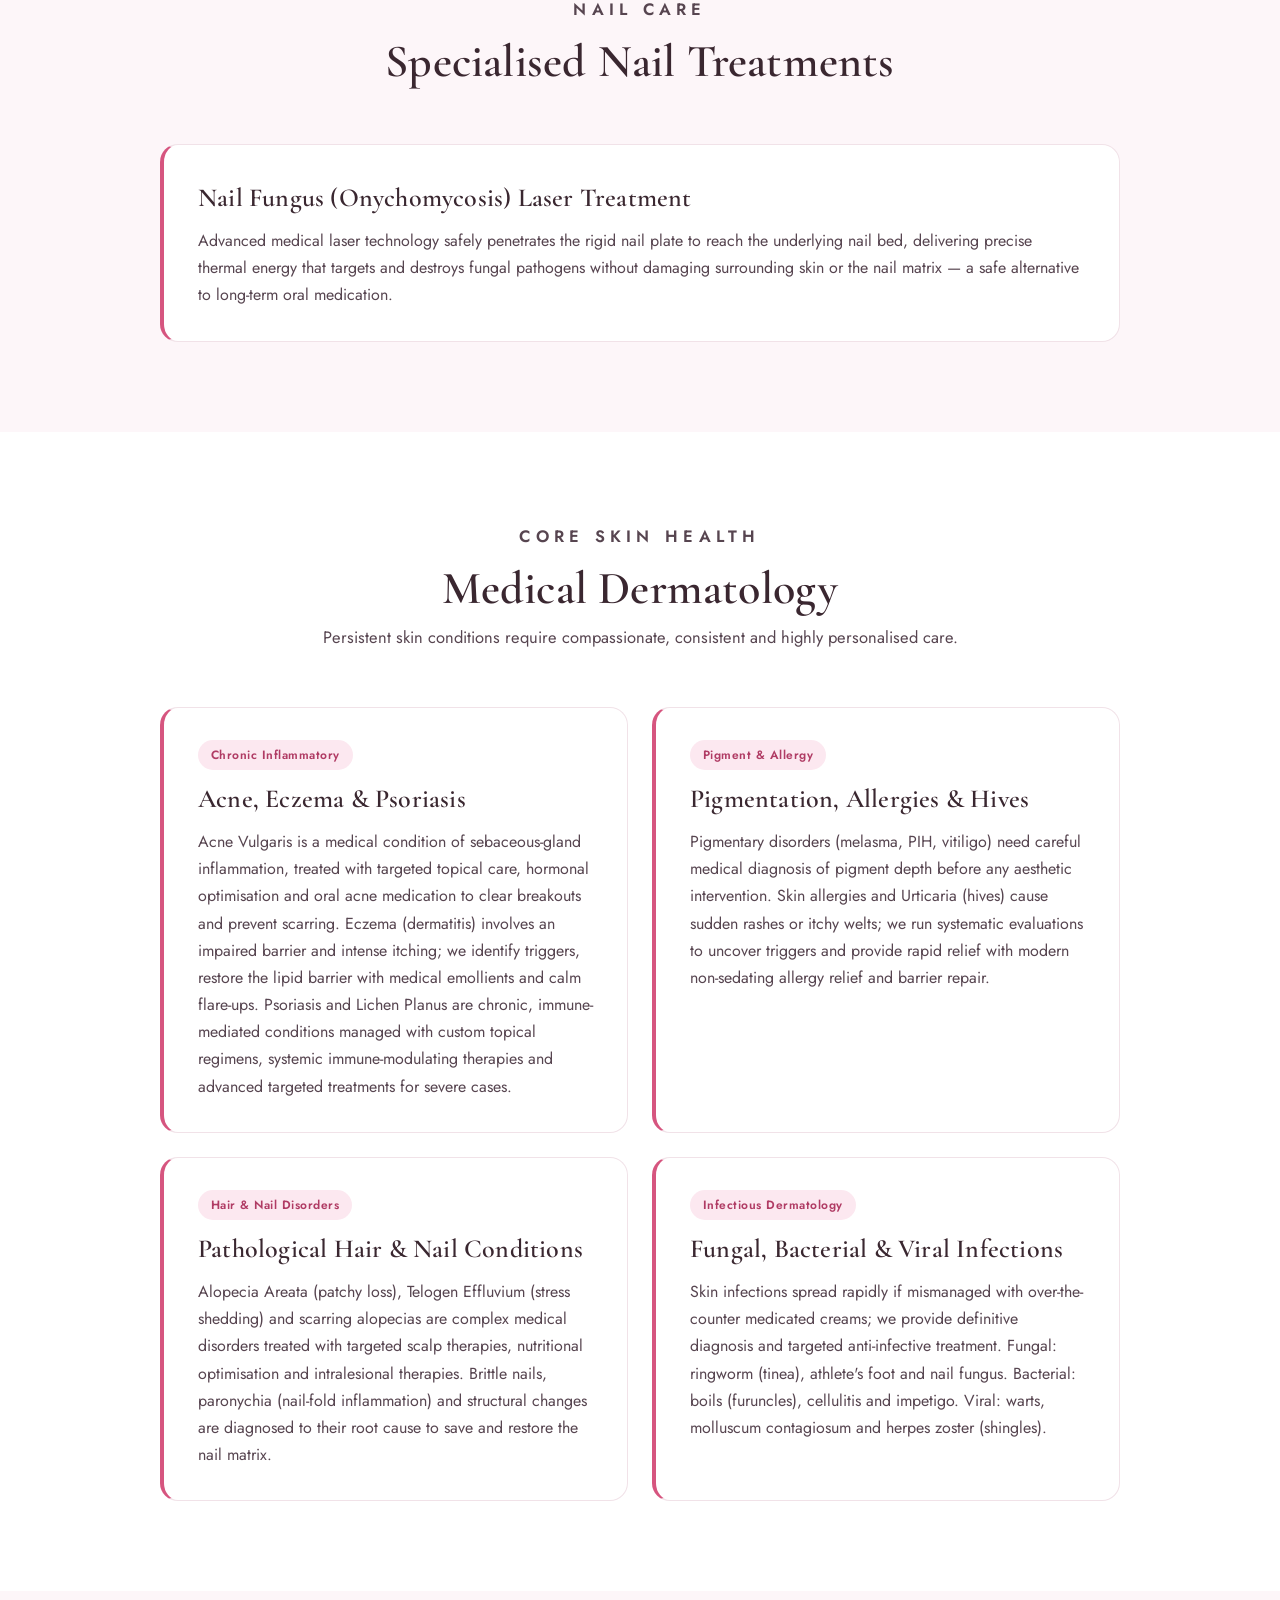
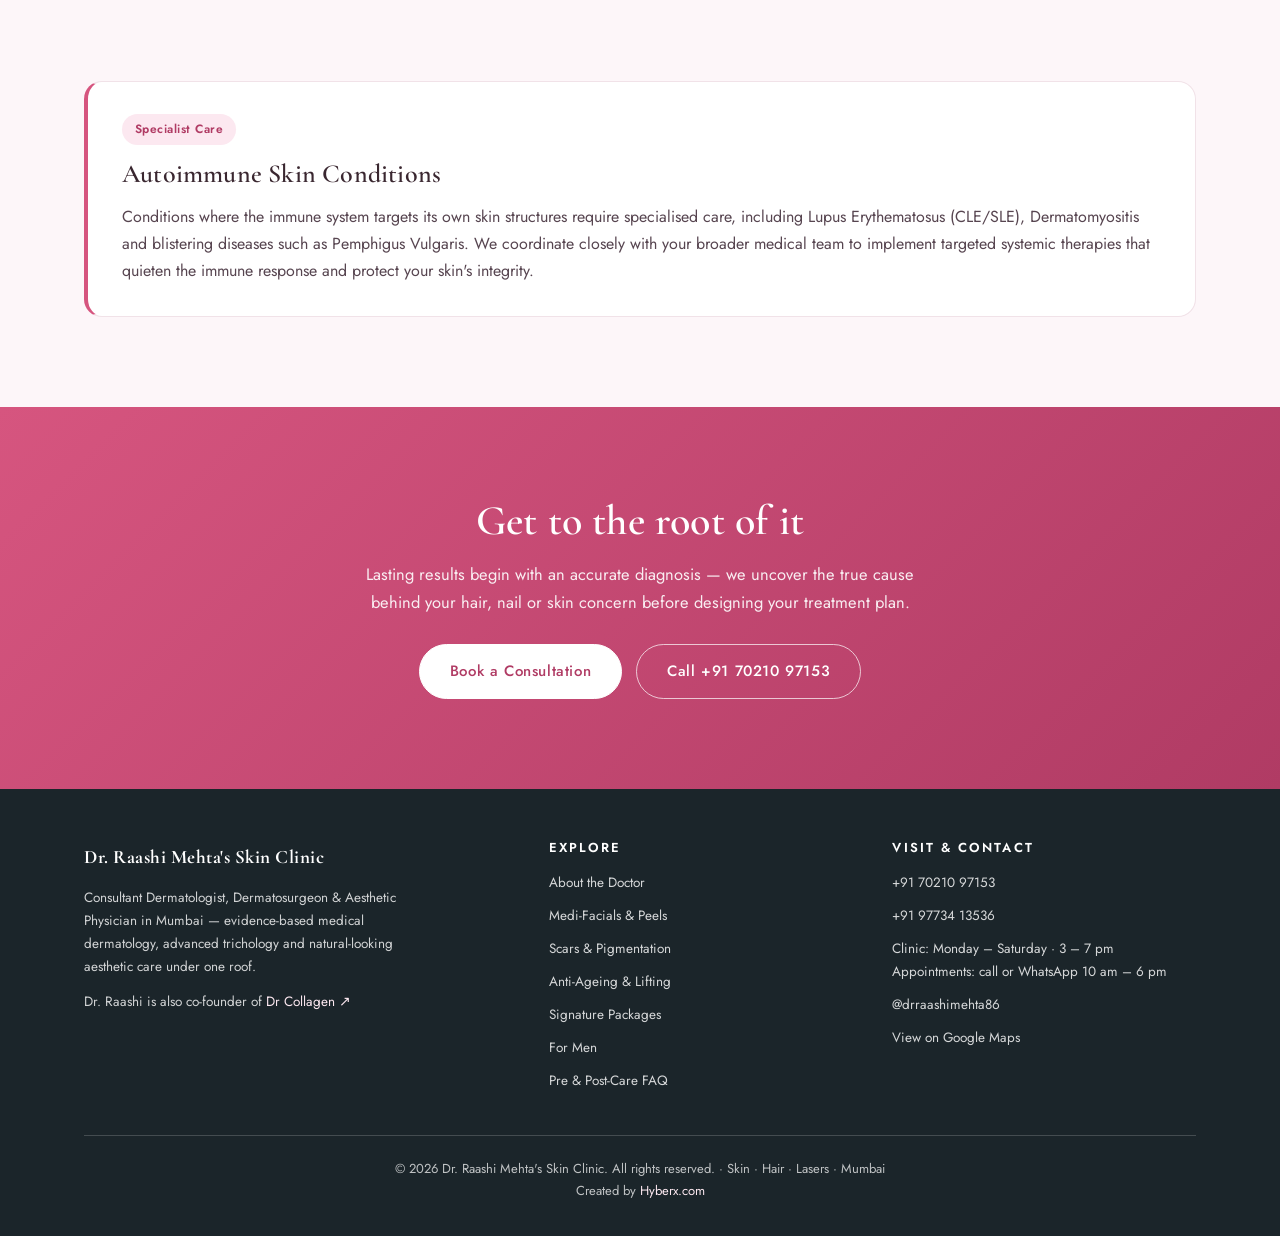
<file: hair-medical.html>
<!DOCTYPE html>
<html lang="en">
<head>
<meta charset="UTF-8">
<meta name="viewport" content="width=device-width, initial-scale=1.0">
<title>Hair, Nails &amp; Medical Dermatology | Dr. Raashi Mehta's Skin Clinic, Mumbai</title>
<meta name="description" content="Trichology, PRP hair restoration, laser nail-fungus treatment and compassionate medical dermatology for acne, eczema, psoriasis, pigmentation, infections and autoimmune skin conditions in Mumbai.">
<meta name="theme-color" content="#b03b64">
<meta name="robots" content="index, follow">
<meta property="og:type" content="website">
<meta property="og:site_name" content="Dr. Raashi Mehta's Skin Clinic">
<meta property="og:title" content="Hair, Nails &amp; Medical Dermatology | Dr. Raashi Mehta, Mumbai">
<meta property="og:description" content="Evidence-based medical care for hair loss, scalp and nail disorders, chronic skin conditions, infections and autoimmune disease.">
<meta property="og:image" content="assets/doctor.png">
<link rel="icon" href="assets/logo-icon.png">
<link rel="preconnect" href="https://fonts.googleapis.com">
<link rel="preconnect" href="https://fonts.gstatic.com" crossorigin>
<link href="https://fonts.googleapis.com/css2?family=Cormorant+Garamond:wght@500;600;700&family=Jost:wght@300;400;500;600&display=swap" rel="stylesheet">
<link rel="stylesheet" href="assets/site.css">
</head>
<body>
<a class="skip-link" href="#main">Skip to content</a>

<header>
  <div class="wrap">
    <nav>
      <a class="brand" href="index.html">
        <span>Dr. Raashi Mehta<small>Skin · Hair · Lasers</small></span>
      </a>
      <div class="navlinks" id="nav">
        <a href="index.html">Home</a>
        <a href="about.html">About</a>
        <div class="dropdown">
          <button aria-haspopup="true" aria-expanded="false">Treatments
            <svg viewBox="0 0 24 24"><path d="M6 9l6 6 6-6"/></svg>
          </button>
          <div class="dropdown-menu">
            <a href="facials-peels.html">Medi-Facials &amp; Peels<small>Hydrafacials, carbon peels, laser toning</small></a>
            <a href="scars-pigmentation.html">Acne Scars &amp; Pigmentation<small>Resurfacing, subcision, melanin control</small></a>
            <a href="anti-ageing.html">Anti-Ageing &amp; Lifting<small>RF, microcurrent, injectables</small></a>
            <a href="hair-medical.html">Hair, Nails &amp; Medical<small>Trichology, PRP, medical dermatology</small></a>
            <a href="diagnostics-surgery.html">Diagnostics &amp; Surgery<small>Biopsies &amp; dermo-surgical care</small></a>
            <a href="laser-hair.html">Laser Hair Reduction<small>Triple-wavelength, all skin types</small></a>
          </div>
        </div>
        <a href="packages.html">Packages</a>
        <a href="mens.html">For Men</a>
        <a href="faq.html">FAQ</a>
        <a class="btn" href="index.html#contact">Book a Consultation</a>
      </div>
      <button class="menu-btn" id="menuBtn" aria-label="Menu" aria-expanded="false" aria-controls="nav">☰</button>
    </nav>
  </div>
</header>

<section class="page-hero">
  <div class="wrap">
    <p class="breadcrumb"><a href="index.html">Home</a><span>/</span>Hair, Nails &amp; Medical</p>
    <p class="eyebrow">Trichology &amp; Medical Care</p>
    <h1>Hair, Nails &amp; Medical Dermatology</h1>
    <p class="lead">From the root cause of hair loss to chronic skin conditions and infections — compassionate, evidence-based medical care for hair, scalp, nails and skin.</p>
  </div>
</section>

<main id="main">

<!-- HAIR & SCALP -->
<section>
  <div class="wrap">
    <div class="sec-head reveal">
      <p class="eyebrow">Hair &amp; Scalp</p>
      <h2>Hair, Scalp &amp; Trichology Solutions</h2>
    </div>
    <div class="treat-list">
      <div class="treat reveal">
        <span class="treat-num">01</span>
        <h3>Advanced Scalp &amp; Trichology Consultations</h3>
        <p>A deep dive into your medical history, lifestyle and diet, alongside specialised macroscopic and microscopic examination of your hair shafts and scalp tissue to identify the root cause.</p>
        <div class="best"><b>Best for:</b> Identifying the cause of Androgenetic Alopecia (pattern baldness), Telogen Effluvium (excessive shedding), Alopecia Areata, severe dandruff and chronic scalp inflammation.</div>
      </div>
      <div class="treat reveal">
        <span class="treat-num">02</span>
        <h3>Autologous PRP for Hair Restoration</h3>
        <p>A clinically proven, natural regenerative therapy using your body's own growth factors to reverse thinning and promote new growth. A blood sample is processed in a centrifuge to isolate concentrated, platelet-rich plasma, then meticulously micro-injected into thinning areas — increasing blood supply to the follicles and extending the active growth phase.</p>
      </div>
      <div class="treat reveal">
        <span class="treat-num">03</span>
        <h3>Laser Hair Therapies (Low-Level Laser Therapy — LLLT)</h3>
        <p>A non-invasive, painless light-based therapy using therapeutic, cool-spectrum medical lasers to deliver light energy to the scalp — re-energising cellular activity, decreasing inflammation and halting active shedding.</p>
      </div>
    </div>
  </div>
</section>

<!-- NAIL CARE -->
<section class="bg-soft">
  <div class="wrap">
    <div class="sec-head reveal">
      <p class="eyebrow">Nail Care</p>
      <h2>Specialised Nail Treatments</h2>
    </div>
    <div class="treat-list">
      <div class="treat reveal">
        <h3>Nail Fungus (Onychomycosis) Laser Treatment</h3>
        <p>Advanced medical laser technology safely penetrates the rigid nail plate to reach the underlying nail bed, delivering precise thermal energy that targets and destroys fungal pathogens without damaging surrounding skin or the nail matrix — a safe alternative to long-term oral medication.</p>
      </div>
    </div>
  </div>
</section>

<!-- MEDICAL DERMATOLOGY -->
<section>
  <div class="wrap">
    <div class="sec-head reveal">
      <p class="eyebrow">Core Skin Health</p>
      <h2>Medical Dermatology</h2>
      <p>Persistent skin conditions require compassionate, consistent and highly personalised care.</p>
    </div>
    <div class="split">
      <div class="treat reveal">
        <span class="tag">Chronic Inflammatory</span>
        <h3>Acne, Eczema &amp; Psoriasis</h3>
        <p>Acne Vulgaris is a medical condition of sebaceous-gland inflammation, treated with targeted topical care, hormonal optimisation and oral acne medication to clear breakouts and prevent scarring. Eczema (dermatitis) involves an impaired barrier and intense itching; we identify triggers, restore the lipid barrier with medical emollients and calm flare-ups. Psoriasis and Lichen Planus are chronic, immune-mediated conditions managed with custom topical regimens, systemic immune-modulating therapies and advanced targeted treatments for severe cases.</p>
      </div>
      <div class="treat reveal">
        <span class="tag">Pigment &amp; Allergy</span>
        <h3>Pigmentation, Allergies &amp; Hives</h3>
        <p>Pigmentary disorders (melasma, PIH, vitiligo) need careful medical diagnosis of pigment depth before any aesthetic intervention. Skin allergies and Urticaria (hives) cause sudden rashes or itchy welts; we run systematic evaluations to uncover triggers and provide rapid relief with modern non-sedating allergy relief and barrier repair.</p>
      </div>
      <div class="treat reveal">
        <span class="tag">Hair &amp; Nail Disorders</span>
        <h3>Pathological Hair &amp; Nail Conditions</h3>
        <p>Alopecia Areata (patchy loss), Telogen Effluvium (stress shedding) and scarring alopecias are complex medical disorders treated with targeted scalp therapies, nutritional optimisation and intralesional therapies. Brittle nails, paronychia (nail-fold inflammation) and structural changes are diagnosed to their root cause to save and restore the nail matrix.</p>
      </div>
      <div class="treat reveal">
        <span class="tag">Infectious Dermatology</span>
        <h3>Fungal, Bacterial &amp; Viral Infections</h3>
        <p>Skin infections spread rapidly if mismanaged with over-the-counter medicated creams; we provide definitive diagnosis and targeted anti-infective treatment. Fungal: ringworm (tinea), athlete's foot and nail fungus. Bacterial: boils (furuncles), cellulitis and impetigo. Viral: warts, molluscum contagiosum and herpes zoster (shingles).</p>
      </div>
    </div>
  </div>
</section>

<!-- AUTOIMMUNE -->
<section class="bg-soft">
  <div class="wrap">
    <div class="treat reveal">
      <span class="tag">Specialist Care</span>
      <h3>Autoimmune Skin Conditions</h3>
      <p>Conditions where the immune system targets its own skin structures require specialised care, including Lupus Erythematosus (CLE/SLE), Dermatomyositis and blistering diseases such as Pemphigus Vulgaris. We coordinate closely with your broader medical team to implement targeted systemic therapies that quieten the immune response and protect your skin's integrity.</p>
    </div>
  </div>
</section>

</main>

<!-- CTA -->
<section class="cta-band">
  <div class="wrap reveal">
    <h2>Get to the root of it</h2>
    <p>Lasting results begin with an accurate diagnosis — we uncover the true cause behind your hair, nail or skin concern before designing your treatment plan.</p>
    <div class="cta-actions">
      <a class="btn" href="index.html#contact">Book a Consultation</a>
      <a class="btn outline" href="tel:+917021097153">Call +91 70210 97153</a>
    </div>
  </div>
</section>

<footer>
  <div class="wrap">
    <div class="footer-grid">
      <div class="fabout">
        <a class="brand" href="index.html"><span style="font-size:19px;color:#fff;font-family:'Cormorant Garamond';font-weight:700">Dr. Raashi Mehta's Skin Clinic</span></a>
        <p>Consultant Dermatologist, Dermatosurgeon &amp; Aesthetic Physician in Mumbai — evidence-based medical dermatology, advanced trichology and natural-looking aesthetic care under one roof.</p>
        <p style="margin-top:12px">Dr. Raashi is also co-founder of <a href="https://drcollagen.in/" target="_blank" rel="noopener">Dr Collagen &#8599;</a></p>
      </div>
      <div class="fcol">
        <h4>Explore</h4>
        <a href="about.html">About the Doctor</a>
        <a href="facials-peels.html">Medi-Facials &amp; Peels</a>
        <a href="scars-pigmentation.html">Scars &amp; Pigmentation</a>
        <a href="anti-ageing.html">Anti-Ageing &amp; Lifting</a>
        <a href="packages.html">Signature Packages</a>
        <a href="mens.html">For Men</a>
        <a href="faq.html">Pre &amp; Post-Care FAQ</a>
      </div>
      <div class="fcol">
        <h4>Visit &amp; Contact</h4>
        <a href="tel:+917021097153">+91 70210 97153</a>
        <a href="tel:+919773413536">+91 97734 13536</a>
        <p>Clinic: Monday – Saturday · 3 – 7 pm<br>Appointments: call or WhatsApp 10 am – 6 pm</p>
        <a href="https://instagram.com/drraashimehta86" target="_blank" rel="noopener">@drraashimehta86</a>
        <a href="https://share.google/6kDrmnB6BB6KFeHao" target="_blank" rel="noopener">View on Google Maps</a>
      </div>
    </div>
    <div class="fbottom">© <span id="yr"></span> Dr. Raashi Mehta's Skin Clinic. All rights reserved. · Skin · Hair · Lasers · Mumbai<br>Created by <a href="https://hyberx.com" target="_blank" rel="noopener">Hyberx.com</a></div>
  </div>
</footer>

<a class="fab" href="https://wa.me/917021097153" target="_blank" rel="noopener" aria-label="WhatsApp">
  <svg viewBox="0 0 24 24" aria-hidden="true"><path d="M17.472 14.382c-.297-.149-1.758-.867-2.03-.967-.273-.099-.471-.148-.67.15-.197.297-.767.966-.94 1.164-.173.199-.347.223-.644.075-.297-.15-1.255-.463-2.39-1.475-.883-.788-1.48-1.761-1.653-2.059-.173-.297-.018-.458.13-.606.134-.133.298-.347.446-.52.149-.174.198-.298.298-.497.099-.198.05-.371-.025-.52-.075-.149-.669-1.612-.916-2.207-.242-.579-.487-.5-.669-.51-.173-.008-.371-.01-.57-.01-.198 0-.52.074-.792.372-.272.297-1.04 1.016-1.04 2.479 0 1.462 1.065 2.875 1.213 3.074.149.198 2.096 3.2 5.077 4.487.709.306 1.262.489 1.694.625.712.227 1.36.195 1.871.118.571-.085 1.758-.719 2.006-1.413.248-.694.248-1.289.173-1.413-.074-.124-.272-.198-.57-.347m-5.421 7.403h-.004a9.87 9.87 0 01-5.031-1.378l-.361-.214-3.741.982.998-3.648-.235-.374a9.86 9.86 0 01-1.51-5.26c.001-5.45 4.436-9.884 9.888-9.884 2.64 0 5.122 1.03 6.988 2.898a9.825 9.825 0 012.893 6.994c-.003 5.45-4.437 9.884-9.885 9.884m8.413-18.297A11.815 11.815 0 0012.05 0C5.495 0 .16 5.335.157 11.892c0 2.096.547 4.142 1.588 5.945L.057 24l6.305-1.654a11.882 11.882 0 005.683 1.448h.005c6.554 0 11.89-5.335 11.893-11.893a11.821 11.821 0 00-3.48-8.413z"/></svg>
</a>

<script src="assets/site.js"></script>
</body>
</html>
</file>
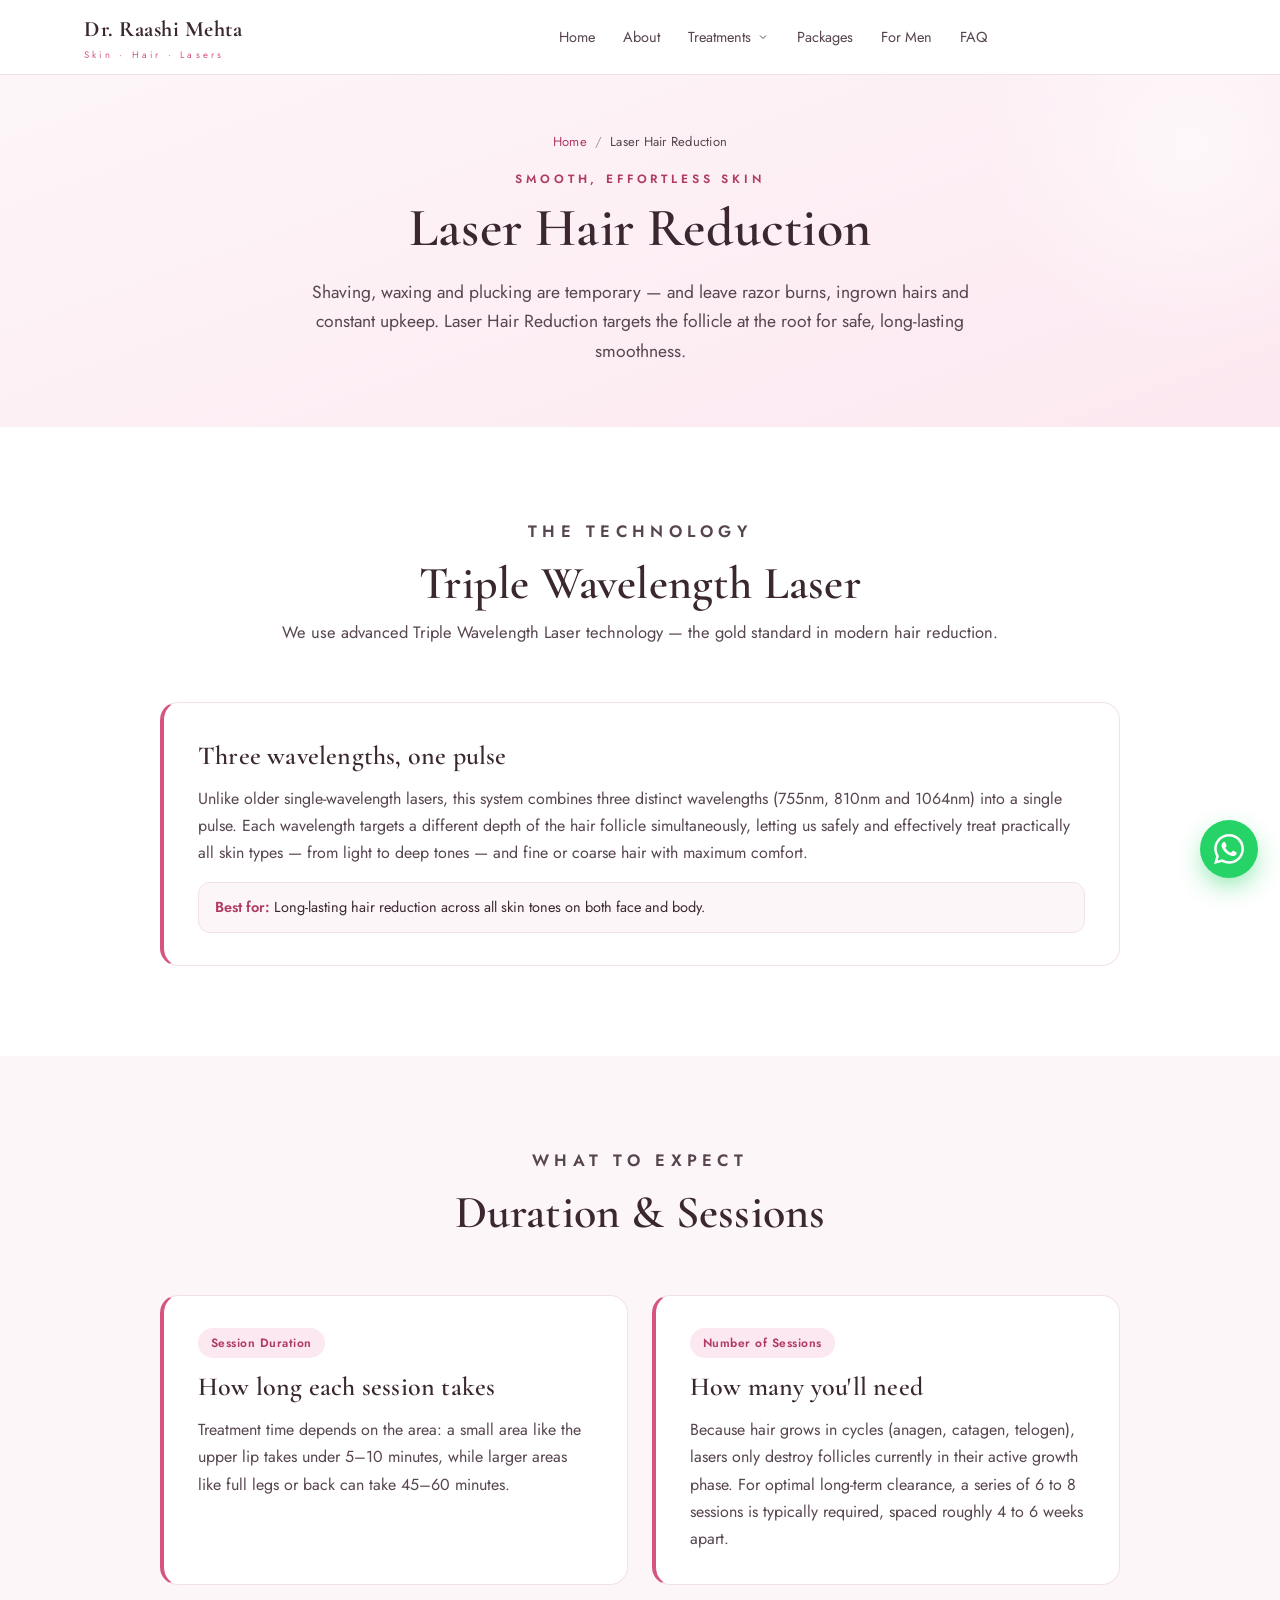
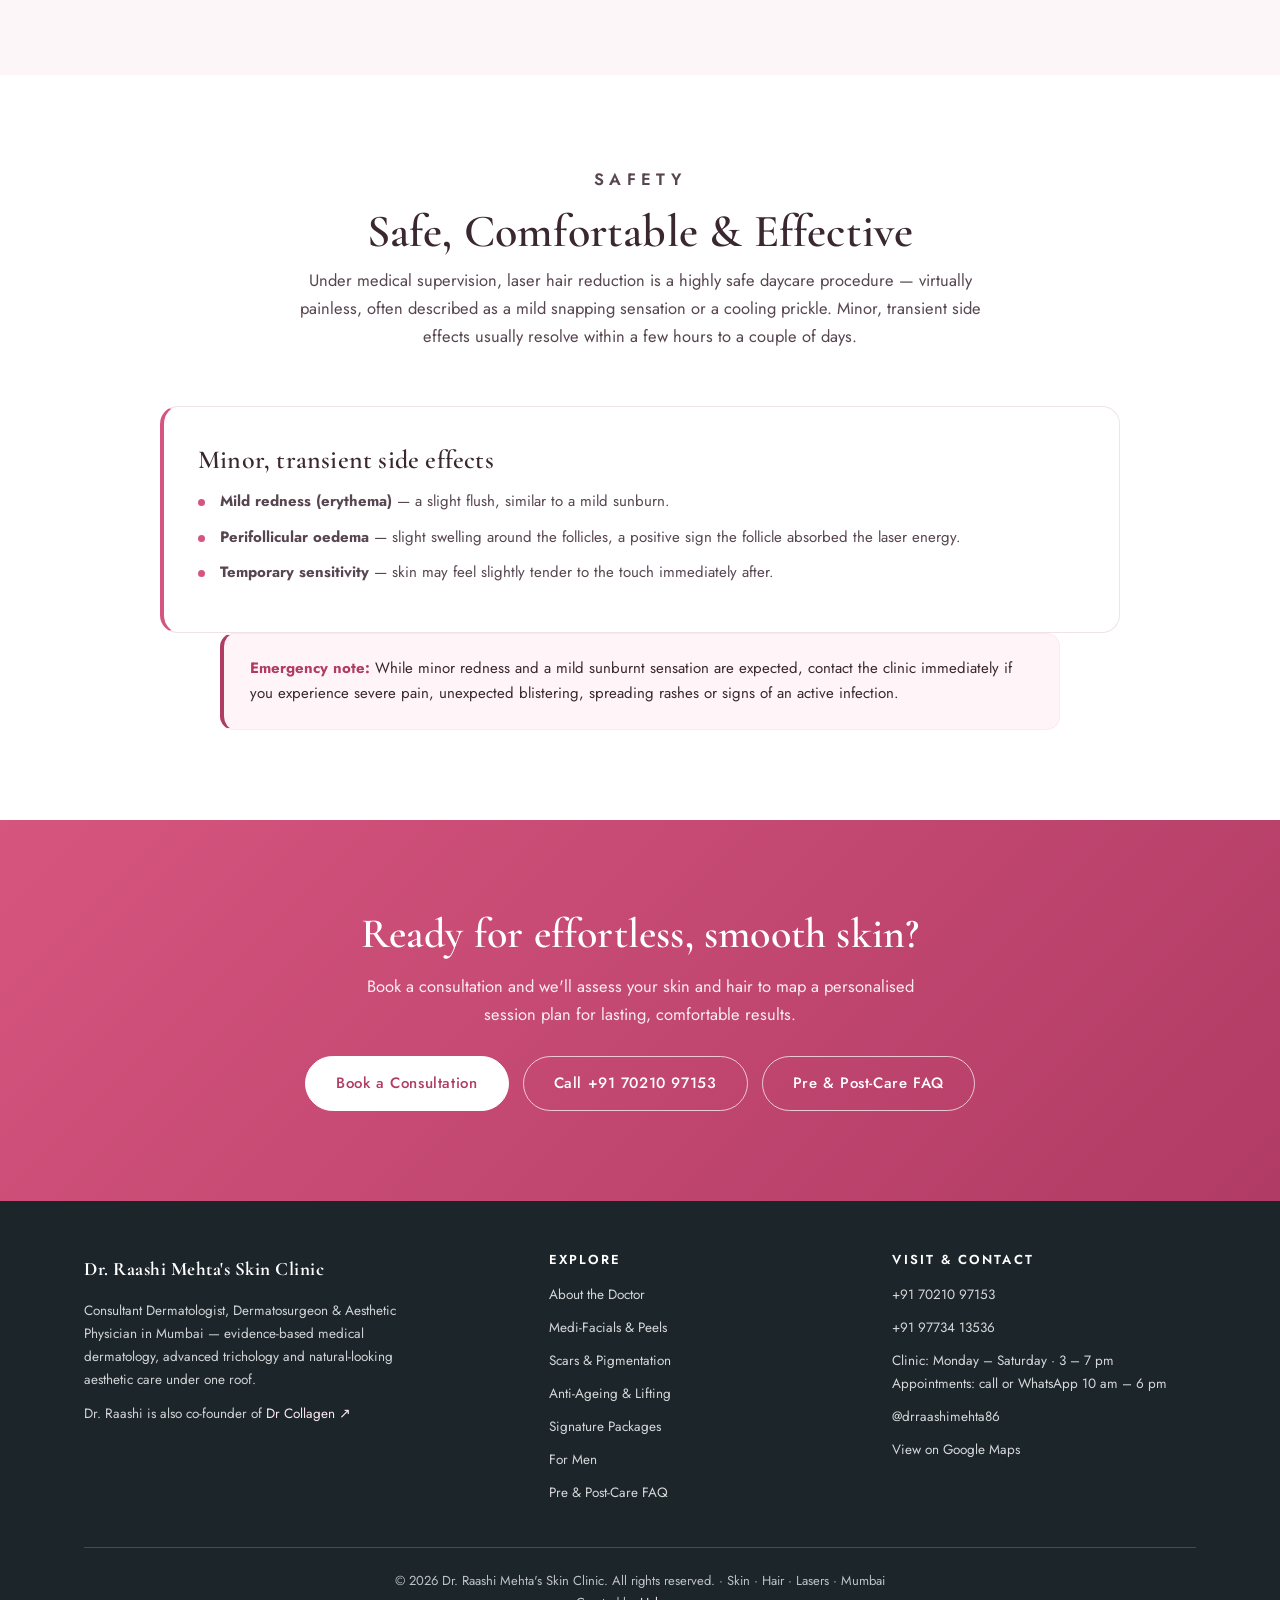
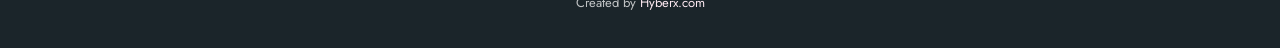
<file: laser-hair.html>
<!DOCTYPE html>
<html lang="en">
<head>
<meta charset="UTF-8">
<meta name="viewport" content="width=device-width, initial-scale=1.0">
<title>Laser Hair Reduction | Triple Wavelength Laser, Mumbai — Dr. Raashi Mehta</title>
<meta name="description" content="Long-lasting, safe laser hair reduction in Mumbai using advanced Triple Wavelength Laser technology — effective across all skin tones on face and body under medical supervision.">
<meta name="theme-color" content="#b03b64">
<meta name="robots" content="index, follow">
<meta property="og:type" content="profile">
<meta property="og:site_name" content="Dr. Raashi Mehta's Skin Clinic">
<meta property="og:title" content="Laser Hair Reduction | Triple Wavelength Laser, Mumbai">
<meta property="og:description" content="Safe, long-lasting laser hair reduction for all skin types using Triple Wavelength Laser technology, under expert medical supervision.">
<meta property="og:image" content="assets/doctor.png">
<link rel="icon" href="assets/logo-icon.png">
<link rel="preconnect" href="https://fonts.googleapis.com">
<link rel="preconnect" href="https://fonts.gstatic.com" crossorigin>
<link href="https://fonts.googleapis.com/css2?family=Cormorant+Garamond:wght@500;600;700&family=Jost:wght@300;400;500;600&display=swap" rel="stylesheet">
<link rel="stylesheet" href="assets/site.css">
</head>
<body>
<a class="skip-link" href="#main">Skip to content</a>

<header>
  <div class="wrap">
    <nav>
      <a class="brand" href="index.html">
        <span>Dr. Raashi Mehta<small>Skin · Hair · Lasers</small></span>
      </a>
      <div class="navlinks" id="nav">
        <a href="index.html">Home</a>
        <a href="about.html">About</a>
        <div class="dropdown">
          <button aria-haspopup="true" aria-expanded="false">Treatments
            <svg viewBox="0 0 24 24"><path d="M6 9l6 6 6-6"/></svg>
          </button>
          <div class="dropdown-menu">
            <a href="facials-peels.html">Medi-Facials &amp; Peels<small>Hydrafacials, carbon peels, laser toning</small></a>
            <a href="scars-pigmentation.html">Acne Scars &amp; Pigmentation<small>Resurfacing, subcision, melanin control</small></a>
            <a href="anti-ageing.html">Anti-Ageing &amp; Lifting<small>RF, microcurrent, injectables</small></a>
            <a href="hair-medical.html">Hair, Nails &amp; Medical<small>Trichology, PRP, medical dermatology</small></a>
            <a href="diagnostics-surgery.html">Diagnostics &amp; Surgery<small>Biopsies &amp; dermo-surgical care</small></a>
            <a href="laser-hair.html">Laser Hair Reduction<small>Triple-wavelength, all skin types</small></a>
          </div>
        </div>
        <a href="packages.html">Packages</a>
        <a href="mens.html">For Men</a>
        <a href="faq.html">FAQ</a>
        <a class="btn" href="index.html#contact">Book a Consultation</a>
      </div>
      <button class="menu-btn" id="menuBtn" aria-label="Menu" aria-expanded="false" aria-controls="nav">☰</button>
    </nav>
  </div>
</header>

<section class="page-hero">
  <div class="wrap">
    <p class="breadcrumb"><a href="index.html">Home</a><span>/</span>Laser Hair Reduction</p>
    <p class="eyebrow">Smooth, Effortless Skin</p>
    <h1>Laser Hair Reduction</h1>
    <p class="lead">Shaving, waxing and plucking are temporary — and leave razor burns, ingrown hairs and constant upkeep. Laser Hair Reduction targets the follicle at the root for safe, long-lasting smoothness.</p>
  </div>
</section>

<main id="main">

<!-- TECHNOLOGY -->
<section>
  <div class="wrap">
    <div class="sec-head reveal">
      <p class="eyebrow">The Technology</p>
      <h2>Triple Wavelength Laser</h2>
      <p>We use advanced Triple Wavelength Laser technology — the gold standard in modern hair reduction.</p>
    </div>
    <div class="treat-list">
      <div class="treat reveal">
        <h3>Three wavelengths, one pulse</h3>
        <p>Unlike older single-wavelength lasers, this system combines three distinct wavelengths (755nm, 810nm and 1064nm) into a single pulse. Each wavelength targets a different depth of the hair follicle simultaneously, letting us safely and effectively treat practically all skin types — from light to deep tones — and fine or coarse hair with maximum comfort.</p>
        <div class="best"><b>Best for:</b> Long-lasting hair reduction across all skin tones on both face and body.</div>
      </div>
    </div>
  </div>
</section>

<!-- DURATION & SESSIONS -->
<section class="bg-soft">
  <div class="wrap">
    <div class="sec-head reveal">
      <p class="eyebrow">What to Expect</p>
      <h2>Duration &amp; Sessions</h2>
    </div>
    <div class="split">
      <div class="treat reveal">
        <span class="tag">Session Duration</span>
        <h3>How long each session takes</h3>
        <p>Treatment time depends on the area: a small area like the upper lip takes under 5–10 minutes, while larger areas like full legs or back can take 45–60 minutes.</p>
      </div>
      <div class="treat reveal">
        <span class="tag">Number of Sessions</span>
        <h3>How many you'll need</h3>
        <p>Because hair grows in cycles (anagen, catagen, telogen), lasers only destroy follicles currently in their active growth phase. For optimal long-term clearance, a series of 6 to 8 sessions is typically required, spaced roughly 4 to 6 weeks apart.</p>
      </div>
    </div>
  </div>
</section>

<!-- SAFETY -->
<section>
  <div class="wrap">
    <div class="sec-head reveal">
      <p class="eyebrow">Safety</p>
      <h2>Safe, Comfortable &amp; Effective</h2>
      <p>Under medical supervision, laser hair reduction is a highly safe daycare procedure — virtually painless, often described as a mild snapping sensation or a cooling prickle. Minor, transient side effects usually resolve within a few hours to a couple of days.</p>
    </div>
    <div class="treat-list">
      <div class="treat reveal">
        <h3>Minor, transient side effects</h3>
        <ul>
          <li><b>Mild redness (erythema)</b> — a slight flush, similar to a mild sunburn.</li>
          <li><b>Perifollicular oedema</b> — slight swelling around the follicles, a positive sign the follicle absorbed the laser energy.</li>
          <li><b>Temporary sensitivity</b> — skin may feel slightly tender to the touch immediately after.</li>
        </ul>
      </div>
    </div>
    <div class="emergency reveal"><p><b>Emergency note:</b> While minor redness and a mild sunburnt sensation are expected, contact the clinic immediately if you experience severe pain, unexpected blistering, spreading rashes or signs of an active infection.</p></div>
  </div>
</section>

</main>

<!-- CTA -->
<section class="cta-band">
  <div class="wrap reveal">
    <h2>Ready for effortless, smooth skin?</h2>
    <p>Book a consultation and we'll assess your skin and hair to map a personalised session plan for lasting, comfortable results.</p>
    <div class="cta-actions">
      <a class="btn" href="index.html#contact">Book a Consultation</a>
      <a class="btn outline" href="tel:+917021097153">Call +91 70210 97153</a>
      <a class="btn outline" href="faq.html">Pre &amp; Post-Care FAQ</a>
    </div>
  </div>
</section>

<footer>
  <div class="wrap">
    <div class="footer-grid">
      <div class="fabout">
        <a class="brand" href="index.html"><span style="font-size:19px;color:#fff;font-family:'Cormorant Garamond';font-weight:700">Dr. Raashi Mehta's Skin Clinic</span></a>
        <p>Consultant Dermatologist, Dermatosurgeon &amp; Aesthetic Physician in Mumbai — evidence-based medical dermatology, advanced trichology and natural-looking aesthetic care under one roof.</p>
        <p style="margin-top:12px">Dr. Raashi is also co-founder of <a href="https://drcollagen.in/" target="_blank" rel="noopener">Dr Collagen &#8599;</a></p>
      </div>
      <div class="fcol">
        <h4>Explore</h4>
        <a href="about.html">About the Doctor</a>
        <a href="facials-peels.html">Medi-Facials &amp; Peels</a>
        <a href="scars-pigmentation.html">Scars &amp; Pigmentation</a>
        <a href="anti-ageing.html">Anti-Ageing &amp; Lifting</a>
        <a href="packages.html">Signature Packages</a>
        <a href="mens.html">For Men</a>
        <a href="faq.html">Pre &amp; Post-Care FAQ</a>
      </div>
      <div class="fcol">
        <h4>Visit &amp; Contact</h4>
        <a href="tel:+917021097153">+91 70210 97153</a>
        <a href="tel:+919773413536">+91 97734 13536</a>
        <p>Clinic: Monday – Saturday · 3 – 7 pm<br>Appointments: call or WhatsApp 10 am – 6 pm</p>
        <a href="https://instagram.com/drraashimehta86" target="_blank" rel="noopener">@drraashimehta86</a>
        <a href="https://share.google/6kDrmnB6BB6KFeHao" target="_blank" rel="noopener">View on Google Maps</a>
      </div>
    </div>
    <div class="fbottom">© <span id="yr"></span> Dr. Raashi Mehta's Skin Clinic. All rights reserved. · Skin · Hair · Lasers · Mumbai<br>Created by <a href="https://hyberx.com" target="_blank" rel="noopener">Hyberx.com</a></div>
  </div>
</footer>

<a class="fab" href="https://wa.me/917021097153" target="_blank" rel="noopener" aria-label="WhatsApp">
  <svg viewBox="0 0 24 24" aria-hidden="true"><path d="M17.472 14.382c-.297-.149-1.758-.867-2.03-.967-.273-.099-.471-.148-.67.15-.197.297-.767.966-.94 1.164-.173.199-.347.223-.644.075-.297-.15-1.255-.463-2.39-1.475-.883-.788-1.48-1.761-1.653-2.059-.173-.297-.018-.458.13-.606.134-.133.298-.347.446-.52.149-.174.198-.298.298-.497.099-.198.05-.371-.025-.52-.075-.149-.669-1.612-.916-2.207-.242-.579-.487-.5-.669-.51-.173-.008-.371-.01-.57-.01-.198 0-.52.074-.792.372-.272.297-1.04 1.016-1.04 2.479 0 1.462 1.065 2.875 1.213 3.074.149.198 2.096 3.2 5.077 4.487.709.306 1.262.489 1.694.625.712.227 1.36.195 1.871.118.571-.085 1.758-.719 2.006-1.413.248-.694.248-1.289.173-1.413-.074-.124-.272-.198-.57-.347m-5.421 7.403h-.004a9.87 9.87 0 01-5.031-1.378l-.361-.214-3.741.982.998-3.648-.235-.374a9.86 9.86 0 01-1.51-5.26c.001-5.45 4.436-9.884 9.888-9.884 2.64 0 5.122 1.03 6.988 2.898a9.825 9.825 0 012.893 6.994c-.003 5.45-4.437 9.884-9.885 9.884m8.413-18.297A11.815 11.815 0 0012.05 0C5.495 0 .16 5.335.157 11.892c0 2.096.547 4.142 1.588 5.945L.057 24l6.305-1.654a11.882 11.882 0 005.683 1.448h.005c6.554 0 11.89-5.335 11.893-11.893a11.821 11.821 0 00-3.48-8.413z"/></svg>
</a>

<script src="assets/site.js"></script>
</body>
</html>
</file>
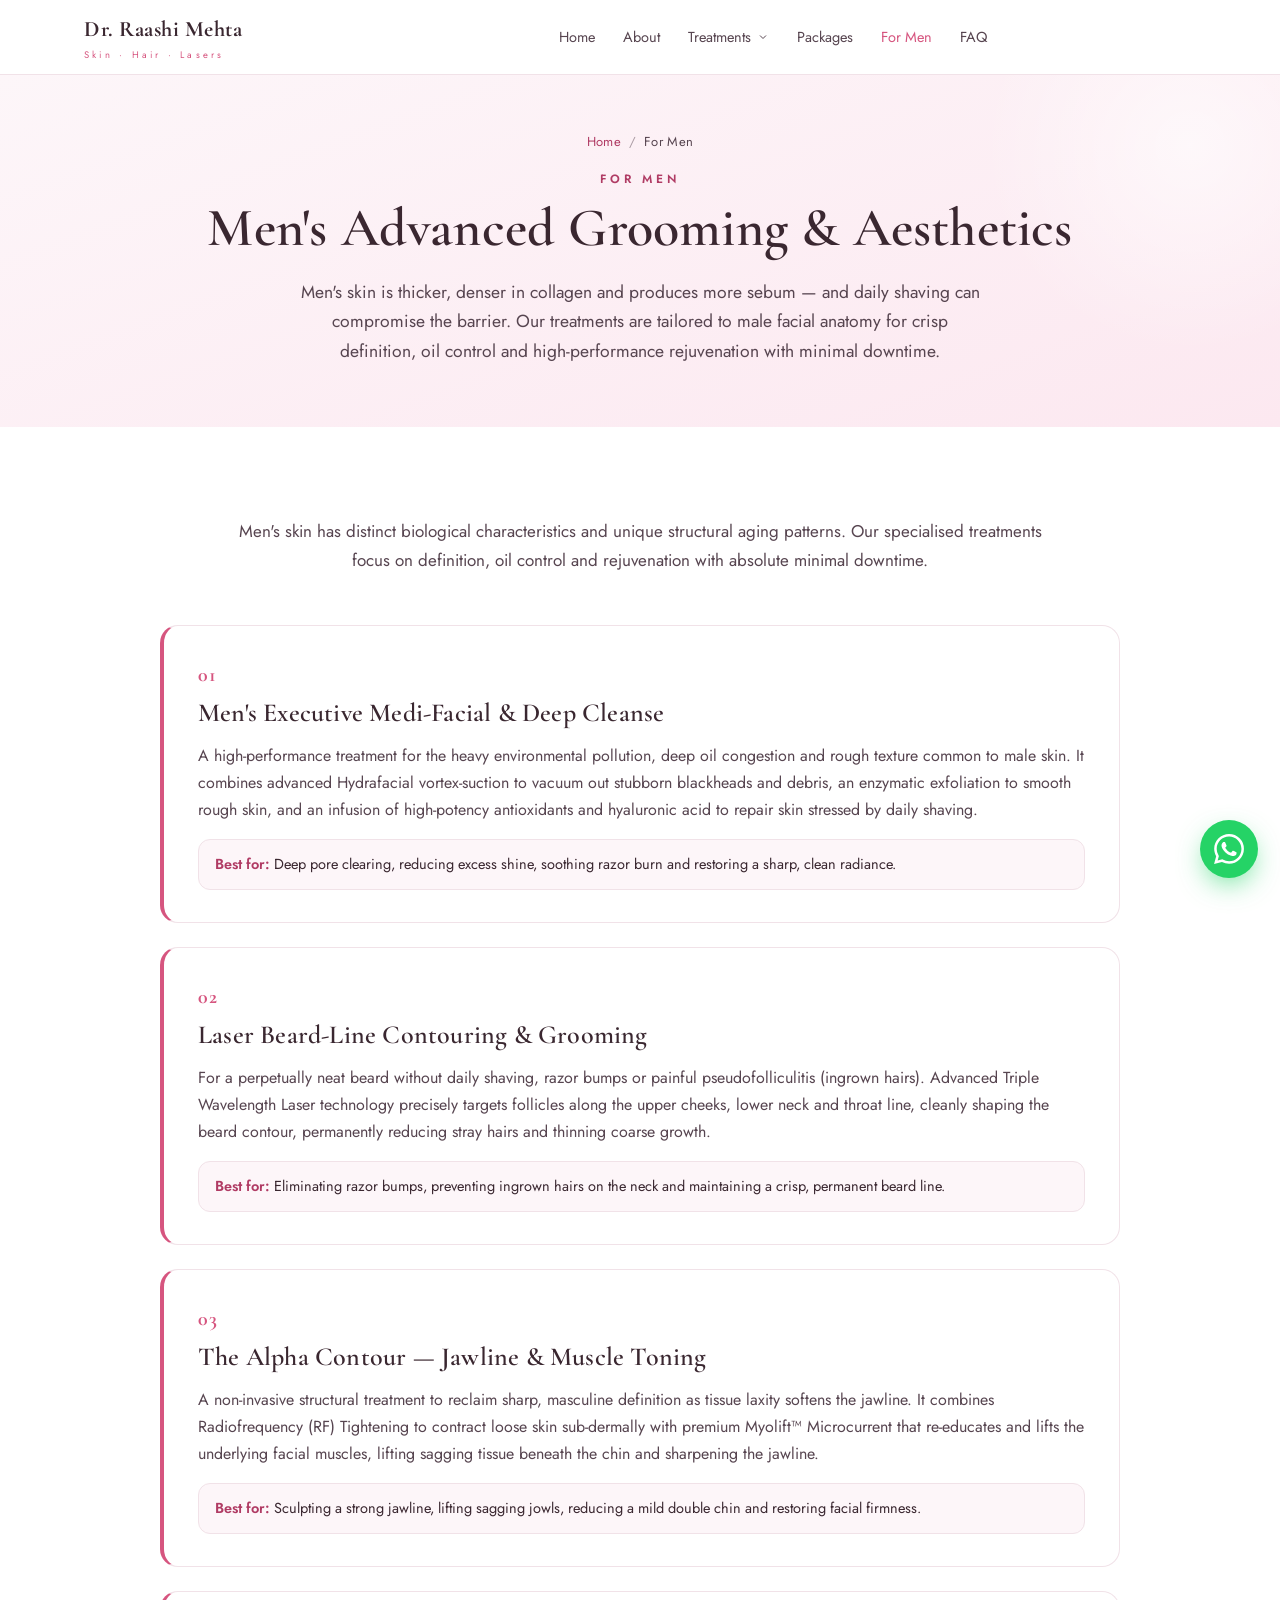
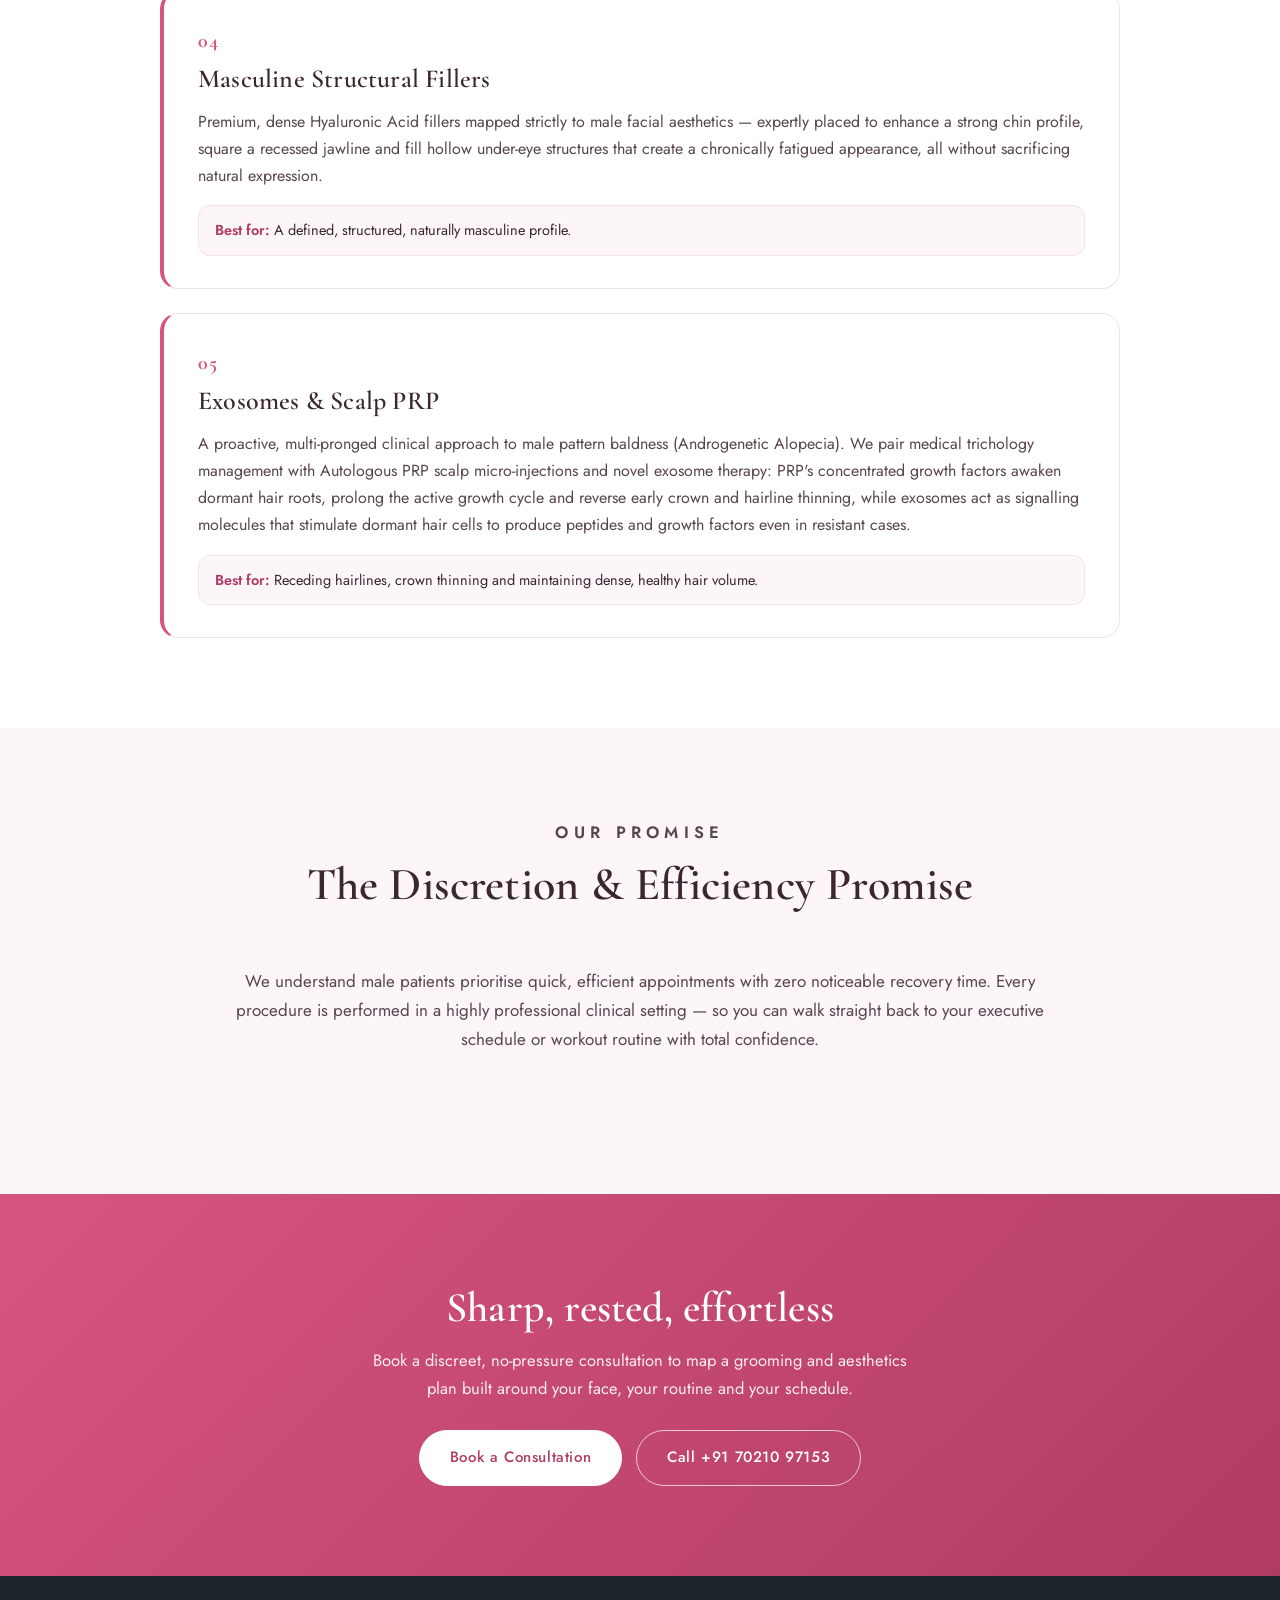
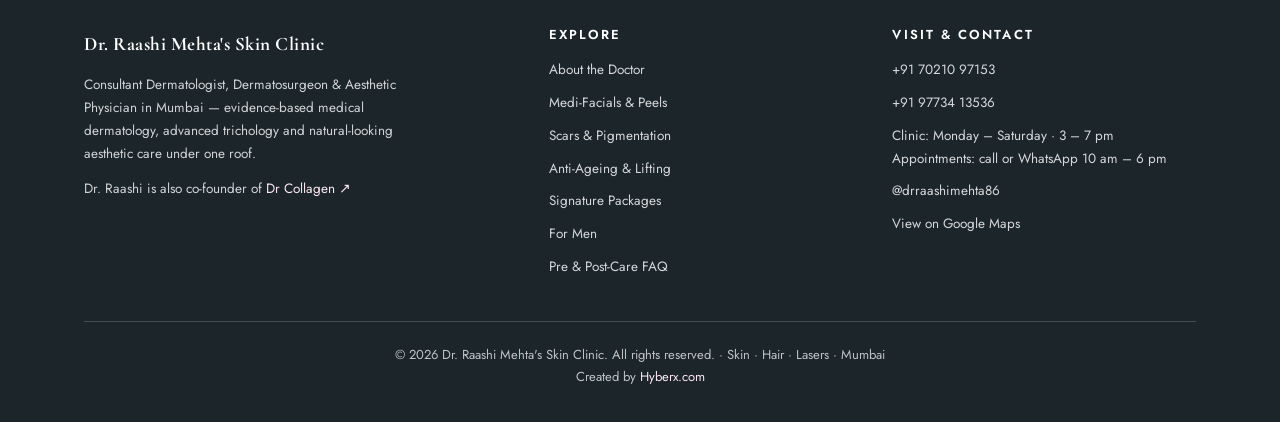
<file: mens.html>
<!DOCTYPE html>
<html lang="en">
<head>
<meta charset="UTF-8">
<meta name="viewport" content="width=device-width, initial-scale=1.0">
<title>For Men | Advanced Medical Grooming &amp; Aesthetics — Dr. Raashi Mehta, Mumbai</title>
<meta name="description" content="Men's advanced grooming and aesthetics in Mumbai — executive medi-facials, laser beard-line contouring, jawline toning, structural fillers and scalp PRP, tailored to male facial anatomy with minimal downtime.">
<meta name="theme-color" content="#b03b64">
<meta name="robots" content="index, follow">
<meta property="og:type" content="website">
<meta property="og:site_name" content="Dr. Raashi Mehta's Skin Clinic">
<meta property="og:title" content="For Men | Advanced Medical Grooming &amp; Aesthetics — Mumbai">
<meta property="og:description" content="Treatments tailored to male facial anatomy for crisp definition, oil control and high-performance rejuvenation with minimal downtime.">
<meta property="og:image" content="assets/doctor.png">
<link rel="icon" href="assets/logo-icon.png">
<link rel="preconnect" href="https://fonts.googleapis.com">
<link rel="preconnect" href="https://fonts.gstatic.com" crossorigin>
<link href="https://fonts.googleapis.com/css2?family=Cormorant+Garamond:wght@500;600;700&family=Jost:wght@300;400;500;600&display=swap" rel="stylesheet">
<link rel="stylesheet" href="assets/site.css">
</head>
<body>
<a class="skip-link" href="#main">Skip to content</a>

<header>
  <div class="wrap">
    <nav>
      <a class="brand" href="index.html">
        <span>Dr. Raashi Mehta<small>Skin · Hair · Lasers</small></span>
      </a>
      <div class="navlinks" id="nav">
        <a href="index.html">Home</a>
        <a href="about.html">About</a>
        <div class="dropdown">
          <button aria-haspopup="true" aria-expanded="false">Treatments
            <svg viewBox="0 0 24 24"><path d="M6 9l6 6 6-6"/></svg>
          </button>
          <div class="dropdown-menu">
            <a href="facials-peels.html">Medi-Facials &amp; Peels<small>Hydrafacials, carbon peels, laser toning</small></a>
            <a href="scars-pigmentation.html">Acne Scars &amp; Pigmentation<small>Resurfacing, subcision, melanin control</small></a>
            <a href="anti-ageing.html">Anti-Ageing &amp; Lifting<small>RF, microcurrent, injectables</small></a>
            <a href="hair-medical.html">Hair, Nails &amp; Medical<small>Trichology, PRP, medical dermatology</small></a>
            <a href="diagnostics-surgery.html">Diagnostics &amp; Surgery<small>Biopsies &amp; dermo-surgical care</small></a>
            <a href="laser-hair.html">Laser Hair Reduction<small>Triple-wavelength, all skin types</small></a>
          </div>
        </div>
        <a href="packages.html">Packages</a>
        <a href="mens.html" class="active">For Men</a>
        <a href="faq.html">FAQ</a>
        <a class="btn" href="index.html#contact">Book a Consultation</a>
      </div>
      <button class="menu-btn" id="menuBtn" aria-label="Menu" aria-expanded="false" aria-controls="nav">☰</button>
    </nav>
  </div>
</header>

<section class="page-hero">
  <div class="wrap">
    <p class="breadcrumb"><a href="index.html">Home</a><span>/</span>For Men</p>
    <p class="eyebrow">For Men</p>
    <h1>Men's Advanced Grooming &amp; Aesthetics</h1>
    <p class="lead">Men's skin is thicker, denser in collagen and produces more sebum — and daily shaving can compromise the barrier. Our treatments are tailored to male facial anatomy for crisp definition, oil control and high-performance rejuvenation with minimal downtime.</p>
  </div>
</section>

<main id="main">

<!-- TREATMENTS -->
<section>
  <div class="wrap">
    <p class="intro-lead reveal">Men's skin has distinct biological characteristics and unique structural aging patterns. Our specialised treatments focus on definition, oil control and rejuvenation with absolute minimal downtime.</p>
    <div class="treat-list">

      <div class="treat reveal">
        <span class="treat-num">01</span>
        <h3>Men's Executive Medi-Facial &amp; Deep Cleanse</h3>
        <p>A high-performance treatment for the heavy environmental pollution, deep oil congestion and rough texture common to male skin. It combines advanced Hydrafacial vortex-suction to vacuum out stubborn blackheads and debris, an enzymatic exfoliation to smooth rough skin, and an infusion of high-potency antioxidants and hyaluronic acid to repair skin stressed by daily shaving.</p>
        <div class="best"><b>Best for:</b> Deep pore clearing, reducing excess shine, soothing razor burn and restoring a sharp, clean radiance.</div>
      </div>

      <div class="treat reveal">
        <span class="treat-num">02</span>
        <h3>Laser Beard-Line Contouring &amp; Grooming</h3>
        <p>For a perpetually neat beard without daily shaving, razor bumps or painful pseudofolliculitis (ingrown hairs). Advanced Triple Wavelength Laser technology precisely targets follicles along the upper cheeks, lower neck and throat line, cleanly shaping the beard contour, permanently reducing stray hairs and thinning coarse growth.</p>
        <div class="best"><b>Best for:</b> Eliminating razor bumps, preventing ingrown hairs on the neck and maintaining a crisp, permanent beard line.</div>
      </div>

      <div class="treat reveal">
        <span class="treat-num">03</span>
        <h3>The Alpha Contour — Jawline &amp; Muscle Toning</h3>
        <p>A non-invasive structural treatment to reclaim sharp, masculine definition as tissue laxity softens the jawline. It combines Radiofrequency (RF) Tightening to contract loose skin sub-dermally with premium Myolift™ Microcurrent that re-educates and lifts the underlying facial muscles, lifting sagging tissue beneath the chin and sharpening the jawline.</p>
        <div class="best"><b>Best for:</b> Sculpting a strong jawline, lifting sagging jowls, reducing a mild double chin and restoring facial firmness.</div>
      </div>

      <div class="treat reveal">
        <span class="treat-num">04</span>
        <h3>Masculine Structural Fillers</h3>
        <p>Premium, dense Hyaluronic Acid fillers mapped strictly to male facial aesthetics — expertly placed to enhance a strong chin profile, square a recessed jawline and fill hollow under-eye structures that create a chronically fatigued appearance, all without sacrificing natural expression.</p>
        <div class="best"><b>Best for:</b> A defined, structured, naturally masculine profile.</div>
      </div>

      <div class="treat reveal">
        <span class="treat-num">05</span>
        <h3>Exosomes &amp; Scalp PRP</h3>
        <p>A proactive, multi-pronged clinical approach to male pattern baldness (Androgenetic Alopecia). We pair medical trichology management with Autologous PRP scalp micro-injections and novel exosome therapy: PRP's concentrated growth factors awaken dormant hair roots, prolong the active growth cycle and reverse early crown and hairline thinning, while exosomes act as signalling molecules that stimulate dormant hair cells to produce peptides and growth factors even in resistant cases.</p>
        <div class="best"><b>Best for:</b> Receding hairlines, crown thinning and maintaining dense, healthy hair volume.</div>
      </div>

    </div>
  </div>
</section>

<!-- PROMISE -->
<section class="bg-soft">
  <div class="wrap">
    <div class="sec-head reveal">
      <p class="eyebrow">Our Promise</p>
      <h2>The Discretion &amp; Efficiency Promise</h2>
    </div>
    <p class="intro-lead reveal">We understand male patients prioritise quick, efficient appointments with zero noticeable recovery time. Every procedure is performed in a highly professional clinical setting — so you can walk straight back to your executive schedule or workout routine with total confidence.</p>
  </div>
</section>

</main>

<!-- CTA -->
<section class="cta-band">
  <div class="wrap reveal">
    <h2>Sharp, rested, effortless</h2>
    <p>Book a discreet, no-pressure consultation to map a grooming and aesthetics plan built around your face, your routine and your schedule.</p>
    <div class="cta-actions">
      <a class="btn" href="index.html#contact">Book a Consultation</a>
      <a class="btn outline" href="tel:+917021097153">Call +91 70210 97153</a>
    </div>
  </div>
</section>

<footer>
  <div class="wrap">
    <div class="footer-grid">
      <div class="fabout">
        <a class="brand" href="index.html"><span style="font-size:19px;color:#fff;font-family:'Cormorant Garamond';font-weight:700">Dr. Raashi Mehta's Skin Clinic</span></a>
        <p>Consultant Dermatologist, Dermatosurgeon &amp; Aesthetic Physician in Mumbai — evidence-based medical dermatology, advanced trichology and natural-looking aesthetic care under one roof.</p>
        <p style="margin-top:12px">Dr. Raashi is also co-founder of <a href="https://drcollagen.in/" target="_blank" rel="noopener">Dr Collagen &#8599;</a></p>
      </div>
      <div class="fcol">
        <h4>Explore</h4>
        <a href="about.html">About the Doctor</a>
        <a href="facials-peels.html">Medi-Facials &amp; Peels</a>
        <a href="scars-pigmentation.html">Scars &amp; Pigmentation</a>
        <a href="anti-ageing.html">Anti-Ageing &amp; Lifting</a>
        <a href="packages.html">Signature Packages</a>
        <a href="mens.html">For Men</a>
        <a href="faq.html">Pre &amp; Post-Care FAQ</a>
      </div>
      <div class="fcol">
        <h4>Visit &amp; Contact</h4>
        <a href="tel:+917021097153">+91 70210 97153</a>
        <a href="tel:+919773413536">+91 97734 13536</a>
        <p>Clinic: Monday – Saturday · 3 – 7 pm<br>Appointments: call or WhatsApp 10 am – 6 pm</p>
        <a href="https://instagram.com/drraashimehta86" target="_blank" rel="noopener">@drraashimehta86</a>
        <a href="https://share.google/6kDrmnB6BB6KFeHao" target="_blank" rel="noopener">View on Google Maps</a>
      </div>
    </div>
    <div class="fbottom">© <span id="yr"></span> Dr. Raashi Mehta's Skin Clinic. All rights reserved. · Skin · Hair · Lasers · Mumbai<br>Created by <a href="https://hyberx.com" target="_blank" rel="noopener">Hyberx.com</a></div>
  </div>
</footer>

<a class="fab" href="https://wa.me/917021097153" target="_blank" rel="noopener" aria-label="WhatsApp">
  <svg viewBox="0 0 24 24" aria-hidden="true"><path d="M17.472 14.382c-.297-.149-1.758-.867-2.03-.967-.273-.099-.471-.148-.67.15-.197.297-.767.966-.94 1.164-.173.199-.347.223-.644.075-.297-.15-1.255-.463-2.39-1.475-.883-.788-1.48-1.761-1.653-2.059-.173-.297-.018-.458.13-.606.134-.133.298-.347.446-.52.149-.174.198-.298.298-.497.099-.198.05-.371-.025-.52-.075-.149-.669-1.612-.916-2.207-.242-.579-.487-.5-.669-.51-.173-.008-.371-.01-.57-.01-.198 0-.52.074-.792.372-.272.297-1.04 1.016-1.04 2.479 0 1.462 1.065 2.875 1.213 3.074.149.198 2.096 3.2 5.077 4.487.709.306 1.262.489 1.694.625.712.227 1.36.195 1.871.118.571-.085 1.758-.719 2.006-1.413.248-.694.248-1.289.173-1.413-.074-.124-.272-.198-.57-.347m-5.421 7.403h-.004a9.87 9.87 0 01-5.031-1.378l-.361-.214-3.741.982.998-3.648-.235-.374a9.86 9.86 0 01-1.51-5.26c.001-5.45 4.436-9.884 9.888-9.884 2.64 0 5.122 1.03 6.988 2.898a9.825 9.825 0 012.893 6.994c-.003 5.45-4.437 9.884-9.885 9.884m8.413-18.297A11.815 11.815 0 0012.05 0C5.495 0 .16 5.335.157 11.892c0 2.096.547 4.142 1.588 5.945L.057 24l6.305-1.654a11.882 11.882 0 005.683 1.448h.005c6.554 0 11.89-5.335 11.893-11.893a11.821 11.821 0 00-3.48-8.413z"/></svg>
</a>

<script src="assets/site.js"></script>
</body>
</html>
</file>
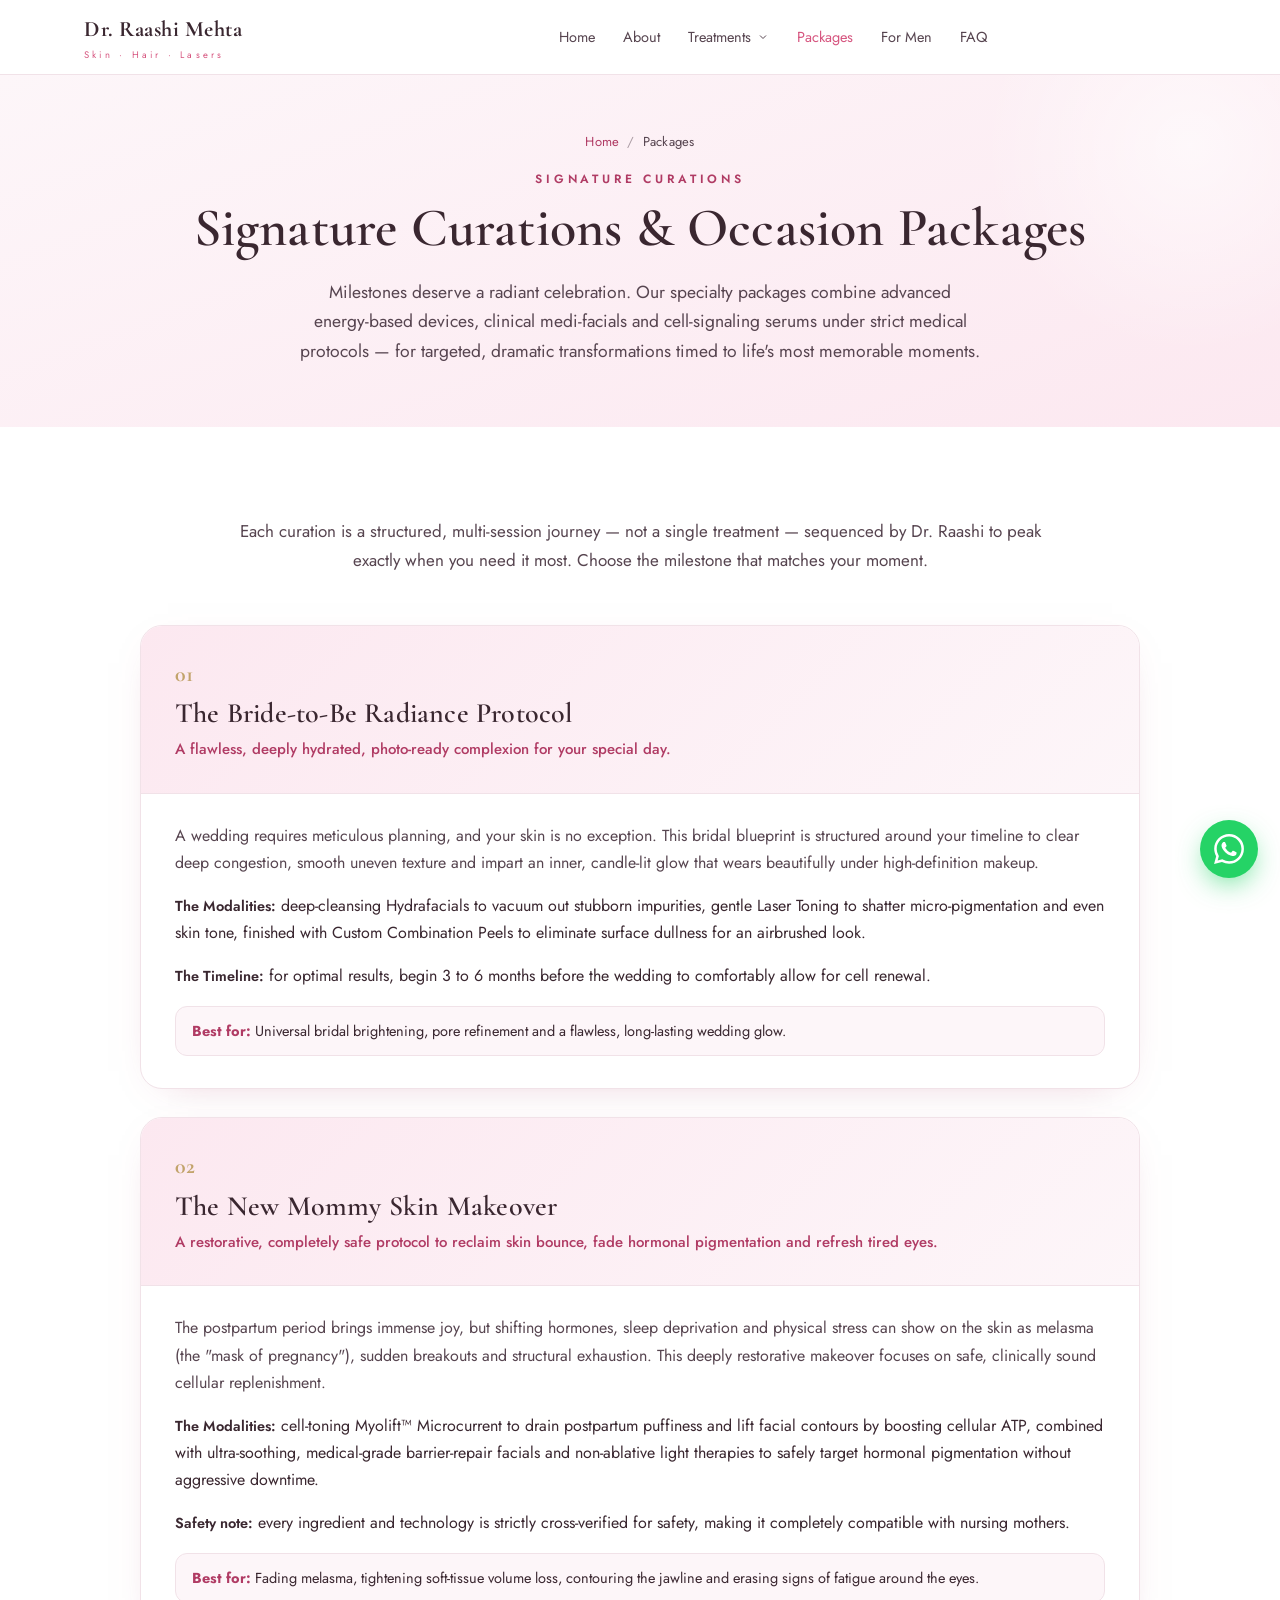
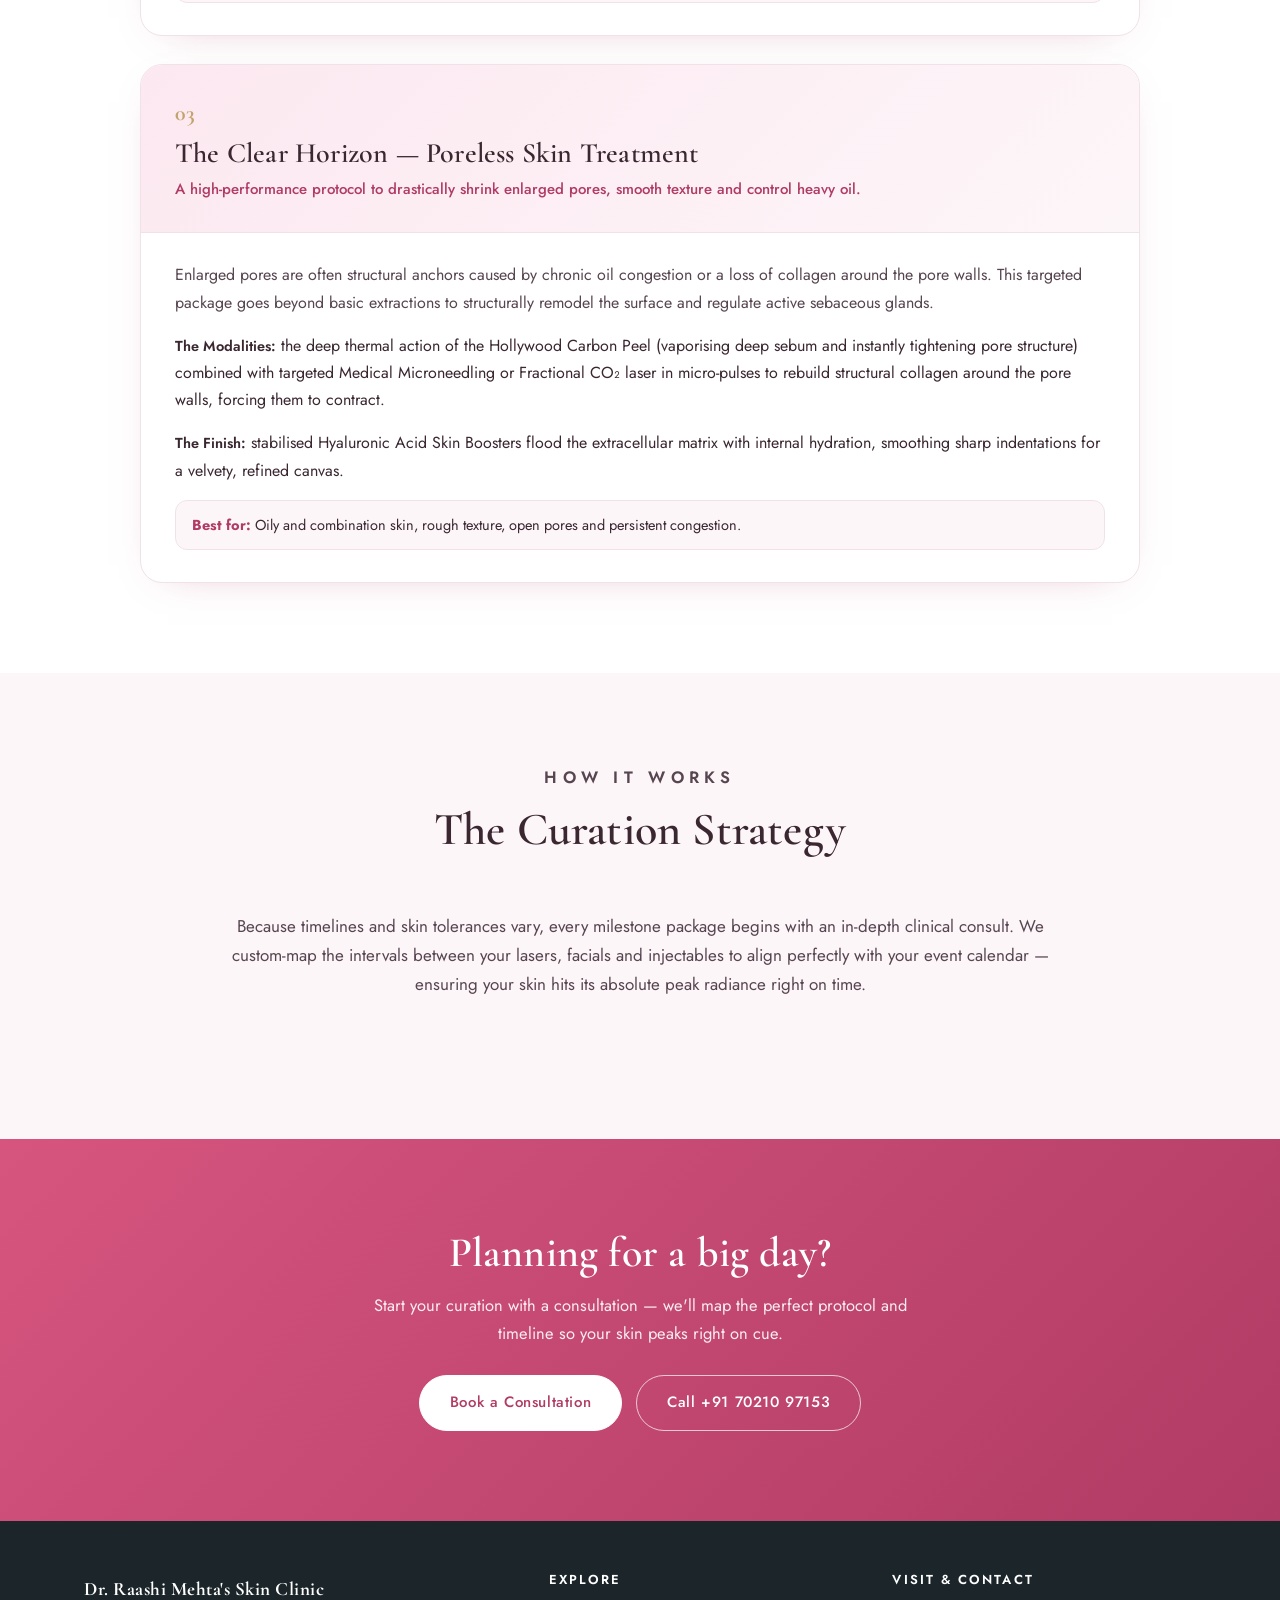
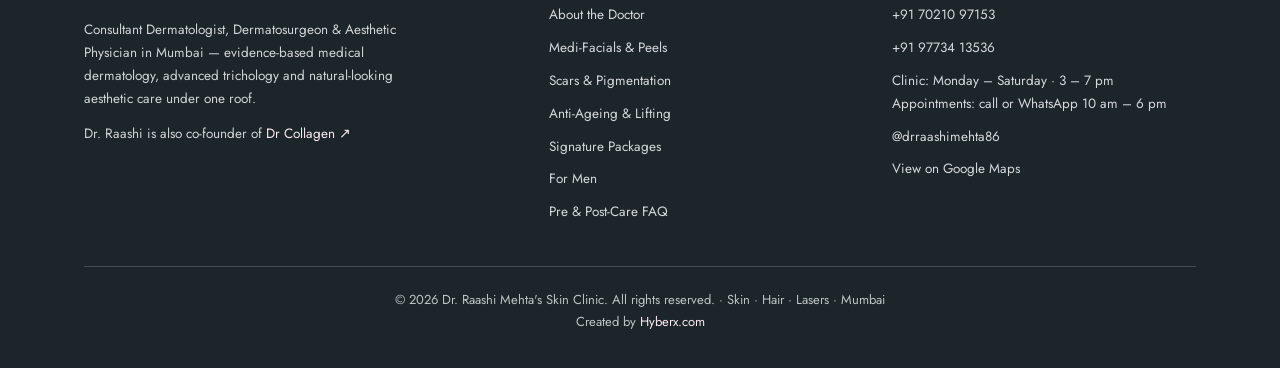
<file: packages.html>
<!DOCTYPE html>
<html lang="en">
<head>
<meta charset="UTF-8">
<meta name="viewport" content="width=device-width, initial-scale=1.0">
<title>Signature Curations &amp; Occasion Packages | Dr. Raashi Mehta's Skin Clinic, Mumbai</title>
<meta name="description" content="Specialty milestone packages — bridal radiance, new-mommy skin makeover and poreless-skin protocols — combining advanced lasers, medi-facials and cell-signaling serums under strict medical supervision in Mumbai.">
<meta name="theme-color" content="#b03b64">
<meta name="robots" content="index, follow">
<meta property="og:type" content="website">
<meta property="og:site_name" content="Dr. Raashi Mehta's Skin Clinic">
<meta property="og:title" content="Signature Curations &amp; Occasion Packages | Dr. Raashi Mehta">
<meta property="og:description" content="Milestone packages that combine advanced energy-based devices, clinical medi-facials and cell-signaling serums for dramatic, event-timed transformations.">
<meta property="og:image" content="assets/doctor.png">
<link rel="icon" href="assets/logo-icon.png">
<link rel="preconnect" href="https://fonts.googleapis.com">
<link rel="preconnect" href="https://fonts.gstatic.com" crossorigin>
<link href="https://fonts.googleapis.com/css2?family=Cormorant+Garamond:wght@500;600;700&family=Jost:wght@300;400;500;600&display=swap" rel="stylesheet">
<link rel="stylesheet" href="assets/site.css">
</head>
<body>
<a class="skip-link" href="#main">Skip to content</a>

<header>
  <div class="wrap">
    <nav>
      <a class="brand" href="index.html">
        <span>Dr. Raashi Mehta<small>Skin · Hair · Lasers</small></span>
      </a>
      <div class="navlinks" id="nav">
        <a href="index.html">Home</a>
        <a href="about.html">About</a>
        <div class="dropdown">
          <button aria-haspopup="true" aria-expanded="false">Treatments
            <svg viewBox="0 0 24 24"><path d="M6 9l6 6 6-6"/></svg>
          </button>
          <div class="dropdown-menu">
            <a href="facials-peels.html">Medi-Facials &amp; Peels<small>Hydrafacials, carbon peels, laser toning</small></a>
            <a href="scars-pigmentation.html">Acne Scars &amp; Pigmentation<small>Resurfacing, subcision, melanin control</small></a>
            <a href="anti-ageing.html">Anti-Ageing &amp; Lifting<small>RF, microcurrent, injectables</small></a>
            <a href="hair-medical.html">Hair, Nails &amp; Medical<small>Trichology, PRP, medical dermatology</small></a>
            <a href="diagnostics-surgery.html">Diagnostics &amp; Surgery<small>Biopsies &amp; dermo-surgical care</small></a>
            <a href="laser-hair.html">Laser Hair Reduction<small>Triple-wavelength, all skin types</small></a>
          </div>
        </div>
        <a href="packages.html" class="active">Packages</a>
        <a href="mens.html">For Men</a>
        <a href="faq.html">FAQ</a>
        <a class="btn" href="index.html#contact">Book a Consultation</a>
      </div>
      <button class="menu-btn" id="menuBtn" aria-label="Menu" aria-expanded="false" aria-controls="nav">☰</button>
    </nav>
  </div>
</header>

<section class="page-hero">
  <div class="wrap">
    <p class="breadcrumb"><a href="index.html">Home</a><span>/</span>Packages</p>
    <p class="eyebrow">Signature Curations</p>
    <h1>Signature Curations &amp; Occasion Packages</h1>
    <p class="lead">Milestones deserve a radiant celebration. Our specialty packages combine advanced energy-based devices, clinical medi-facials and cell-signaling serums under strict medical protocols — for targeted, dramatic transformations timed to life's most memorable moments.</p>
  </div>
</section>

<main id="main">

<!-- PACKAGES -->
<section>
  <div class="wrap">
    <p class="intro-lead reveal">Each curation is a structured, multi-session journey — not a single treatment — sequenced by Dr. Raashi to peak exactly when you need it most. Choose the milestone that matches your moment.</p>
    <div class="pkg-list">

      <div class="pkg reveal">
        <div class="pkg-head">
          <div class="n">01</div>
          <h3>The Bride-to-Be Radiance Protocol</h3>
          <p>A flawless, deeply hydrated, photo-ready complexion for your special day.</p>
        </div>
        <div class="pkg-body">
          <p>A wedding requires meticulous planning, and your skin is no exception. This bridal blueprint is structured around your timeline to clear deep congestion, smooth uneven texture and impart an inner, candle-lit glow that wears beautifully under high-definition makeup.</p>
          <div class="block"><b>The Modalities:</b> deep-cleansing Hydrafacials to vacuum out stubborn impurities, gentle Laser Toning to shatter micro-pigmentation and even skin tone, finished with Custom Combination Peels to eliminate surface dullness for an airbrushed look.</div>
          <div class="block"><b>The Timeline:</b> for optimal results, begin 3 to 6 months before the wedding to comfortably allow for cell renewal.</div>
          <div class="best"><b>Best for:</b> Universal bridal brightening, pore refinement and a flawless, long-lasting wedding glow.</div>
        </div>
      </div>

      <div class="pkg reveal">
        <div class="pkg-head">
          <div class="n">02</div>
          <h3>The New Mommy Skin Makeover</h3>
          <p>A restorative, completely safe protocol to reclaim skin bounce, fade hormonal pigmentation and refresh tired eyes.</p>
        </div>
        <div class="pkg-body">
          <p>The postpartum period brings immense joy, but shifting hormones, sleep deprivation and physical stress can show on the skin as melasma (the "mask of pregnancy"), sudden breakouts and structural exhaustion. This deeply restorative makeover focuses on safe, clinically sound cellular replenishment.</p>
          <div class="block"><b>The Modalities:</b> cell-toning Myolift™ Microcurrent to drain postpartum puffiness and lift facial contours by boosting cellular ATP, combined with ultra-soothing, medical-grade barrier-repair facials and non-ablative light therapies to safely target hormonal pigmentation without aggressive downtime.</div>
          <div class="block"><b>Safety note:</b> every ingredient and technology is strictly cross-verified for safety, making it completely compatible with nursing mothers.</div>
          <div class="best"><b>Best for:</b> Fading melasma, tightening soft-tissue volume loss, contouring the jawline and erasing signs of fatigue around the eyes.</div>
        </div>
      </div>

      <div class="pkg reveal">
        <div class="pkg-head">
          <div class="n">03</div>
          <h3>The Clear Horizon — Poreless Skin Treatment</h3>
          <p>A high-performance protocol to drastically shrink enlarged pores, smooth texture and control heavy oil.</p>
        </div>
        <div class="pkg-body">
          <p>Enlarged pores are often structural anchors caused by chronic oil congestion or a loss of collagen around the pore walls. This targeted package goes beyond basic extractions to structurally remodel the surface and regulate active sebaceous glands.</p>
          <div class="block"><b>The Modalities:</b> the deep thermal action of the Hollywood Carbon Peel (vaporising deep sebum and instantly tightening pore structure) combined with targeted Medical Microneedling or Fractional CO₂ laser in micro-pulses to rebuild structural collagen around the pore walls, forcing them to contract.</div>
          <div class="block"><b>The Finish:</b> stabilised Hyaluronic Acid Skin Boosters flood the extracellular matrix with internal hydration, smoothing sharp indentations for a velvety, refined canvas.</div>
          <div class="best"><b>Best for:</b> Oily and combination skin, rough texture, open pores and persistent congestion.</div>
        </div>
      </div>

    </div>
  </div>
</section>

<!-- CURATION STRATEGY -->
<section class="bg-soft">
  <div class="wrap">
    <div class="sec-head reveal">
      <p class="eyebrow">How It Works</p>
      <h2>The Curation Strategy</h2>
    </div>
    <p class="intro-lead reveal">Because timelines and skin tolerances vary, every milestone package begins with an in-depth clinical consult. We custom-map the intervals between your lasers, facials and injectables to align perfectly with your event calendar — ensuring your skin hits its absolute peak radiance right on time.</p>
  </div>
</section>

</main>

<!-- CTA -->
<section class="cta-band">
  <div class="wrap reveal">
    <h2>Planning for a big day?</h2>
    <p>Start your curation with a consultation — we'll map the perfect protocol and timeline so your skin peaks right on cue.</p>
    <div class="cta-actions">
      <a class="btn" href="index.html#contact">Book a Consultation</a>
      <a class="btn outline" href="tel:+917021097153">Call +91 70210 97153</a>
    </div>
  </div>
</section>

<footer>
  <div class="wrap">
    <div class="footer-grid">
      <div class="fabout">
        <a class="brand" href="index.html"><span style="font-size:19px;color:#fff;font-family:'Cormorant Garamond';font-weight:700">Dr. Raashi Mehta's Skin Clinic</span></a>
        <p>Consultant Dermatologist, Dermatosurgeon &amp; Aesthetic Physician in Mumbai — evidence-based medical dermatology, advanced trichology and natural-looking aesthetic care under one roof.</p>
        <p style="margin-top:12px">Dr. Raashi is also co-founder of <a href="https://drcollagen.in/" target="_blank" rel="noopener">Dr Collagen &#8599;</a></p>
      </div>
      <div class="fcol">
        <h4>Explore</h4>
        <a href="about.html">About the Doctor</a>
        <a href="facials-peels.html">Medi-Facials &amp; Peels</a>
        <a href="scars-pigmentation.html">Scars &amp; Pigmentation</a>
        <a href="anti-ageing.html">Anti-Ageing &amp; Lifting</a>
        <a href="packages.html">Signature Packages</a>
        <a href="mens.html">For Men</a>
        <a href="faq.html">Pre &amp; Post-Care FAQ</a>
      </div>
      <div class="fcol">
        <h4>Visit &amp; Contact</h4>
        <a href="tel:+917021097153">+91 70210 97153</a>
        <a href="tel:+919773413536">+91 97734 13536</a>
        <p>Clinic: Monday – Saturday · 3 – 7 pm<br>Appointments: call or WhatsApp 10 am – 6 pm</p>
        <a href="https://instagram.com/drraashimehta86" target="_blank" rel="noopener">@drraashimehta86</a>
        <a href="https://share.google/6kDrmnB6BB6KFeHao" target="_blank" rel="noopener">View on Google Maps</a>
      </div>
    </div>
    <div class="fbottom">© <span id="yr"></span> Dr. Raashi Mehta's Skin Clinic. All rights reserved. · Skin · Hair · Lasers · Mumbai<br>Created by <a href="https://hyberx.com" target="_blank" rel="noopener">Hyberx.com</a></div>
  </div>
</footer>

<a class="fab" href="https://wa.me/917021097153" target="_blank" rel="noopener" aria-label="WhatsApp">
  <svg viewBox="0 0 24 24" aria-hidden="true"><path d="M17.472 14.382c-.297-.149-1.758-.867-2.03-.967-.273-.099-.471-.148-.67.15-.197.297-.767.966-.94 1.164-.173.199-.347.223-.644.075-.297-.15-1.255-.463-2.39-1.475-.883-.788-1.48-1.761-1.653-2.059-.173-.297-.018-.458.13-.606.134-.133.298-.347.446-.52.149-.174.198-.298.298-.497.099-.198.05-.371-.025-.52-.075-.149-.669-1.612-.916-2.207-.242-.579-.487-.5-.669-.51-.173-.008-.371-.01-.57-.01-.198 0-.52.074-.792.372-.272.297-1.04 1.016-1.04 2.479 0 1.462 1.065 2.875 1.213 3.074.149.198 2.096 3.2 5.077 4.487.709.306 1.262.489 1.694.625.712.227 1.36.195 1.871.118.571-.085 1.758-.719 2.006-1.413.248-.694.248-1.289.173-1.413-.074-.124-.272-.198-.57-.347m-5.421 7.403h-.004a9.87 9.87 0 01-5.031-1.378l-.361-.214-3.741.982.998-3.648-.235-.374a9.86 9.86 0 01-1.51-5.26c.001-5.45 4.436-9.884 9.888-9.884 2.64 0 5.122 1.03 6.988 2.898a9.825 9.825 0 012.893 6.994c-.003 5.45-4.437 9.884-9.885 9.884m8.413-18.297A11.815 11.815 0 0012.05 0C5.495 0 .16 5.335.157 11.892c0 2.096.547 4.142 1.588 5.945L.057 24l6.305-1.654a11.882 11.882 0 005.683 1.448h.005c6.554 0 11.89-5.335 11.893-11.893a11.821 11.821 0 00-3.48-8.413z"/></svg>
</a>

<script src="assets/site.js"></script>
</body>
</html>
</file>
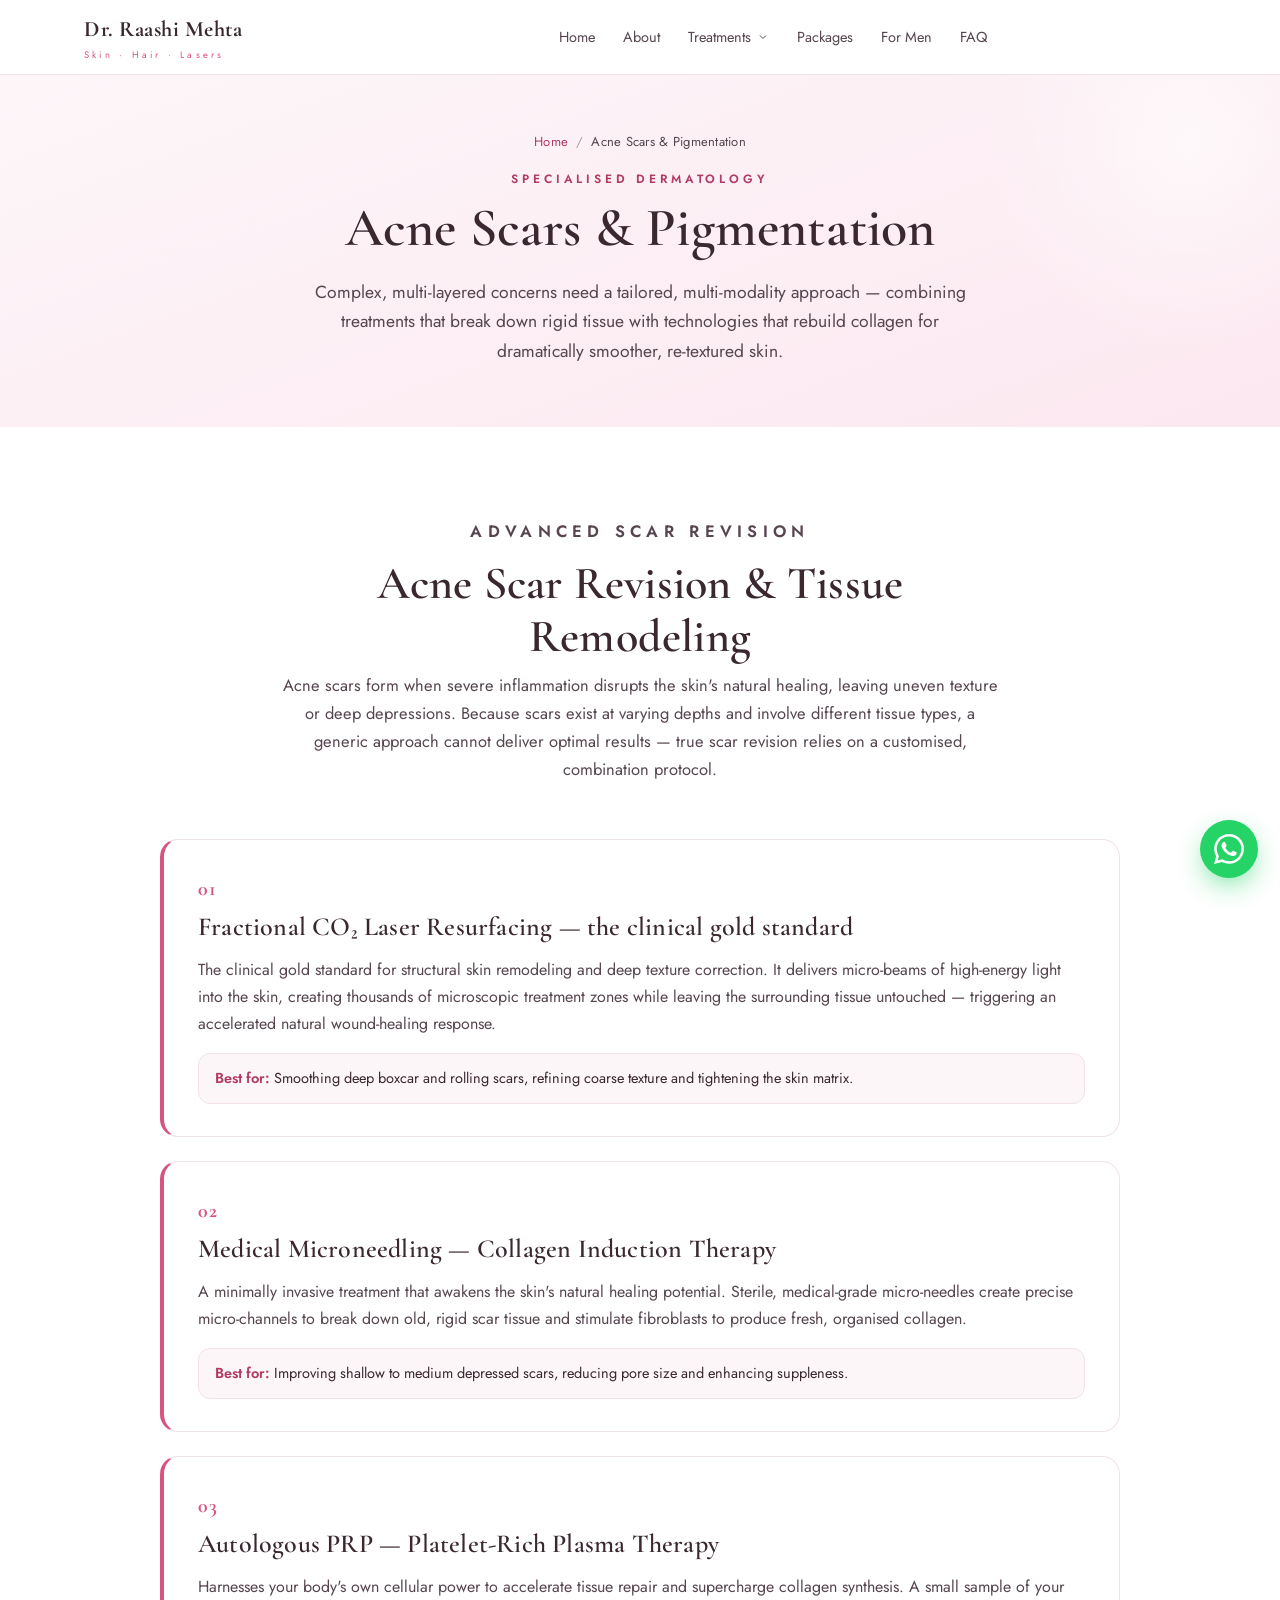
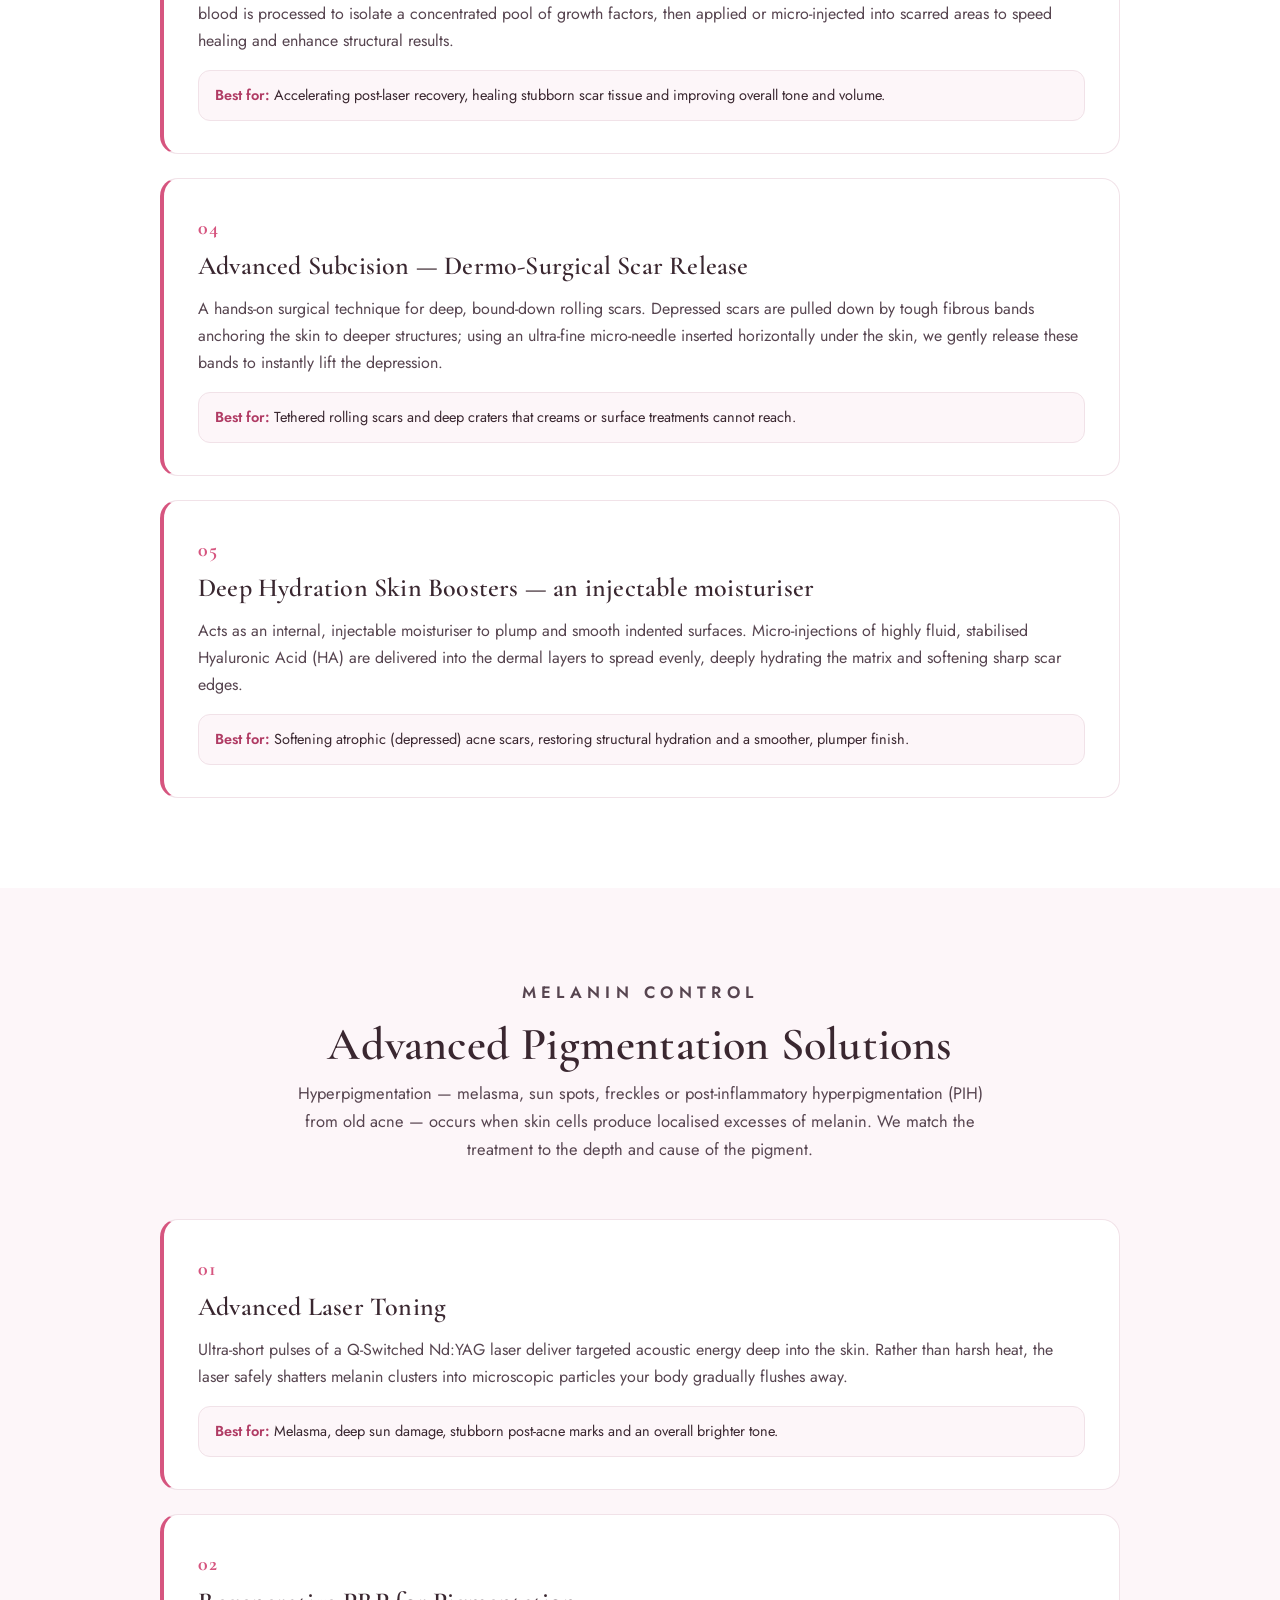
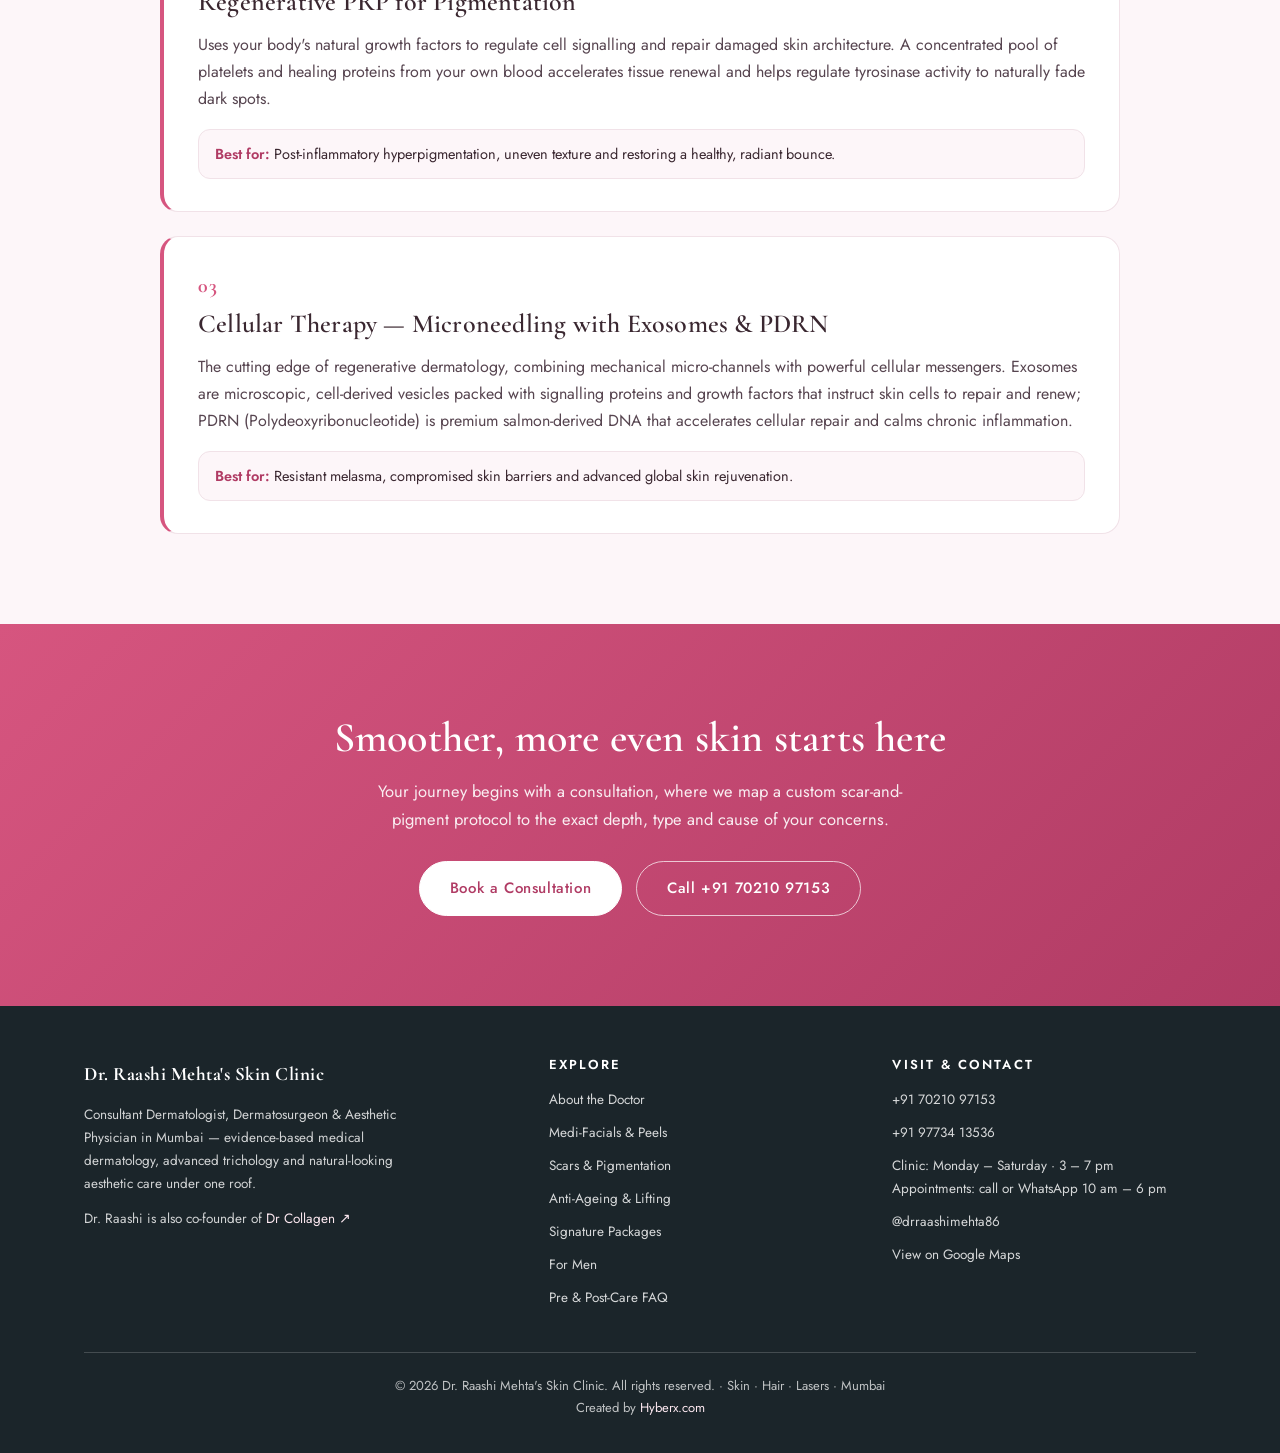
<file: scars-pigmentation.html>
<!DOCTYPE html>
<html lang="en">
<head>
<meta charset="UTF-8">
<meta name="viewport" content="width=device-width, initial-scale=1.0">
<title>Acne Scar Revision &amp; Pigmentation Treatment | Dr. Raashi Mehta, Mumbai</title>
<meta name="description" content="Advanced acne scar revision and pigmentation care in Mumbai — fractional CO₂ laser, microneedling, PRP, subcision, laser toning and regenerative cellular therapy tailored to your skin.">
<meta name="theme-color" content="#b03b64">
<meta name="robots" content="index, follow">
<meta property="og:type" content="website">
<meta property="og:site_name" content="Dr. Raashi Mehta's Skin Clinic">
<meta property="og:title" content="Acne Scars &amp; Pigmentation | Dr. Raashi Mehta, Mumbai">
<meta property="og:description" content="A tailored, multi-modality approach to acne scar revision and pigmentation — combining tissue remodeling with collagen-rebuilding technologies for smoother, more even skin.">
<meta property="og:image" content="assets/doctor.png">
<link rel="icon" href="assets/logo-icon.png">
<link rel="preconnect" href="https://fonts.googleapis.com">
<link rel="preconnect" href="https://fonts.gstatic.com" crossorigin>
<link href="https://fonts.googleapis.com/css2?family=Cormorant+Garamond:wght@500;600;700&family=Jost:wght@300;400;500;600&display=swap" rel="stylesheet">
<link rel="stylesheet" href="assets/site.css">
</head>
<body>
<a class="skip-link" href="#main">Skip to content</a>

<header>
  <div class="wrap">
    <nav>
      <a class="brand" href="index.html">
        <span>Dr. Raashi Mehta<small>Skin · Hair · Lasers</small></span>
      </a>
      <div class="navlinks" id="nav">
        <a href="index.html">Home</a>
        <a href="about.html">About</a>
        <div class="dropdown">
          <button aria-haspopup="true" aria-expanded="false">Treatments
            <svg viewBox="0 0 24 24"><path d="M6 9l6 6 6-6"/></svg>
          </button>
          <div class="dropdown-menu">
            <a href="facials-peels.html">Medi-Facials &amp; Peels<small>Hydrafacials, carbon peels, laser toning</small></a>
            <a href="scars-pigmentation.html">Acne Scars &amp; Pigmentation<small>Resurfacing, subcision, melanin control</small></a>
            <a href="anti-ageing.html">Anti-Ageing &amp; Lifting<small>RF, microcurrent, injectables</small></a>
            <a href="hair-medical.html">Hair, Nails &amp; Medical<small>Trichology, PRP, medical dermatology</small></a>
            <a href="diagnostics-surgery.html">Diagnostics &amp; Surgery<small>Biopsies &amp; dermo-surgical care</small></a>
            <a href="laser-hair.html">Laser Hair Reduction<small>Triple-wavelength, all skin types</small></a>
          </div>
        </div>
        <a href="packages.html">Packages</a>
        <a href="mens.html">For Men</a>
        <a href="faq.html">FAQ</a>
        <a class="btn" href="index.html#contact">Book a Consultation</a>
      </div>
      <button class="menu-btn" id="menuBtn" aria-label="Menu" aria-expanded="false" aria-controls="nav">☰</button>
    </nav>
  </div>
</header>

<section class="page-hero">
  <div class="wrap">
    <p class="breadcrumb"><a href="index.html">Home</a><span>/</span>Acne Scars &amp; Pigmentation</p>
    <p class="eyebrow">Specialised Dermatology</p>
    <h1>Acne Scars &amp; Pigmentation</h1>
    <p class="lead">Complex, multi-layered concerns need a tailored, multi-modality approach — combining treatments that break down rigid tissue with technologies that rebuild collagen for dramatically smoother, re-textured skin.</p>
  </div>
</section>

<main id="main">

<!-- SCAR REVISION -->
<section>
  <div class="wrap">
    <div class="sec-head reveal">
      <p class="eyebrow">Advanced Scar Revision</p>
      <h2>Acne Scar Revision &amp; Tissue Remodeling</h2>
      <p>Acne scars form when severe inflammation disrupts the skin's natural healing, leaving uneven texture or deep depressions. Because scars exist at varying depths and involve different tissue types, a generic approach cannot deliver optimal results — true scar revision relies on a customised, combination protocol.</p>
    </div>
    <div class="treat-list">
      <div class="treat reveal">
        <span class="treat-num">01</span>
        <h3>Fractional CO₂ Laser Resurfacing — the clinical gold standard</h3>
        <p>The clinical gold standard for structural skin remodeling and deep texture correction. It delivers micro-beams of high-energy light into the skin, creating thousands of microscopic treatment zones while leaving the surrounding tissue untouched — triggering an accelerated natural wound-healing response.</p>
        <div class="best"><b>Best for:</b> Smoothing deep boxcar and rolling scars, refining coarse texture and tightening the skin matrix.</div>
      </div>
      <div class="treat reveal">
        <span class="treat-num">02</span>
        <h3>Medical Microneedling — Collagen Induction Therapy</h3>
        <p>A minimally invasive treatment that awakens the skin's natural healing potential. Sterile, medical-grade micro-needles create precise micro-channels to break down old, rigid scar tissue and stimulate fibroblasts to produce fresh, organised collagen.</p>
        <div class="best"><b>Best for:</b> Improving shallow to medium depressed scars, reducing pore size and enhancing suppleness.</div>
      </div>
      <div class="treat reveal">
        <span class="treat-num">03</span>
        <h3>Autologous PRP — Platelet-Rich Plasma Therapy</h3>
        <p>Harnesses your body's own cellular power to accelerate tissue repair and supercharge collagen synthesis. A small sample of your blood is processed to isolate a concentrated pool of growth factors, then applied or micro-injected into scarred areas to speed healing and enhance structural results.</p>
        <div class="best"><b>Best for:</b> Accelerating post-laser recovery, healing stubborn scar tissue and improving overall tone and volume.</div>
      </div>
      <div class="treat reveal">
        <span class="treat-num">04</span>
        <h3>Advanced Subcision — Dermo-Surgical Scar Release</h3>
        <p>A hands-on surgical technique for deep, bound-down rolling scars. Depressed scars are pulled down by tough fibrous bands anchoring the skin to deeper structures; using an ultra-fine micro-needle inserted horizontally under the skin, we gently release these bands to instantly lift the depression.</p>
        <div class="best"><b>Best for:</b> Tethered rolling scars and deep craters that creams or surface treatments cannot reach.</div>
      </div>
      <div class="treat reveal">
        <span class="treat-num">05</span>
        <h3>Deep Hydration Skin Boosters — an injectable moisturiser</h3>
        <p>Acts as an internal, injectable moisturiser to plump and smooth indented surfaces. Micro-injections of highly fluid, stabilised Hyaluronic Acid (HA) are delivered into the dermal layers to spread evenly, deeply hydrating the matrix and softening sharp scar edges.</p>
        <div class="best"><b>Best for:</b> Softening atrophic (depressed) acne scars, restoring structural hydration and a smoother, plumper finish.</div>
      </div>
    </div>
  </div>
</section>

<!-- PIGMENTATION -->
<section class="bg-soft">
  <div class="wrap">
    <div class="sec-head reveal">
      <p class="eyebrow">Melanin Control</p>
      <h2>Advanced Pigmentation Solutions</h2>
      <p>Hyperpigmentation — melasma, sun spots, freckles or post-inflammatory hyperpigmentation (PIH) from old acne — occurs when skin cells produce localised excesses of melanin. We match the treatment to the depth and cause of the pigment.</p>
    </div>
    <div class="treat-list">
      <div class="treat reveal">
        <span class="treat-num">01</span>
        <h3>Advanced Laser Toning</h3>
        <p>Ultra-short pulses of a Q-Switched Nd:YAG laser deliver targeted acoustic energy deep into the skin. Rather than harsh heat, the laser safely shatters melanin clusters into microscopic particles your body gradually flushes away.</p>
        <div class="best"><b>Best for:</b> Melasma, deep sun damage, stubborn post-acne marks and an overall brighter tone.</div>
      </div>
      <div class="treat reveal">
        <span class="treat-num">02</span>
        <h3>Regenerative PRP for Pigmentation</h3>
        <p>Uses your body's natural growth factors to regulate cell signalling and repair damaged skin architecture. A concentrated pool of platelets and healing proteins from your own blood accelerates tissue renewal and helps regulate tyrosinase activity to naturally fade dark spots.</p>
        <div class="best"><b>Best for:</b> Post-inflammatory hyperpigmentation, uneven texture and restoring a healthy, radiant bounce.</div>
      </div>
      <div class="treat reveal">
        <span class="treat-num">03</span>
        <h3>Cellular Therapy — Microneedling with Exosomes &amp; PDRN</h3>
        <p>The cutting edge of regenerative dermatology, combining mechanical micro-channels with powerful cellular messengers. Exosomes are microscopic, cell-derived vesicles packed with signalling proteins and growth factors that instruct skin cells to repair and renew; PDRN (Polydeoxyribonucleotide) is premium salmon-derived DNA that accelerates cellular repair and calms chronic inflammation.</p>
        <div class="best"><b>Best for:</b> Resistant melasma, compromised skin barriers and advanced global skin rejuvenation.</div>
      </div>
    </div>
  </div>
</section>

</main>

<!-- CTA -->
<section class="cta-band">
  <div class="wrap reveal">
    <h2>Smoother, more even skin starts here</h2>
    <p>Your journey begins with a consultation, where we map a custom scar-and-pigment protocol to the exact depth, type and cause of your concerns.</p>
    <div class="cta-actions">
      <a class="btn" href="index.html#contact">Book a Consultation</a>
      <a class="btn outline" href="tel:+917021097153">Call +91 70210 97153</a>
    </div>
  </div>
</section>

<footer>
  <div class="wrap">
    <div class="footer-grid">
      <div class="fabout">
        <a class="brand" href="index.html"><span style="font-size:19px;color:#fff;font-family:'Cormorant Garamond';font-weight:700">Dr. Raashi Mehta's Skin Clinic</span></a>
        <p>Consultant Dermatologist, Dermatosurgeon &amp; Aesthetic Physician in Mumbai — evidence-based medical dermatology, advanced trichology and natural-looking aesthetic care under one roof.</p>
        <p style="margin-top:12px">Dr. Raashi is also co-founder of <a href="https://drcollagen.in/" target="_blank" rel="noopener">Dr Collagen &#8599;</a></p>
      </div>
      <div class="fcol">
        <h4>Explore</h4>
        <a href="about.html">About the Doctor</a>
        <a href="facials-peels.html">Medi-Facials &amp; Peels</a>
        <a href="scars-pigmentation.html">Scars &amp; Pigmentation</a>
        <a href="anti-ageing.html">Anti-Ageing &amp; Lifting</a>
        <a href="packages.html">Signature Packages</a>
        <a href="mens.html">For Men</a>
        <a href="faq.html">Pre &amp; Post-Care FAQ</a>
      </div>
      <div class="fcol">
        <h4>Visit &amp; Contact</h4>
        <a href="tel:+917021097153">+91 70210 97153</a>
        <a href="tel:+919773413536">+91 97734 13536</a>
        <p>Clinic: Monday – Saturday · 3 – 7 pm<br>Appointments: call or WhatsApp 10 am – 6 pm</p>
        <a href="https://instagram.com/drraashimehta86" target="_blank" rel="noopener">@drraashimehta86</a>
        <a href="https://share.google/6kDrmnB6BB6KFeHao" target="_blank" rel="noopener">View on Google Maps</a>
      </div>
    </div>
    <div class="fbottom">© <span id="yr"></span> Dr. Raashi Mehta's Skin Clinic. All rights reserved. · Skin · Hair · Lasers · Mumbai<br>Created by <a href="https://hyberx.com" target="_blank" rel="noopener">Hyberx.com</a></div>
  </div>
</footer>

<a class="fab" href="https://wa.me/917021097153" target="_blank" rel="noopener" aria-label="WhatsApp">
  <svg viewBox="0 0 24 24" aria-hidden="true"><path d="M17.472 14.382c-.297-.149-1.758-.867-2.03-.967-.273-.099-.471-.148-.67.15-.197.297-.767.966-.94 1.164-.173.199-.347.223-.644.075-.297-.15-1.255-.463-2.39-1.475-.883-.788-1.48-1.761-1.653-2.059-.173-.297-.018-.458.13-.606.134-.133.298-.347.446-.52.149-.174.198-.298.298-.497.099-.198.05-.371-.025-.52-.075-.149-.669-1.612-.916-2.207-.242-.579-.487-.5-.669-.51-.173-.008-.371-.01-.57-.01-.198 0-.52.074-.792.372-.272.297-1.04 1.016-1.04 2.479 0 1.462 1.065 2.875 1.213 3.074.149.198 2.096 3.2 5.077 4.487.709.306 1.262.489 1.694.625.712.227 1.36.195 1.871.118.571-.085 1.758-.719 2.006-1.413.248-.694.248-1.289.173-1.413-.074-.124-.272-.198-.57-.347m-5.421 7.403h-.004a9.87 9.87 0 01-5.031-1.378l-.361-.214-3.741.982.998-3.648-.235-.374a9.86 9.86 0 01-1.51-5.26c.001-5.45 4.436-9.884 9.888-9.884 2.64 0 5.122 1.03 6.988 2.898a9.825 9.825 0 012.893 6.994c-.003 5.45-4.437 9.884-9.885 9.884m8.413-18.297A11.815 11.815 0 0012.05 0C5.495 0 .16 5.335.157 11.892c0 2.096.547 4.142 1.588 5.945L.057 24l6.305-1.654a11.882 11.882 0 005.683 1.448h.005c6.554 0 11.89-5.335 11.893-11.893a11.821 11.821 0 00-3.48-8.413z"/></svg>
</a>

<script src="assets/site.js"></script>
</body>
</html>
</file>
<file: assets/site.css>
/* =========================================================
   Dr. Raashi Mehta's Skin Clinic — shared stylesheet
   Palette: rose / cream. Fonts: Cormorant Garamond + Jost.
   ========================================================= */
:root{
  --teal:#d6557f;
  --teal-dark:#b03b64;
  --teal-soft:#fce8f0;
  --ink:#3a2730;
  --muted:#574550;
  --line:#f1e2e8;
  --cream:#fdf6f9;
  --gold:#c2a36b;
  --white:#ffffff;
  --shadow:0 18px 50px -22px rgba(176,59,100,.42);
}
*{margin:0;padding:0;box-sizing:border-box}
html{scroll-behavior:smooth}
body{font-family:'Jost',-apple-system,sans-serif;color:var(--ink);background:var(--white);line-height:1.7;font-weight:400;text-rendering:optimizeLegibility}
h1,h2,h3,h4{font-family:'Cormorant Garamond',Georgia,serif;font-weight:600;line-height:1.15;letter-spacing:.2px}
a{color:inherit;text-decoration:none}
img{max-width:100%;display:block}
.wrap{max-width:1160px;margin:0 auto;padding:0 24px}
.eyebrow{font-family:'Jost';font-weight:600;letter-spacing:.32em;text-transform:uppercase;font-size:12px;color:var(--teal-dark)}
.btn{display:inline-flex;align-items:center;gap:9px;background:var(--teal);color:#fff;padding:14px 30px;border-radius:50px;font-family:'Jost';font-weight:500;letter-spacing:.04em;font-size:15px;transition:.25s;border:1px solid var(--teal);cursor:pointer}
.btn:hover{background:var(--teal-dark);border-color:var(--teal-dark);transform:translateY(-2px)}
.btn-ghost{background:transparent;color:var(--teal)}
.btn-ghost:hover{background:var(--teal);color:#fff}
a:focus-visible,.btn:focus-visible,button:focus-visible,input:focus-visible,textarea:focus-visible{outline:2px solid var(--teal-dark);outline-offset:3px;border-radius:8px}
.skip-link{position:absolute;left:-999px;top:0;z-index:200;background:var(--teal-dark);color:#fff;padding:10px 18px;border-radius:0 0 10px 0;font-family:'Jost';font-size:14px}
.skip-link:focus{left:0}
@media(prefers-reduced-motion:reduce){.reveal{transition:none!important}html{scroll-behavior:auto}}

/* NAV */
header{position:sticky;top:0;z-index:50;background:rgba(255,255,255,.92);backdrop-filter:blur(10px);border-bottom:1px solid var(--line)}
nav{display:flex;align-items:center;justify-content:space-between;height:74px}
.brand{display:flex;align-items:center;gap:12px;font-family:'Cormorant Garamond';font-size:22px;font-weight:700;letter-spacing:.5px}
.brand img{height:42px;width:auto}
.brand span small{display:block;font-family:'Jost';font-weight:400;font-size:9.5px;letter-spacing:.34em;color:var(--teal);margin-top:-2px}
.navlinks{display:flex;align-items:center;gap:28px}
.navlinks>a,.dropdown>button{font-family:'Jost';font-size:14.5px;font-weight:400;color:var(--muted);transition:.2s;background:none;border:0;cursor:pointer;letter-spacing:inherit}
.navlinks>a:hover,.dropdown>button:hover,.navlinks>a.active{color:var(--teal)}
.navlinks .btn{color:#fff}
.navlinks .btn:hover{color:#fff}
/* dropdown */
.dropdown{position:relative}
.dropdown>button{display:inline-flex;align-items:center;gap:6px}
.dropdown>button svg{width:12px;height:12px;stroke:currentColor;fill:none;stroke-width:2;transition:transform .2s}
.dropdown-menu{position:absolute;top:calc(100% + 14px);left:50%;transform:translateX(-50%) translateY(8px);background:#fff;border:1px solid var(--line);border-radius:16px;box-shadow:var(--shadow);padding:10px;min-width:260px;display:grid;gap:2px;opacity:0;visibility:hidden;transition:.22s;z-index:60}
.dropdown-menu a{font-family:'Jost';font-size:14px;color:var(--ink);padding:11px 14px;border-radius:10px;transition:.18s;display:block}
.dropdown-menu a small{display:block;color:var(--muted);font-size:12px;margin-top:1px}
.dropdown-menu a:hover{background:var(--teal-soft);color:var(--teal-dark)}
.dropdown:hover .dropdown-menu,.dropdown:focus-within .dropdown-menu{opacity:1;visibility:visible;transform:translateX(-50%) translateY(0)}
.dropdown:hover>button svg{transform:rotate(180deg)}
.menu-btn{display:none;background:none;border:0;font-size:26px;line-height:1;color:var(--ink);cursor:pointer;width:44px;height:44px;margin-right:-10px;align-items:center;justify-content:center}
@media(max-width:980px){
  .navlinks{position:fixed;inset:74px 0 auto 0;flex-direction:column;align-items:stretch;background:#fff;padding:20px 24px 28px;gap:6px;border-bottom:1px solid var(--line);transform:translateY(-140%);transition:.35s;box-shadow:var(--shadow);max-height:calc(100vh - 74px);overflow-y:auto}
  .navlinks.open{transform:translateY(0)}
  .navlinks>a,.dropdown>button{padding:12px 4px;font-size:16px;text-align:left}
  .dropdown{width:100%}
  .dropdown>button{width:100%;justify-content:space-between}
  .dropdown-menu{position:static;transform:none;opacity:1;visibility:visible;box-shadow:none;border:0;border-left:2px solid var(--teal-soft);border-radius:0;min-width:0;margin:2px 0 8px 6px;padding:0 0 0 10px;display:none}
  .dropdown.open .dropdown-menu{display:grid}
  /* cancel the desktop translateX(-50%) that :hover/:focus-within re-applies (higher specificity) — it shifts the mobile submenu off-screen */
  .dropdown:hover .dropdown-menu,.dropdown:focus-within .dropdown-menu{transform:none}
  .dropdown.open>button svg{transform:rotate(180deg)}
  .navlinks .btn{justify-content:center;margin-top:10px}
  .menu-btn{display:inline-flex}
}

/* HERO (home) */
.hero{position:relative;background:linear-gradient(160deg,var(--cream) 0%,var(--teal-soft) 100%);overflow:hidden}
.hero-grid{display:grid;grid-template-columns:1.05fr .95fr;gap:50px;align-items:center;padding:84px 0 92px}
.hero h1{font-size:clamp(40px,6vw,68px);color:var(--ink)}
.hero h1 em{font-style:normal;color:var(--teal);display:block}
.hero p.lead{font-size:18px;color:var(--muted);margin:22px 0 14px;max-width:520px}
.hero .creds{display:flex;flex-wrap:wrap;gap:10px;margin:24px 0 34px}
.hero .creds span{background:#fff;border:1px solid var(--line);color:var(--teal-dark);font-size:13px;font-family:'Jost';font-weight:500;padding:7px 16px;border-radius:50px}
.hero-actions{display:flex;gap:14px;flex-wrap:wrap}
.booking-note{margin-top:20px;font-size:14.5px;color:var(--muted);max-width:490px;line-height:1.65}
.booking-note a{color:var(--teal-dark);font-weight:600;border-bottom:1px solid var(--teal-soft)}
.booking-note a:hover{border-bottom-color:var(--teal-dark)}
.booking-note b{color:var(--ink);font-weight:600}
.hero-photo{position:relative}
.hero-photo .frame{border-radius:230px 230px 24px 24px;overflow:hidden;box-shadow:var(--shadow);border:6px solid #fff;aspect-ratio:3/4;max-width:380px;margin-left:auto}
.hero-photo .frame img{width:100%;height:100%;object-fit:cover}
.hero-photo .badge{position:absolute;bottom:18px;left:-10px;background:#fff;border-radius:16px;padding:14px 20px;box-shadow:var(--shadow);text-align:center}
.hero-photo .badge b{font-family:'Cormorant Garamond';font-size:30px;color:var(--teal);display:block;line-height:1}
.hero-photo .badge small{font-family:'Jost';font-size:11px;letter-spacing:.12em;text-transform:uppercase;color:var(--muted)}
@media(max-width:880px){.hero-grid{grid-template-columns:1fr;gap:40px;padding:54px 0 64px}.hero-photo .frame{margin:0 auto;max-width:300px}.hero-photo .badge{left:50%;transform:translateX(-130px)}}

/* PAGE HERO (interior) */
.page-hero{background:linear-gradient(160deg,var(--cream) 0%,var(--teal-soft) 100%);padding:56px 0 60px;text-align:center;position:relative;overflow:hidden}
.page-hero::before{content:'';position:absolute;top:-140px;right:-120px;width:420px;height:420px;border-radius:50%;background:radial-gradient(circle,rgba(255,255,255,.6),transparent 70%);pointer-events:none}
.page-hero .wrap{position:relative;z-index:1}
.breadcrumb{font-family:'Jost';font-size:13px;color:var(--muted);margin-bottom:16px;letter-spacing:.02em}
.breadcrumb a{color:var(--teal-dark)}
.breadcrumb a:hover{text-decoration:underline}
.breadcrumb span{margin:0 8px;opacity:.5}
.page-hero h1{font-size:clamp(34px,5vw,54px);color:var(--ink);margin:8px 0 0}
.page-hero p.lead{color:var(--muted);font-size:17.5px;max-width:680px;margin:18px auto 0}

/* SECTION SHELL */
section{padding:90px 0}
.sec-head{text-align:center;max-width:720px;margin:0 auto 56px}
@media(max-width:768px){
  section{padding:58px 0}
  .sec-head{margin-bottom:38px}
  .page-hero{padding:44px 0 46px}
}
.sec-head h2{font-size:clamp(30px,4.4vw,46px);margin:12px 0 8px}
.sec-head p{color:var(--muted);font-size:16.5px}
.bg-soft{background:var(--cream)}
.intro-lead{max-width:820px;margin:0 auto 50px;text-align:center;color:var(--muted);font-size:17px}

/* ABOUT */
.about-grid{display:grid;grid-template-columns:.85fr 1.15fr;gap:56px;align-items:center}
.about-img{position:relative}
.about-img img{border-radius:20px;box-shadow:var(--shadow);width:100%;aspect-ratio:4/5;object-fit:cover}
.about-img .accent{position:absolute;inset:18px -18px -18px 18px;border:2px solid var(--teal);border-radius:20px;z-index:-1}
.about h2{font-size:clamp(30px,4.4vw,46px);margin:12px 0 18px}
.about p{color:var(--muted);margin-bottom:16px}
.edu{margin-top:26px;display:grid;gap:14px}
.edu-item{display:flex;gap:14px;align-items:flex-start;background:var(--cream);border:1px solid var(--line);border-radius:14px;padding:16px 18px}
.edu-item .dot{flex:0 0 auto;width:38px;height:38px;border-radius:50%;background:var(--teal-soft);color:var(--teal-dark);display:grid;place-items:center;font-family:'Cormorant Garamond';font-weight:700;font-size:18px}
.edu-item b{font-family:'Jost';font-weight:600;font-size:15px}
.edu-item small{color:var(--muted);font-size:13.5px;display:block}
@media(max-width:880px){.about-grid{grid-template-columns:1fr;gap:46px}.about-img .accent{inset:14px -12px -14px 12px}}

/* PHILOSOPHY pillars */
.pillars{display:grid;grid-template-columns:repeat(3,1fr);gap:22px}
.pillar{background:#fff;border:1px solid var(--line);border-radius:18px;padding:32px 28px;transition:.25s}
.pillar:hover{transform:translateY(-5px);box-shadow:var(--shadow);border-color:var(--teal-soft)}
.pillar .n{font-family:'Cormorant Garamond';font-size:30px;color:var(--gold);font-weight:700;line-height:1}
.pillar h3{font-size:22px;margin:10px 0 12px}
.pillar p{color:var(--muted);font-size:15px}
@media(max-width:880px){.pillars{grid-template-columns:1fr}}
.quote-band{background:var(--teal-dark);color:#fff;text-align:center}
.quote-band .wrap{max-width:900px}
.quote-band p{font-family:'Cormorant Garamond';font-size:clamp(24px,3.6vw,34px);font-weight:500;line-height:1.4;font-style:italic}
.quote-band .who{font-family:'Jost';font-size:13px;letter-spacing:.28em;text-transform:uppercase;color:var(--gold);margin-top:22px;font-style:normal}

/* CREDENTIALS list */
.creds-list{display:grid;gap:14px;max-width:820px;margin:0 auto}
.creds-list .row{display:flex;gap:16px;align-items:flex-start;background:#fff;border:1px solid var(--line);border-radius:14px;padding:18px 22px}
.creds-list .row .ic{flex:0 0 auto;width:40px;height:40px;border-radius:12px;background:var(--teal-soft);display:grid;place-items:center}
.creds-list .row .ic svg{width:20px;height:20px;stroke:var(--teal-dark);fill:none;stroke-width:1.7}
.creds-list .row b{font-family:'Jost';font-weight:600;font-size:15.5px;display:block}
.creds-list .row small{color:var(--muted);font-size:13.5px}

/* HOSPITALS strip */
.hospitals{background:var(--teal-dark);color:#fff;padding:48px 0;overflow:hidden}
.hospitals .wrap{text-align:center}
.hospitals p.intro{width:100%;text-align:center;font-family:'Jost';letter-spacing:.28em;text-transform:uppercase;font-size:12px;color:rgba(255,255,255,.7);margin-bottom:22px}
.hospitals .marquee{overflow:hidden;width:100%;-webkit-mask-image:linear-gradient(90deg,transparent,#000 7%,#000 93%,transparent);mask-image:linear-gradient(90deg,transparent,#000 7%,#000 93%,transparent)}
.hospitals .marquee-track{display:flex;align-items:center;width:max-content;animation:hospScroll 32s linear infinite}
.hospitals .marquee:hover .marquee-track{animation-play-state:paused}
.hospitals span{flex:0 0 auto;white-space:nowrap;font-family:'Cormorant Garamond';font-size:21px;font-weight:600;opacity:.95}
.hospitals span::after{content:'•';margin:0 34px;color:var(--gold)}
@keyframes hospScroll{from{transform:translateX(0)}to{transform:translateX(-50%)}}
@media (prefers-reduced-motion:reduce){.hospitals .marquee-track{animation:none}}

/* SERVICE overview cards (home) */
#services .wrap,.services-wide{max-width:1360px}
.cards{display:grid;grid-template-columns:repeat(3,1fr);gap:22px}
.cards.five{grid-template-columns:repeat(5,1fr)}
.card{background:#fff;border:1px solid var(--line);border-radius:18px;padding:32px 28px;transition:.25s;display:flex;flex-direction:column}
.card:hover{transform:translateY(-5px);box-shadow:var(--shadow);border-color:var(--teal-soft)}
.card .ico{width:52px;height:52px;border-radius:14px;background:var(--teal-soft);display:grid;place-items:center;margin-bottom:16px}
.card .ico svg{width:26px;height:26px;stroke:var(--teal-dark);fill:none;stroke-width:1.7}
.card h3{font-size:23px;margin-bottom:14px}
.card ul{list-style:none;display:grid;gap:11px;margin-bottom:20px}
.card li{font-family:'Jost';font-size:14.5px;color:var(--muted);padding-left:20px;position:relative}
.card li::before{content:'';position:absolute;left:0;top:9px;width:7px;height:7px;border-radius:50%;background:var(--teal)}
.card .card-link{margin-top:auto;font-family:'Jost';font-weight:600;font-size:14px;color:var(--teal-dark);display:inline-flex;align-items:center;gap:6px}
.card .card-link svg{width:15px;height:15px;stroke:currentColor;fill:none;stroke-width:2;transition:transform .2s}
.card:hover .card-link svg{transform:translateX(4px)}
@media(max-width:1180px){.cards,.cards.five{grid-template-columns:repeat(3,1fr)}}
@media(max-width:820px){.cards,.cards.five{grid-template-columns:repeat(2,1fr)}}
@media(max-width:540px){.cards,.cards.five{grid-template-columns:1fr}}

/* TREATMENT article blocks (interior pages) */
.treat-list{display:grid;gap:24px;max-width:960px;margin:0 auto}
.treat{background:#fff;border:1px solid var(--line);border-radius:18px;padding:32px 34px;position:relative;transition:.25s;border-left:4px solid var(--teal)}
.treat:hover{box-shadow:var(--shadow);transform:translateY(-3px)}
.treat .treat-num{font-family:'Cormorant Garamond';font-size:20px;font-weight:700;color:var(--teal);letter-spacing:.06em}
.treat h3{font-size:26px;margin:6px 0 14px;color:var(--ink)}
.treat p{color:var(--muted);margin-bottom:14px}
.treat p:last-child{margin-bottom:0}
.treat ul{list-style:none;display:grid;gap:10px;margin:0 0 14px}
.treat ul li{position:relative;padding-left:22px;color:var(--muted);font-size:15px}
.treat ul li::before{content:'';position:absolute;left:0;top:10px;width:7px;height:7px;border-radius:50%;background:var(--teal)}
.treat .best{margin-top:16px;background:var(--cream);border:1px solid var(--line);border-radius:12px;padding:12px 16px;font-size:14.5px;color:var(--ink)}
.treat .best b{font-family:'Jost';font-weight:600;color:var(--teal-dark)}
.treat .tag{display:inline-block;background:var(--teal-soft);color:var(--teal-dark);font-family:'Jost';font-weight:600;font-size:12px;letter-spacing:.04em;padding:5px 13px;border-radius:50px;margin-bottom:8px}
@media(max-width:600px){.treat{padding:26px 22px}.treat h3{font-size:22px}}

/* two-column info rows */
.split{display:grid;grid-template-columns:repeat(2,1fr);gap:24px;max-width:960px;margin:0 auto}
@media(max-width:760px){.split{grid-template-columns:1fr}}

/* PACKAGES */
.pkg-list{display:grid;gap:28px;max-width:1000px;margin:0 auto}
.pkg{background:#fff;border:1px solid var(--line);border-radius:22px;padding:0;overflow:hidden;box-shadow:0 10px 40px -28px rgba(176,59,100,.5);transition:.25s}
.pkg:hover{box-shadow:var(--shadow);transform:translateY(-4px)}
.pkg-head{background:linear-gradient(135deg,var(--teal-soft),var(--cream));padding:30px 34px;border-bottom:1px solid var(--line)}
.pkg-head .n{font-family:'Cormorant Garamond';font-size:22px;font-weight:700;color:var(--gold)}
.pkg-head h3{font-size:28px;margin:4px 0 8px;color:var(--ink)}
.pkg-head p{color:var(--teal-dark);font-family:'Jost';font-weight:500;font-size:15px}
.pkg-body{padding:28px 34px 32px}
.pkg-body p{color:var(--muted);margin-bottom:16px}
.pkg-body .block{margin-bottom:16px}
.pkg-body .block b{font-family:'Jost';font-weight:600;color:var(--ink);font-size:14.5px}
.pkg-body .best{background:var(--cream);border:1px solid var(--line);border-radius:12px;padding:12px 16px;font-size:14.5px;margin-top:6px}
.pkg-body .best b{color:var(--teal-dark)}
@media(max-width:600px){.pkg-head,.pkg-body{padding-left:24px;padding-right:24px}}

/* CONDITIONS pills */
.cond{display:flex;flex-wrap:wrap;gap:12px;justify-content:center;max-width:880px;margin:0 auto}
.cond.reveal{opacity:1;transform:none}
.cond span{background:#fff;border:1px solid var(--line);border-radius:50px;padding:11px 22px;font-family:'Jost';font-size:15px;color:var(--ink);opacity:0;transition:background .2s,color .2s,border-color .2s,transform .25s ease,box-shadow .25s}
.cond.in span{animation:pillIn .55s cubic-bezier(.34,1.56,.64,1) both}
.cond span:hover{background:var(--teal);color:#fff;border-color:var(--teal);transform:translateY(-5px) scale(1.05);box-shadow:var(--shadow)}
@keyframes pillIn{from{opacity:0;translate:0 18px;scale:.85}to{opacity:1;translate:0 0;scale:1}}
.cond.in span:nth-child(1){animation-delay:.05s}.cond.in span:nth-child(2){animation-delay:.10s}
.cond.in span:nth-child(3){animation-delay:.15s}.cond.in span:nth-child(4){animation-delay:.20s}
.cond.in span:nth-child(5){animation-delay:.25s}.cond.in span:nth-child(6){animation-delay:.30s}
.cond.in span:nth-child(7){animation-delay:.35s}.cond.in span:nth-child(8){animation-delay:.40s}
.cond.in span:nth-child(9){animation-delay:.45s}.cond.in span:nth-child(10){animation-delay:.50s}
.cond.in span:nth-child(11){animation-delay:.55s}.cond.in span:nth-child(12){animation-delay:.60s}
@media(prefers-reduced-motion:reduce){.cond span{opacity:1}.cond.in span{animation:none}}

/* GALLERY */
.gallery{display:grid;grid-template-columns:repeat(4,1fr);gap:16px}
.gallery figure{position:relative;border-radius:16px;overflow:hidden;box-shadow:var(--shadow)}
.gallery img{width:100%;height:240px;object-fit:cover;transition:.5s}
.gallery figure:hover img{transform:scale(1.06)}
.gallery figure.tall{grid-row:span 2}
.gallery figure.tall img{height:100%}
.gallery figcaption{position:absolute;left:0;right:0;bottom:0;background:linear-gradient(transparent,rgba(39,52,58,.78));color:#fff;font-family:'Jost';font-size:13px;letter-spacing:.04em;padding:26px 16px 12px}
@media(max-width:880px){.gallery{grid-template-columns:repeat(2,1fr)}.gallery figure.tall{grid-row:span 1}.gallery img{height:200px}}

/* WHY / USP */
.why{background:linear-gradient(160deg,var(--teal-soft),var(--cream))}
.usp{display:grid;grid-template-columns:repeat(3,1fr);gap:22px}
.usp .item{background:#fff;border-radius:16px;padding:28px;border:1px solid var(--line)}
.usp .item .n{font-family:'Cormorant Garamond';font-size:30px;color:var(--gold);font-weight:700}
.usp .item h4{font-family:'Jost';font-weight:600;font-size:16px;margin:6px 0 6px}
.usp .item p{color:var(--muted);font-size:14.5px}
@media(max-width:880px){.usp{grid-template-columns:1fr}}

/* TESTIMONIALS */
.quotes{display:grid;grid-template-columns:repeat(3,1fr);gap:24px}
.quote{background:#fff;border:1px solid var(--line);border-radius:18px;padding:32px 28px;position:relative}
.quote .mark{font-family:'Cormorant Garamond';font-size:64px;color:var(--teal-soft);line-height:.6;position:absolute;top:24px;right:24px}
.quote .stars{color:var(--gold);letter-spacing:3px;margin-bottom:14px;font-size:14px}
.quote p{font-size:15.5px;color:var(--ink);font-weight:300;position:relative;z-index:1}
.quote .who{margin-top:20px;font-family:'Jost';font-weight:600;color:var(--teal-dark);font-size:15px}
@media(max-width:880px){.quotes{grid-template-columns:1fr}}

/* ACCORDION (FAQ) */
.faq-group{max-width:840px;margin:0 auto 48px}
.faq-group>h2{font-size:28px;margin-bottom:20px;color:var(--ink);text-align:center}
.acc{background:#fff;border:1px solid var(--line);border-radius:14px;margin-bottom:14px;overflow:hidden;transition:box-shadow .2s}
.acc[open]{box-shadow:var(--shadow)}
.acc summary{list-style:none;cursor:pointer;padding:20px 24px;display:flex;align-items:center;justify-content:space-between;gap:16px;font-family:'Jost';font-weight:500;font-size:16px;color:var(--ink)}
.acc summary::-webkit-details-marker{display:none}
.acc summary .plus{flex:0 0 auto;width:26px;height:26px;border-radius:50%;background:var(--teal-soft);color:var(--teal-dark);display:grid;place-items:center;font-size:18px;transition:.25s;font-family:'Jost';line-height:1}
.acc[open] summary .plus{transform:rotate(45deg);background:var(--teal);color:#fff}
.acc .acc-body{padding:0 24px 22px}
.acc .acc-body p{color:var(--muted);font-size:15px;margin-bottom:12px}
.acc .acc-body p:last-child{margin-bottom:0}
.acc .acc-body ul{margin:0 0 4px;padding-left:20px}
.acc .acc-body li{color:var(--muted);font-size:15px;margin-bottom:8px}
.emergency{max-width:840px;margin:0 auto;background:#fff5f8;border:1px solid var(--teal-soft);border-left:4px solid var(--teal-dark);border-radius:14px;padding:22px 26px}
.emergency b{color:var(--teal-dark)}
.emergency p{color:var(--ink);font-size:15px}

/* CONTACT */
.contact{background:linear-gradient(180deg,var(--cream) 0%,#fff 100%);position:relative;overflow:hidden}
.contact::before{content:'';position:absolute;top:-120px;right:-120px;width:420px;height:420px;border-radius:50%;background:radial-gradient(circle,var(--teal-soft),transparent 70%);opacity:.7;pointer-events:none}
.contact .wrap{position:relative;z-index:1}
.contact-grid{display:grid;grid-template-columns:1.02fr 1fr;gap:54px;align-items:stretch}
.contact h2{color:var(--ink);font-size:clamp(30px,4.4vw,46px)}
.contact .sub{color:var(--muted);margin:14px 0 32px;max-width:430px}
.cinfo{display:grid;background:#fff;border:1px solid var(--line);border-radius:22px;padding:6px 24px;box-shadow:var(--shadow)}
.cinfo a,.cinfo div{display:flex;gap:16px;align-items:center;color:var(--ink);padding:18px 0;border-bottom:1px solid var(--line)}
.cinfo a:last-child,.cinfo div:last-child{border-bottom:0}
.cinfo a{transition:transform .2s}
.cinfo a:hover{transform:translateX(4px)}
.cinfo a:hover b{color:var(--teal-dark)}
.cinfo a:hover .ic{background:var(--teal)}
.cinfo a:hover .ic svg{stroke:#fff}
.cinfo .ic{flex:0 0 auto;width:48px;height:48px;border-radius:14px;background:var(--teal-soft);display:grid;place-items:center;transition:background .2s}
.cinfo .ic svg{width:21px;height:21px;stroke:var(--teal-dark);fill:none;stroke-width:1.7;transition:stroke .2s}
.cinfo b{font-family:'Jost';font-weight:600;font-size:15.5px;display:block;transition:color .2s}
.cinfo small{color:var(--muted);font-size:13px}
.contact-card{background:#fff;border:1px solid var(--line);border-radius:24px;padding:42px;box-shadow:var(--shadow);position:relative;overflow:hidden}
.contact-card::before{content:'';position:absolute;top:0;left:0;right:0;height:5px;background:linear-gradient(90deg,var(--teal),var(--teal-dark))}
.contact-card h3{color:var(--ink);font-size:28px;margin-bottom:6px}
.contact-card>p{color:var(--muted);font-size:14.5px;margin-bottom:26px}
.field{margin-bottom:18px}
.field label{font-family:'Jost';font-size:13px;font-weight:500;color:var(--ink);display:block;margin-bottom:7px}
.field input,.field textarea{width:100%;background:var(--cream);border:1px solid var(--line);border-radius:12px;padding:14px 16px;color:var(--ink);font-family:'Jost';font-size:15px;transition:border-color .2s,background .2s;resize:vertical}
.field input::placeholder,.field textarea::placeholder{color:#bda7af}
.field input:focus,.field textarea:focus{outline:none;border-color:var(--teal);background:#fff;box-shadow:0 0 0 4px rgba(214,85,127,.1)}
.contact-card .btn{width:100%;justify-content:center;margin-top:8px}
.map-wrap{display:flex;flex-direction:column}
.map-wrap .map-head{display:flex;flex-wrap:wrap;align-items:center;justify-content:space-between;gap:10px 20px;margin-bottom:20px}
.map-wrap h3{color:var(--ink);font-size:28px}
.map-wrap .directions{display:inline-flex;align-items:center;gap:8px;font-family:'Jost';font-size:14px;font-weight:600;color:#fff;background:var(--teal-dark);border-radius:999px;padding:11px 22px;transition:background .2s,transform .2s,box-shadow .2s}
.map-wrap .directions:hover{background:var(--teal);transform:translateY(-2px);box-shadow:var(--shadow)}
.map-wrap .directions svg{width:16px;height:16px;stroke:#fff;fill:none;stroke-width:1.8}
.map-frame{position:relative;border-radius:24px;overflow:hidden;border:1px solid var(--line);box-shadow:var(--shadow);line-height:0;flex:1;min-height:360px}
.map-frame iframe{width:100%;height:100%;min-height:360px;border:0;display:block}
@media(max-width:880px){.contact-grid{grid-template-columns:1fr;gap:36px}.map-frame,.map-frame iframe{min-height:320px}}

/* CTA BAND (interior pages) */
.cta-band{background:linear-gradient(135deg,var(--teal),var(--teal-dark));color:#fff;text-align:center}
.cta-band h2{font-size:clamp(28px,4vw,42px);color:#fff}
.cta-band p{color:rgba(255,255,255,.9);max-width:560px;margin:14px auto 28px;font-size:16.5px}
.cta-band .btn{background:#fff;color:var(--teal-dark);border-color:#fff}
.cta-band .btn:hover{background:var(--cream);border-color:var(--cream);color:var(--teal-dark)}
.cta-band .btn.outline{background:transparent;color:#fff;border-color:rgba(255,255,255,.7)}
.cta-band .btn.outline:hover{background:#fff;color:var(--teal-dark)}
.cta-actions{display:flex;gap:14px;justify-content:center;flex-wrap:wrap}

/* FOOTER */
footer{background:#1b252a;color:rgba(255,255,255,.82);padding:52px 0 34px;font-family:'Jost';font-size:13.5px}
.footer-grid{display:grid;grid-template-columns:1.4fr 1fr 1fr;gap:40px;text-align:left;margin-bottom:32px}
footer .brand{color:#fff;margin-bottom:14px}
footer .brand img{height:38px}
footer .fcol h4{font-family:'Jost';font-weight:600;font-size:13px;letter-spacing:.16em;text-transform:uppercase;color:#fff;margin-bottom:16px}
footer .fcol a,footer .fcol p{display:block;color:rgba(255,255,255,.82);margin-bottom:10px;transition:color .2s}
footer .fcol a:hover{color:var(--teal-soft)}
footer .fabout p{color:rgba(255,255,255,.8);max-width:320px;line-height:1.7}
footer .fbottom{border-top:1px solid rgba(255,255,255,.18);padding-top:22px;text-align:center;font-size:13px;color:rgba(255,255,255,.72)}
footer a{color:var(--teal-soft)}
@media(max-width:760px){.footer-grid{grid-template-columns:1fr;gap:28px;text-align:center}footer .brand{justify-content:center}footer .fabout p{margin:0 auto}}

.reveal{opacity:0;transform:translateY(26px);transition:.7s ease}
.reveal.in{opacity:1;transform:none}

/* floating whatsapp */
.fab{position:fixed;right:22px;bottom:22px;z-index:60;background:#25d366;width:58px;height:58px;border-radius:50%;display:grid;place-items:center;box-shadow:0 10px 28px -6px rgba(37,211,102,.7);transition:.25s}
.fab:hover{transform:scale(1.08)}
.fab svg{width:30px;height:30px;fill:#fff}
</file>
